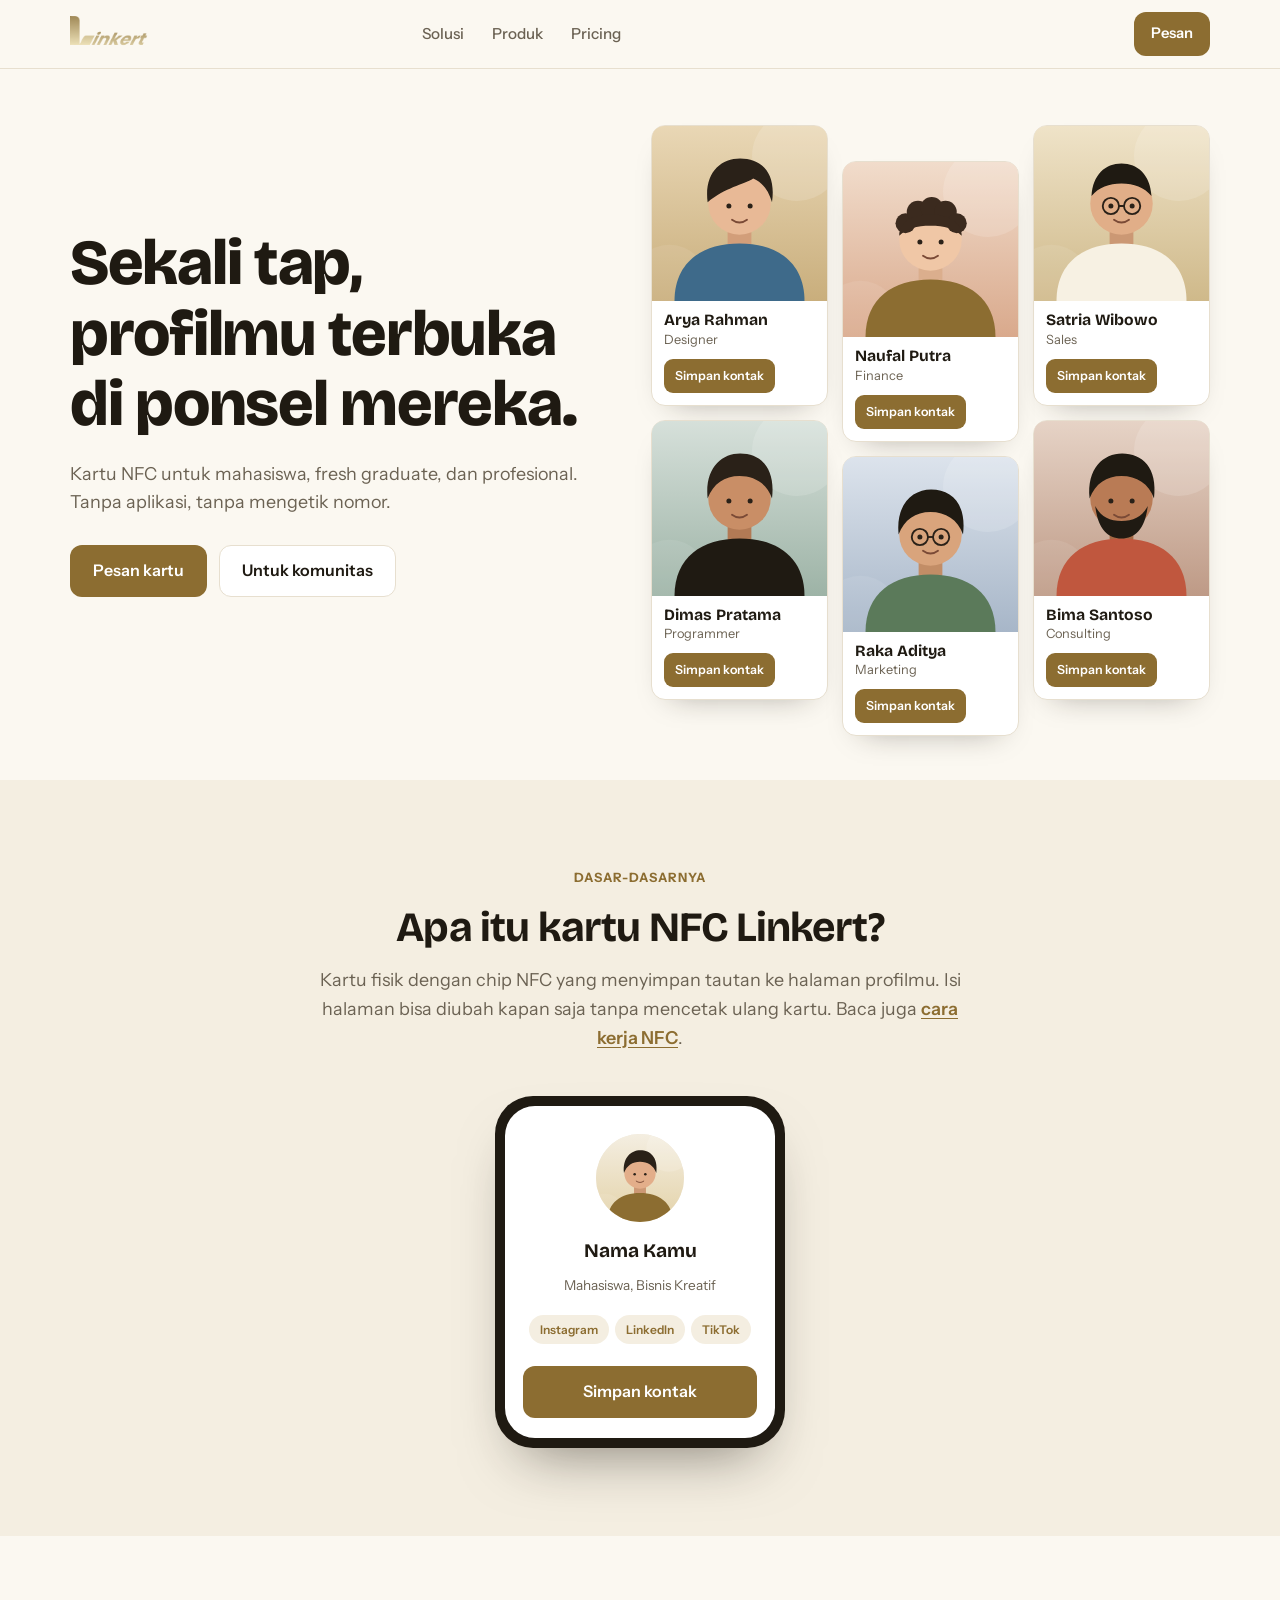
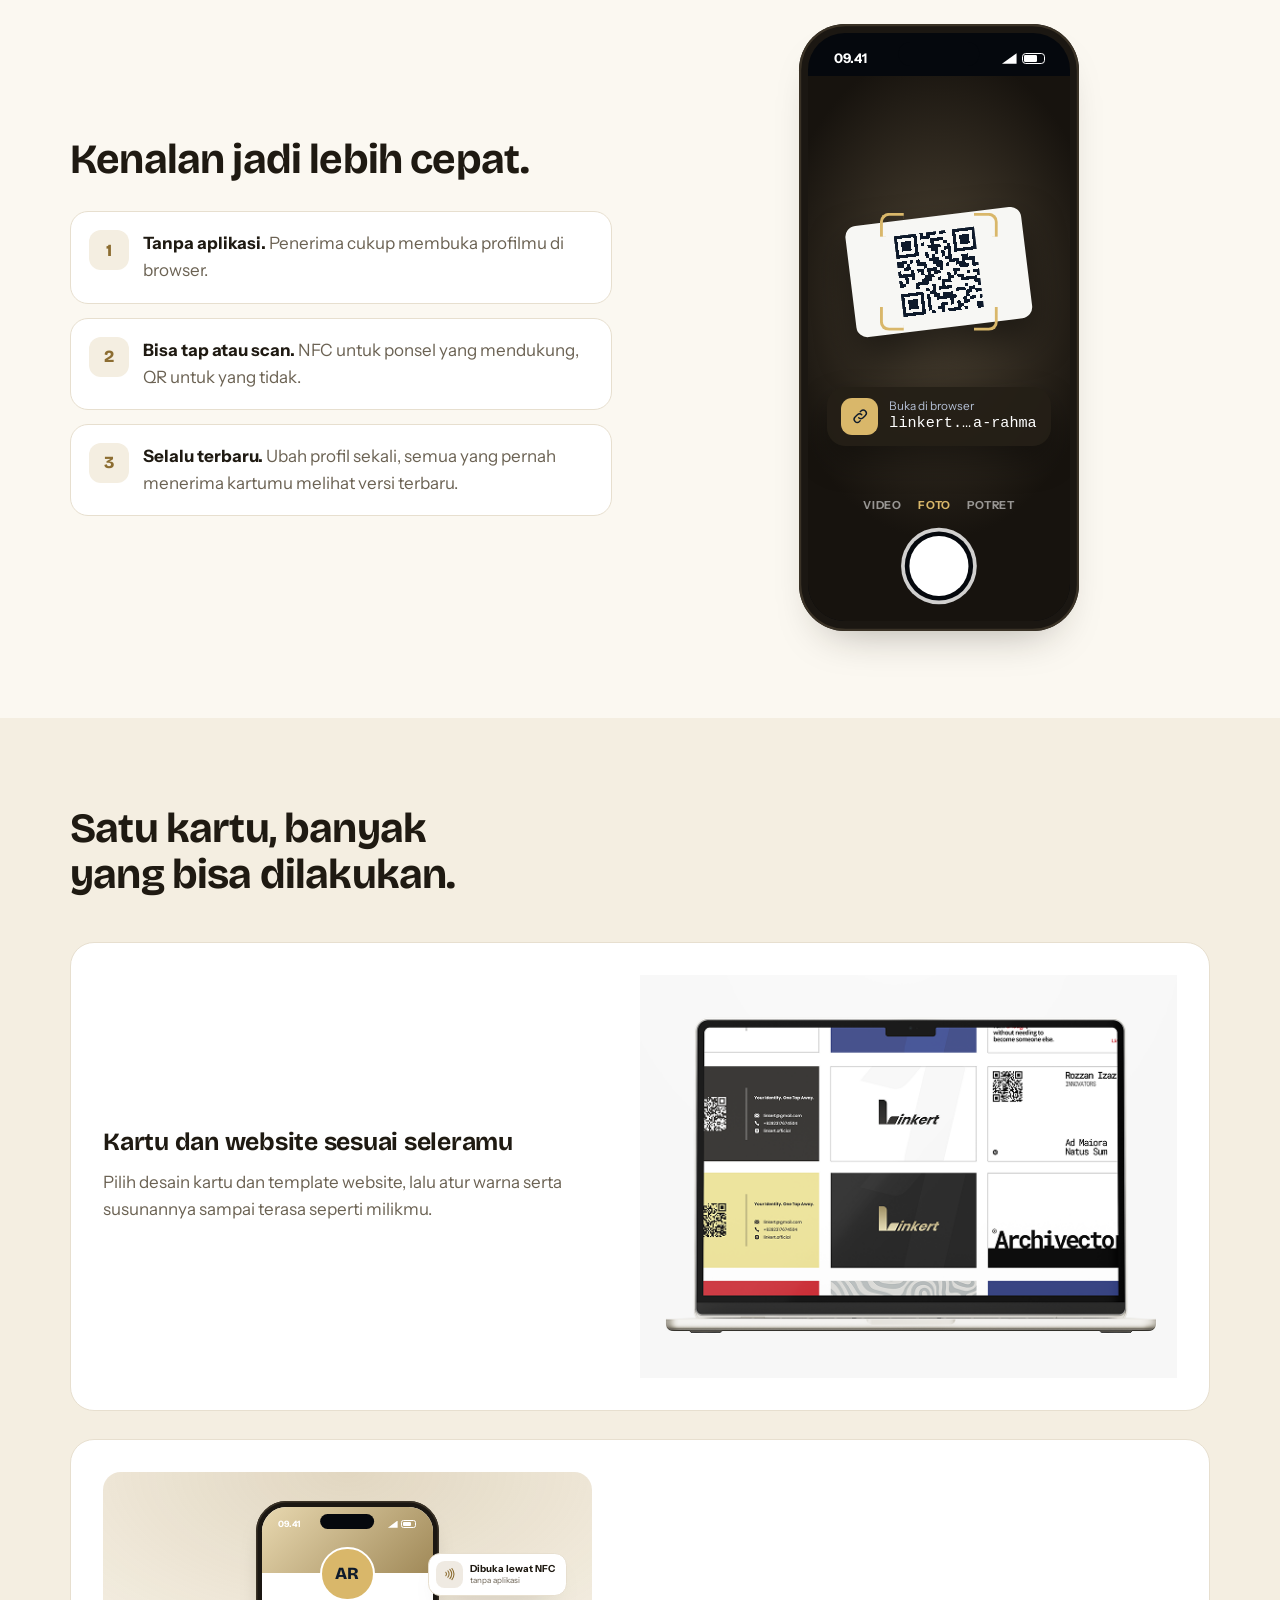
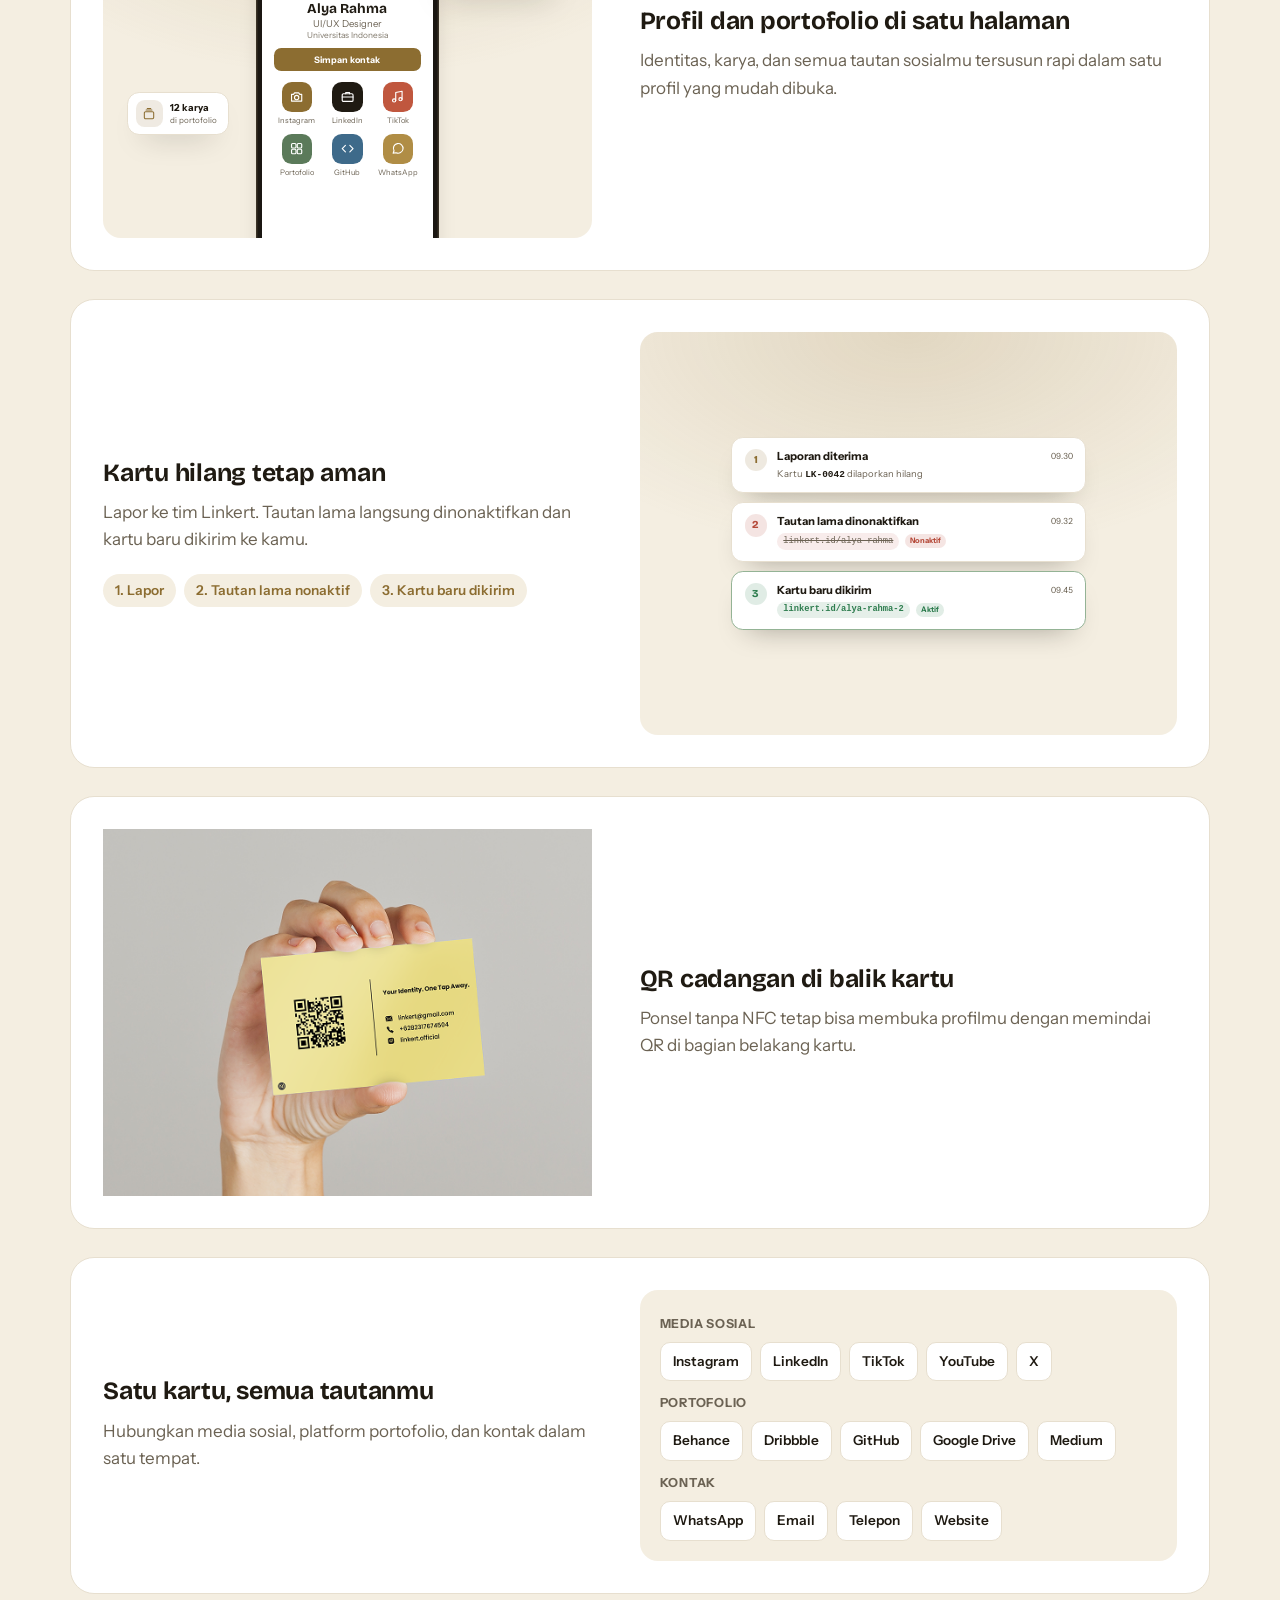
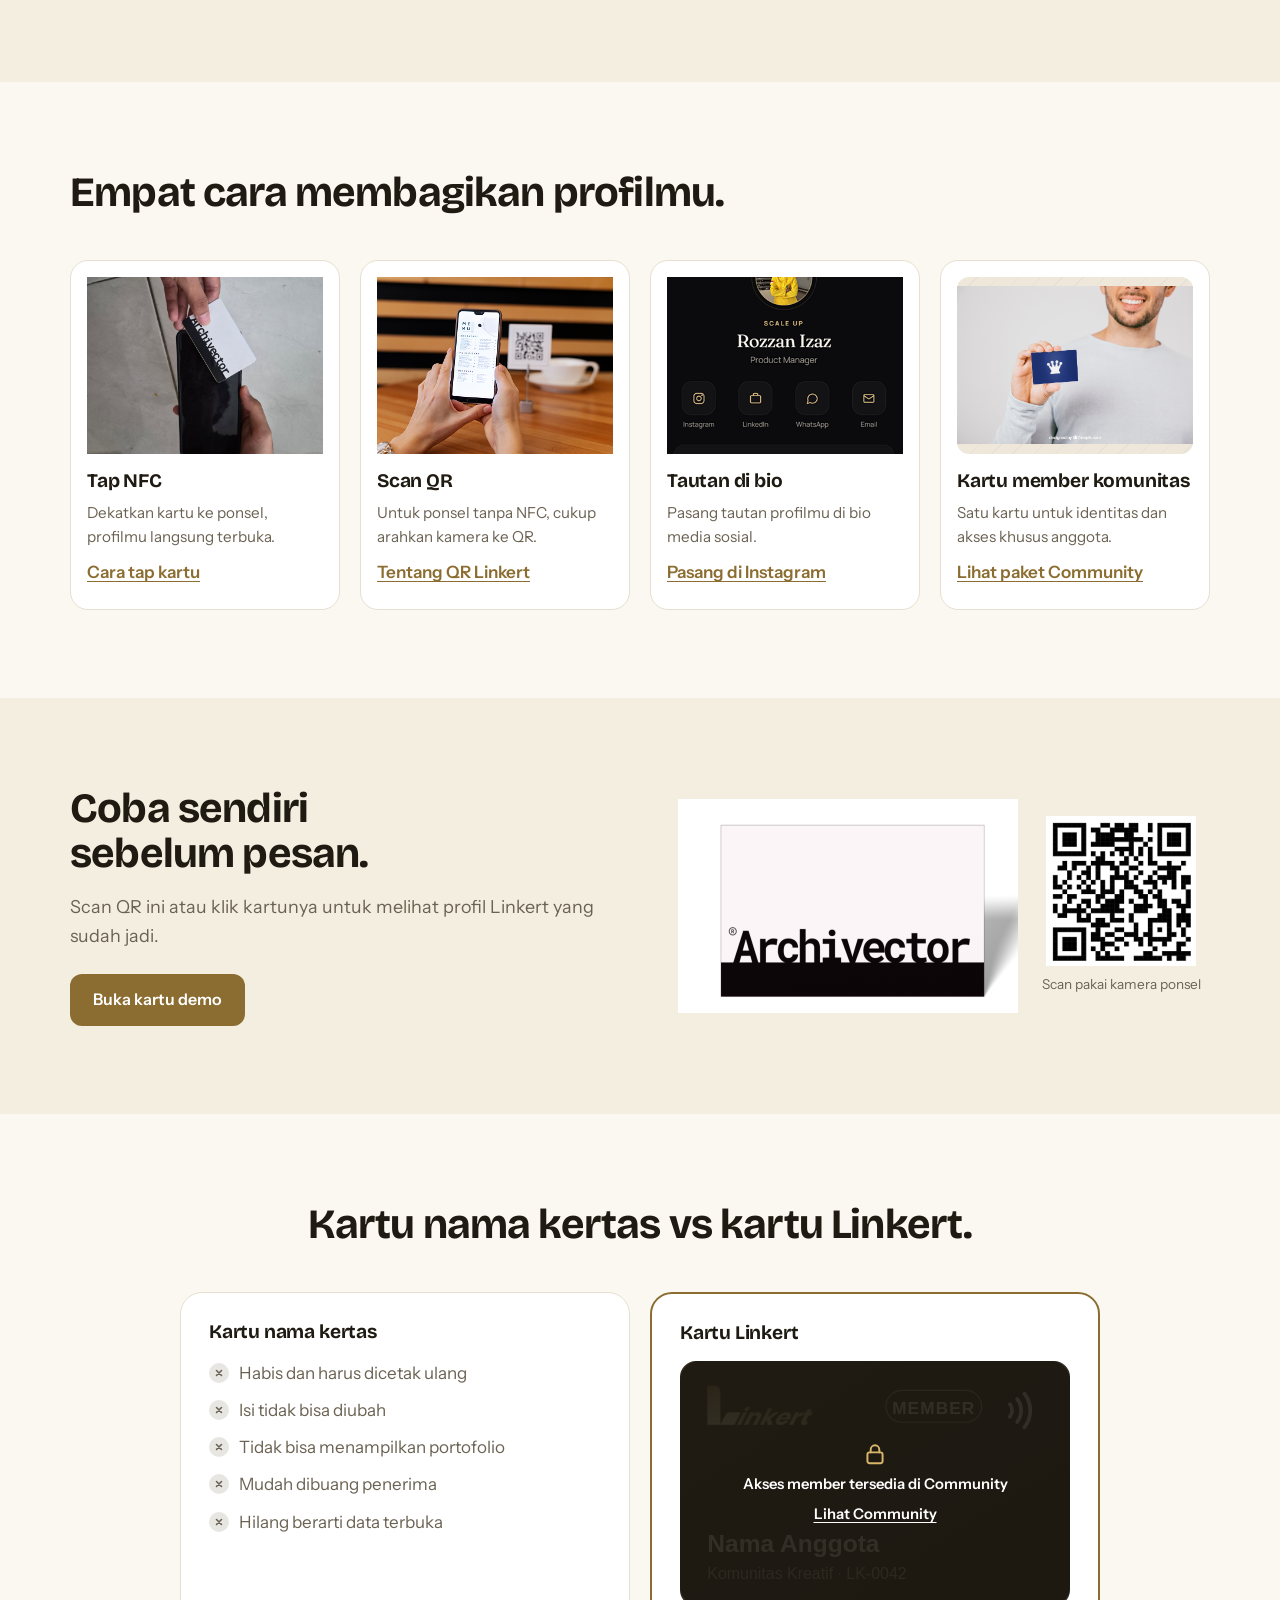
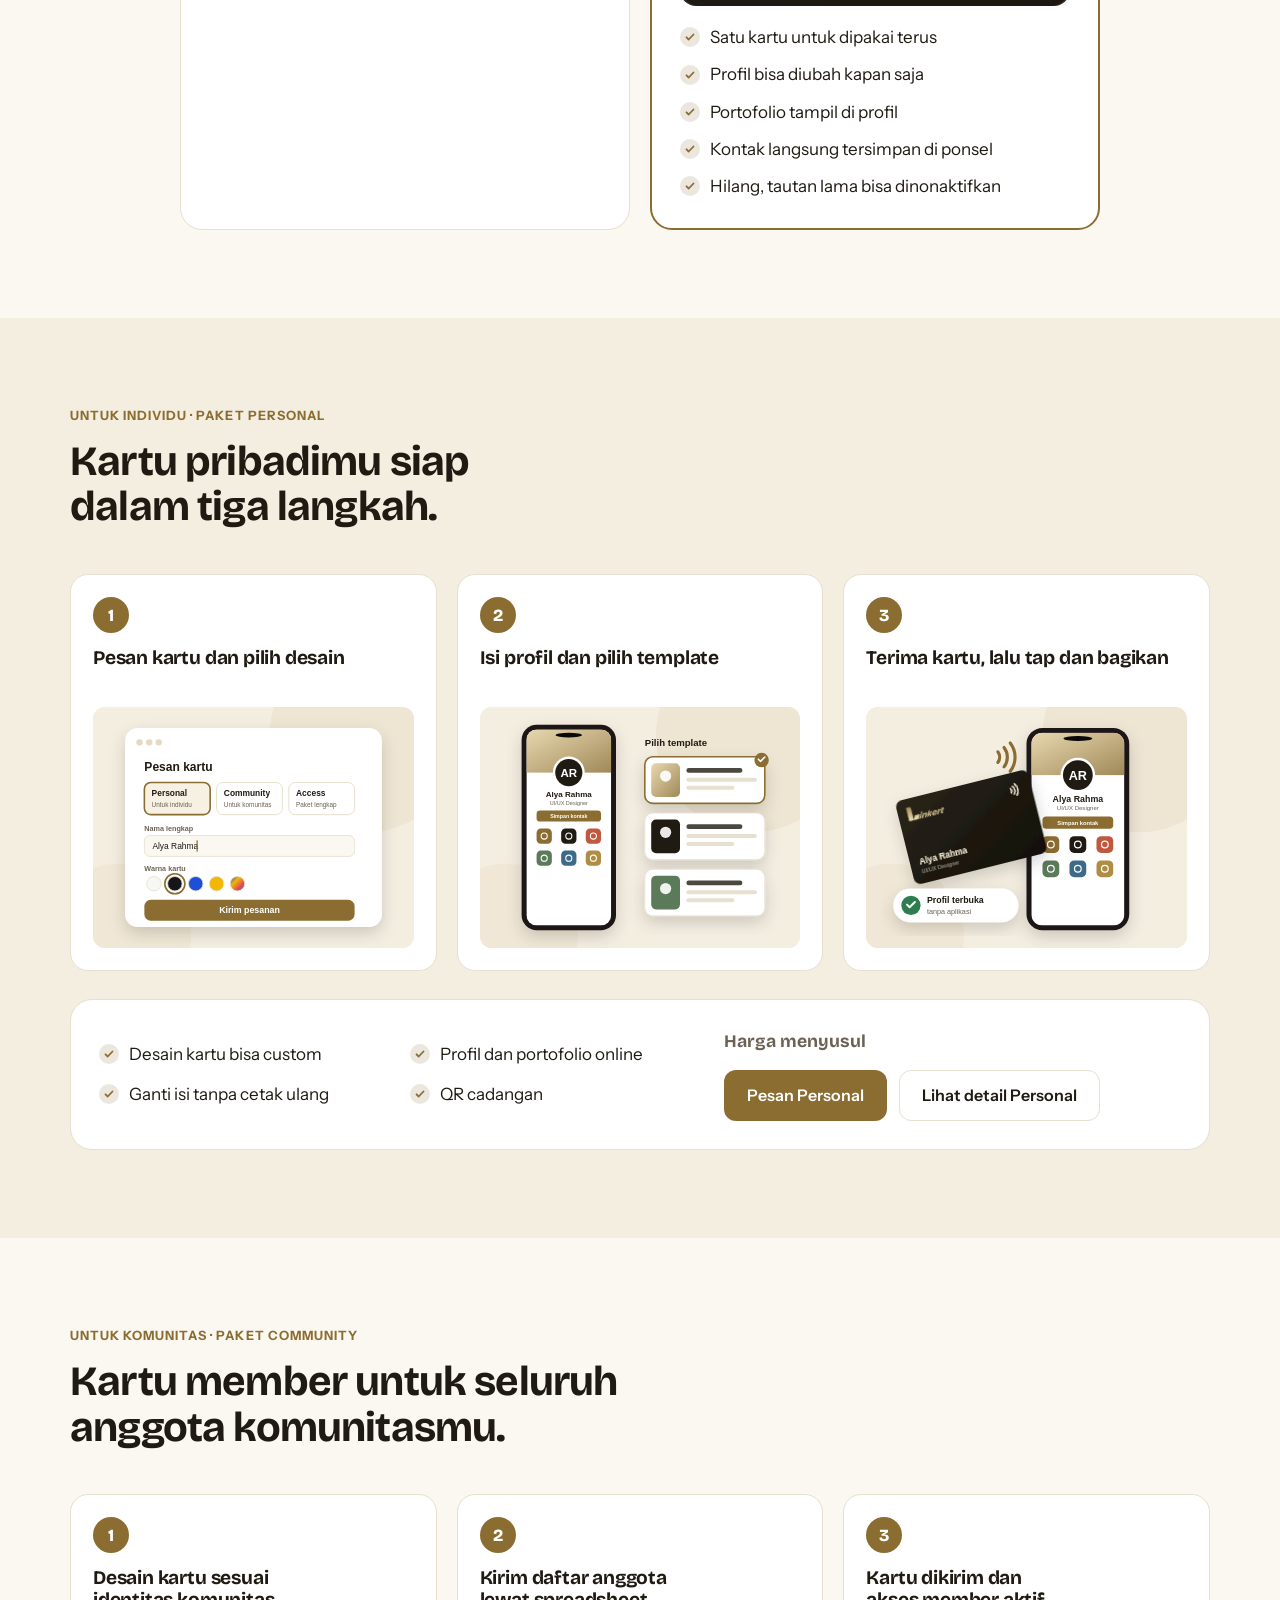
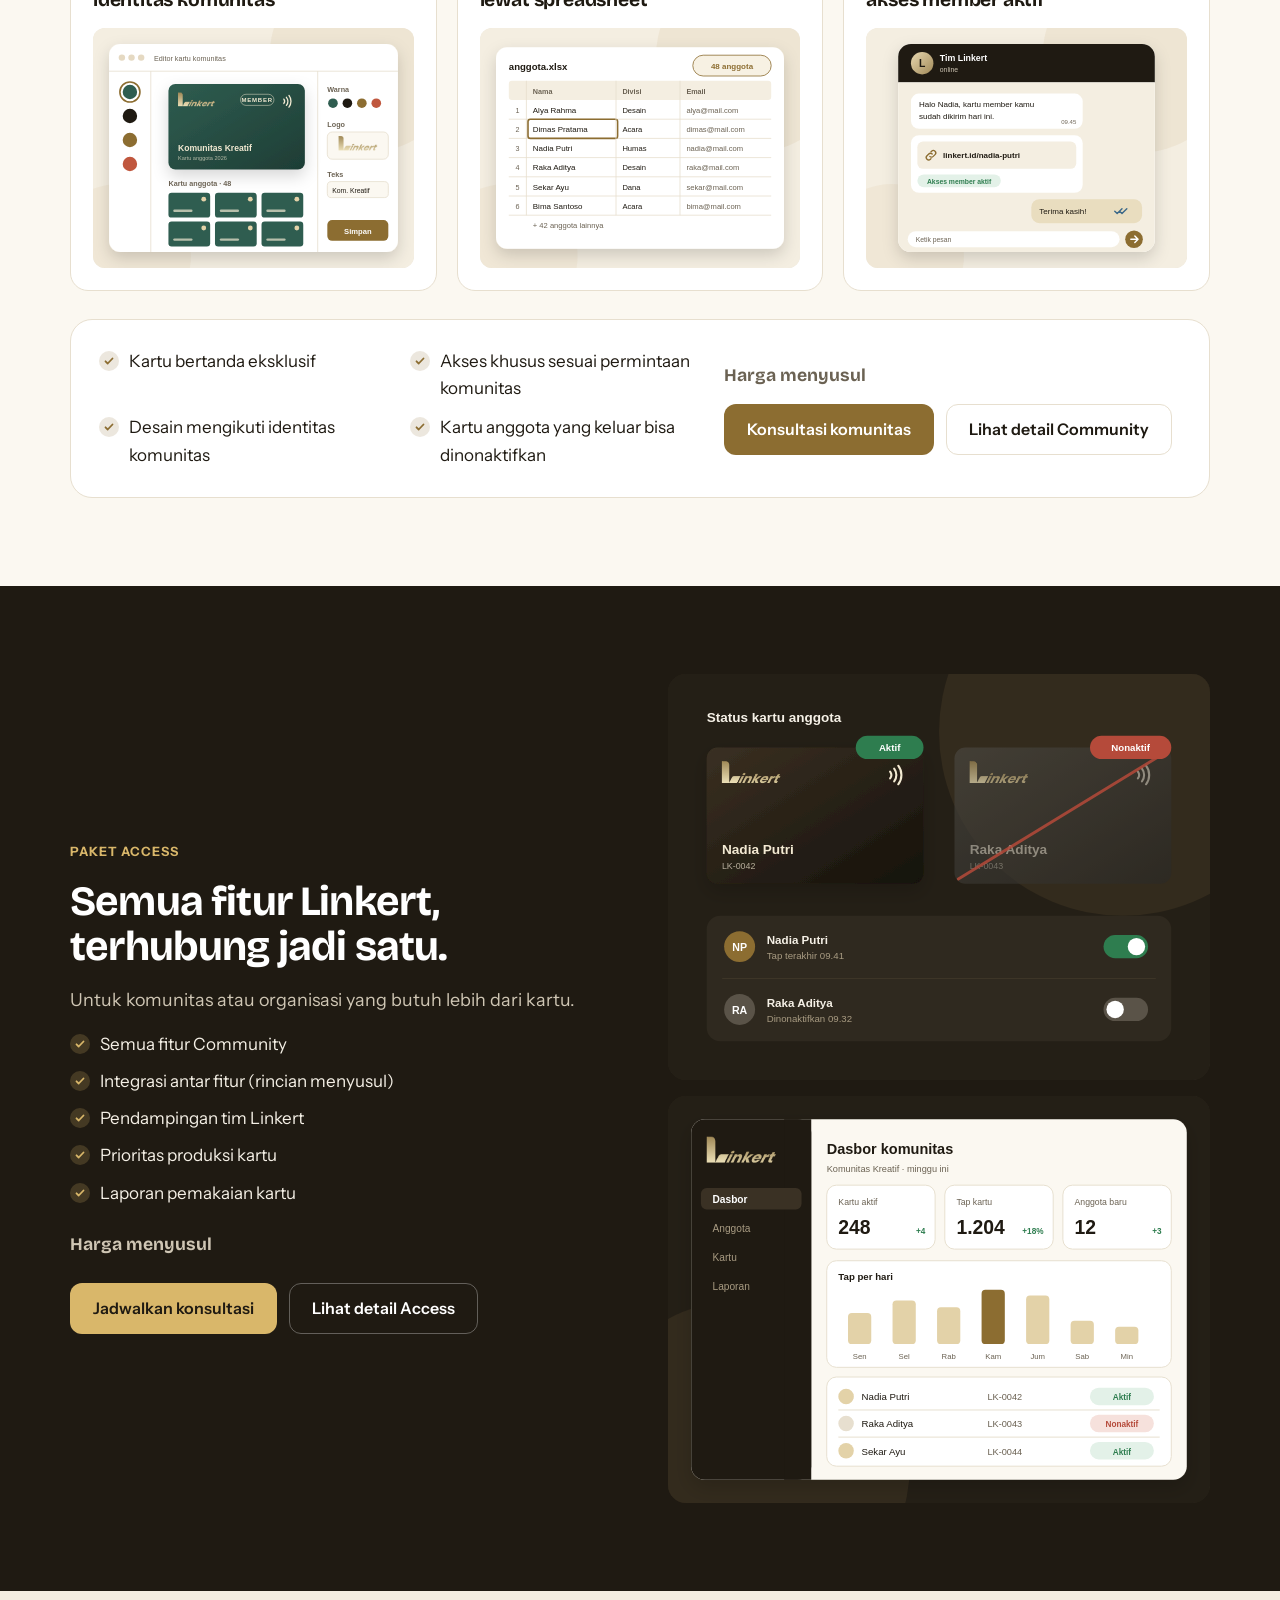
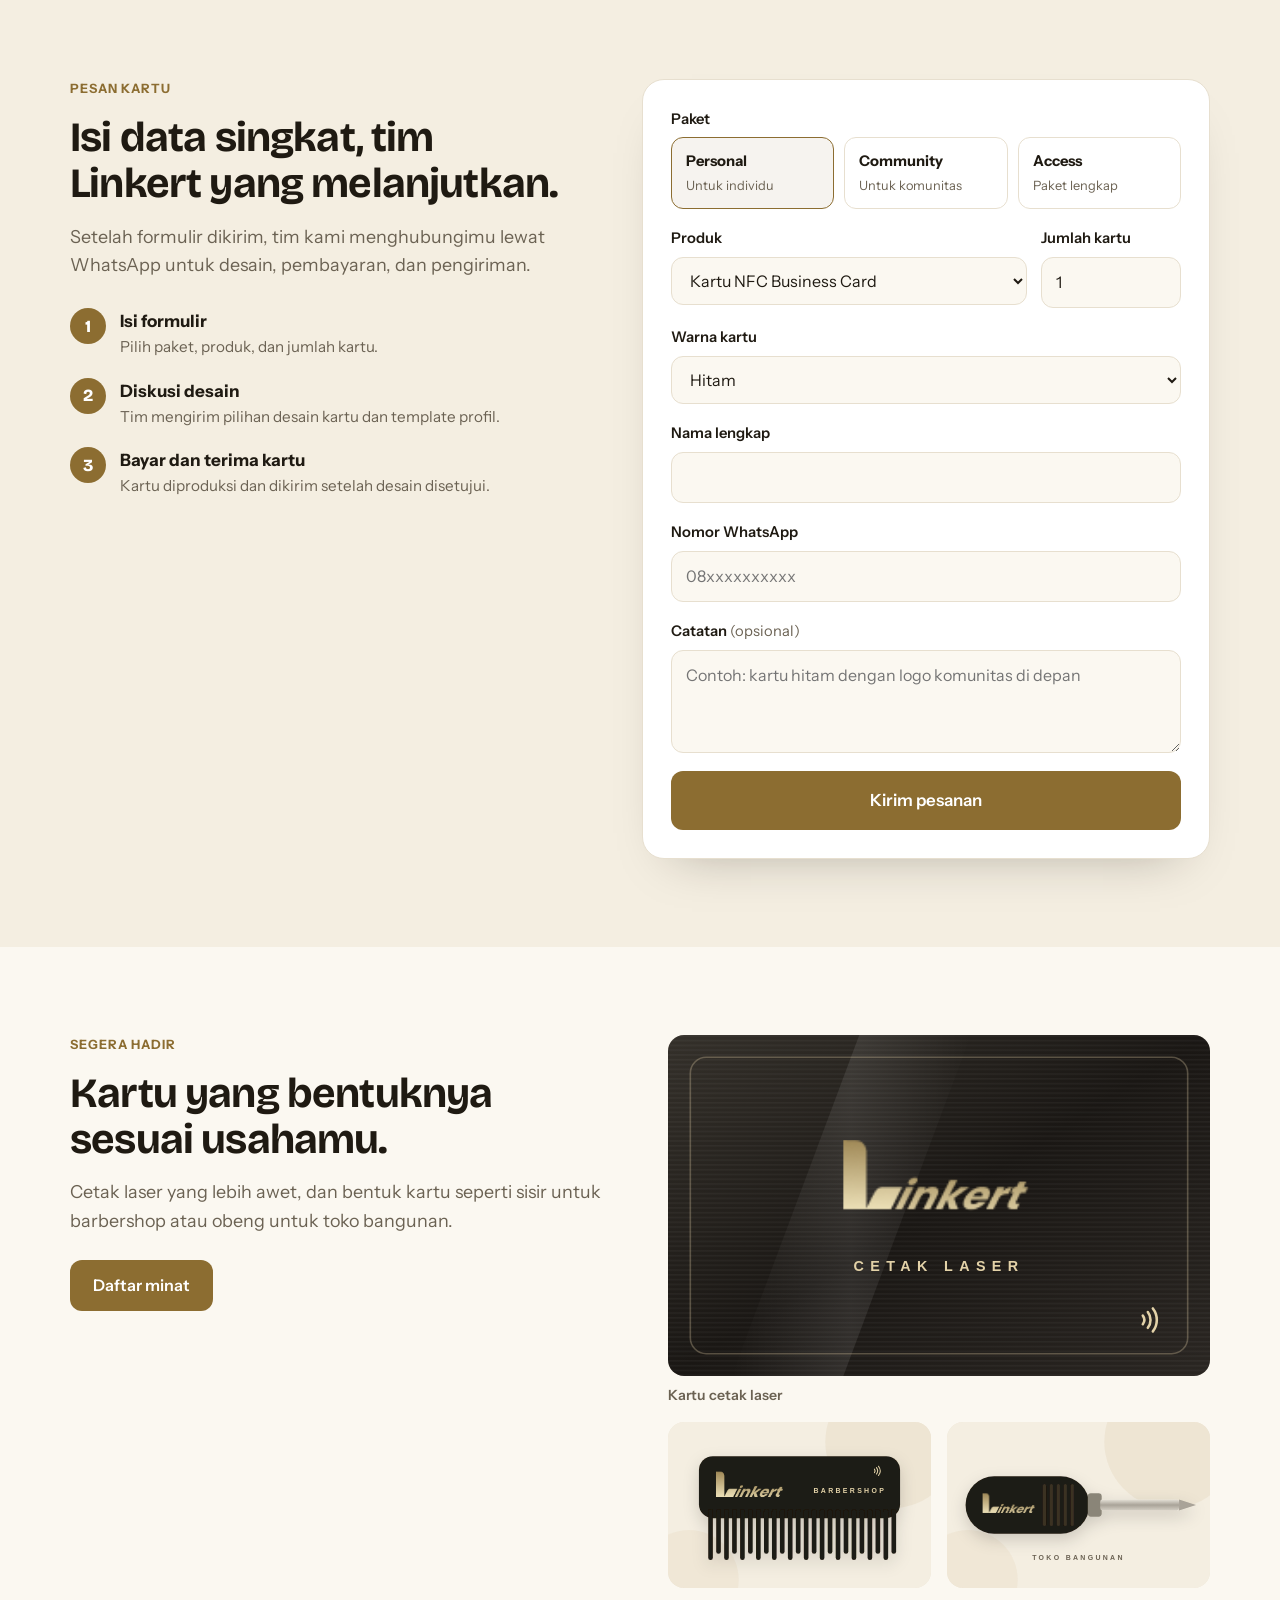
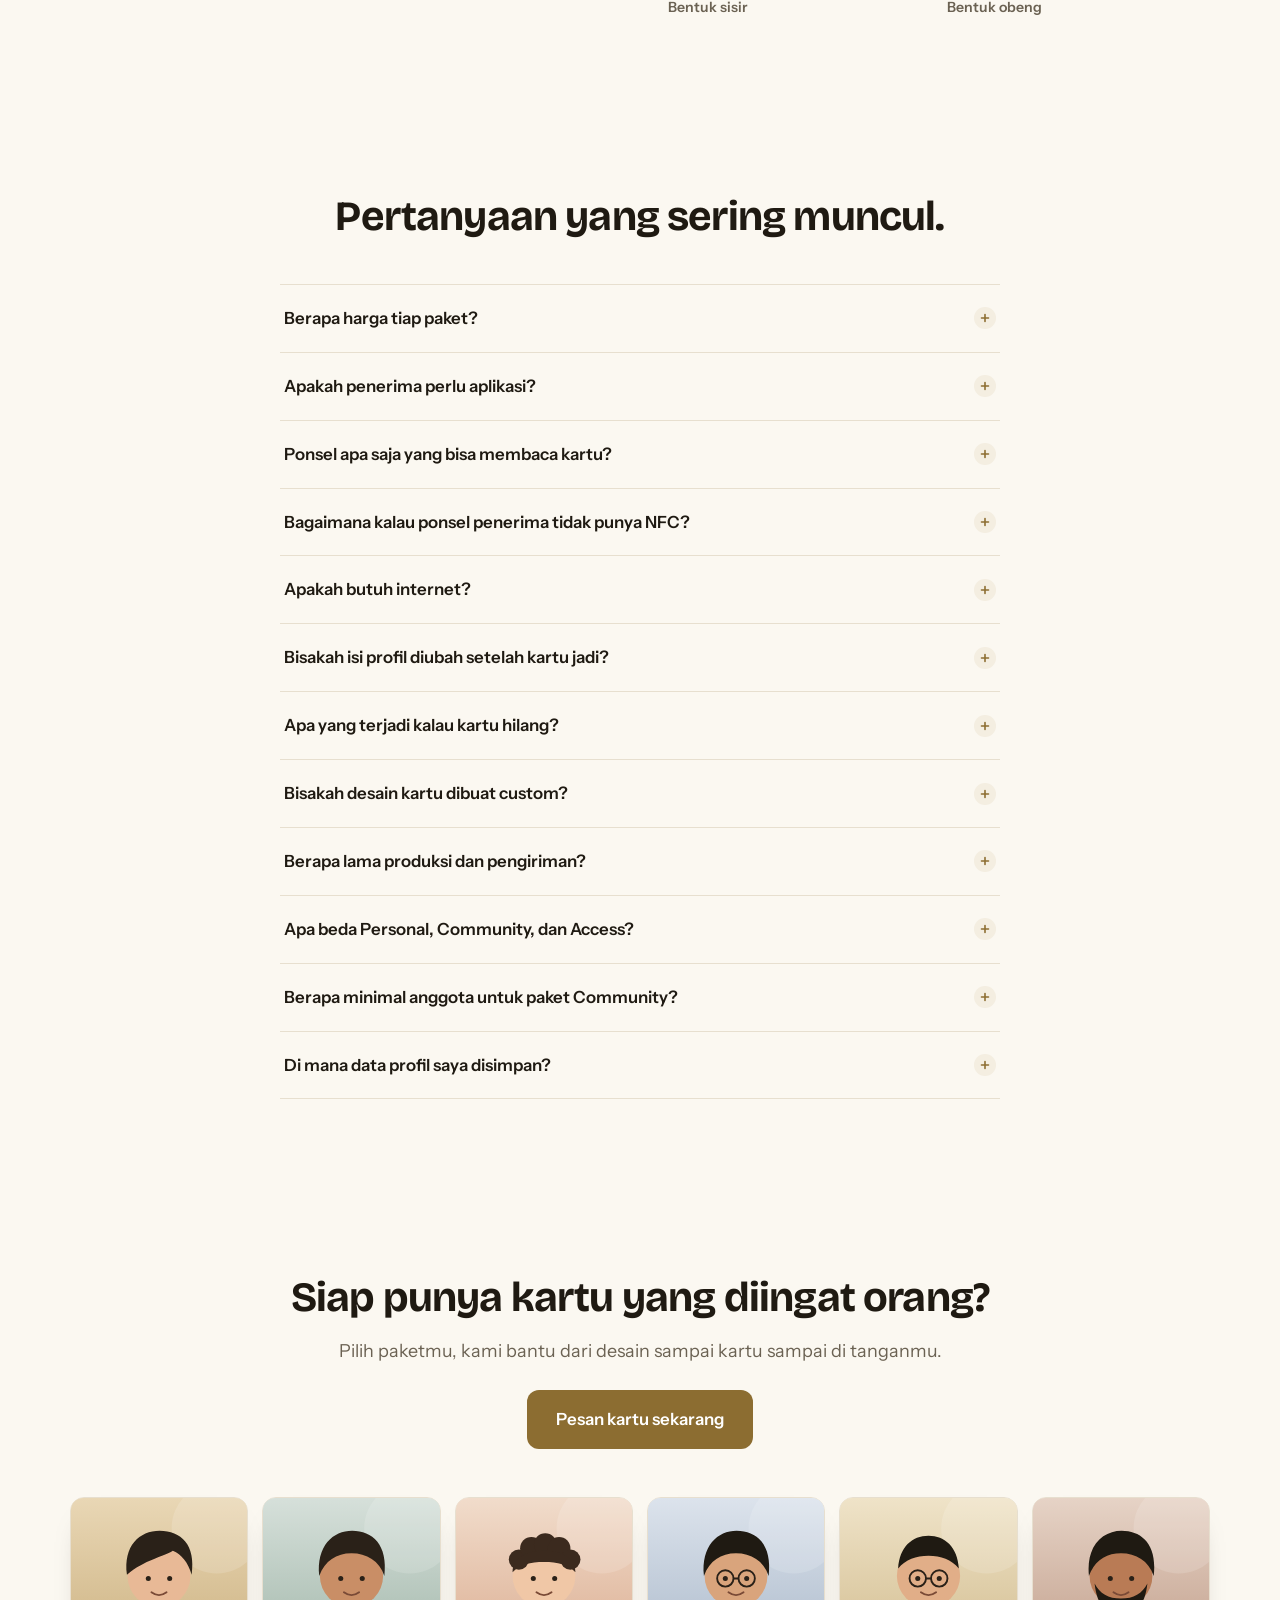
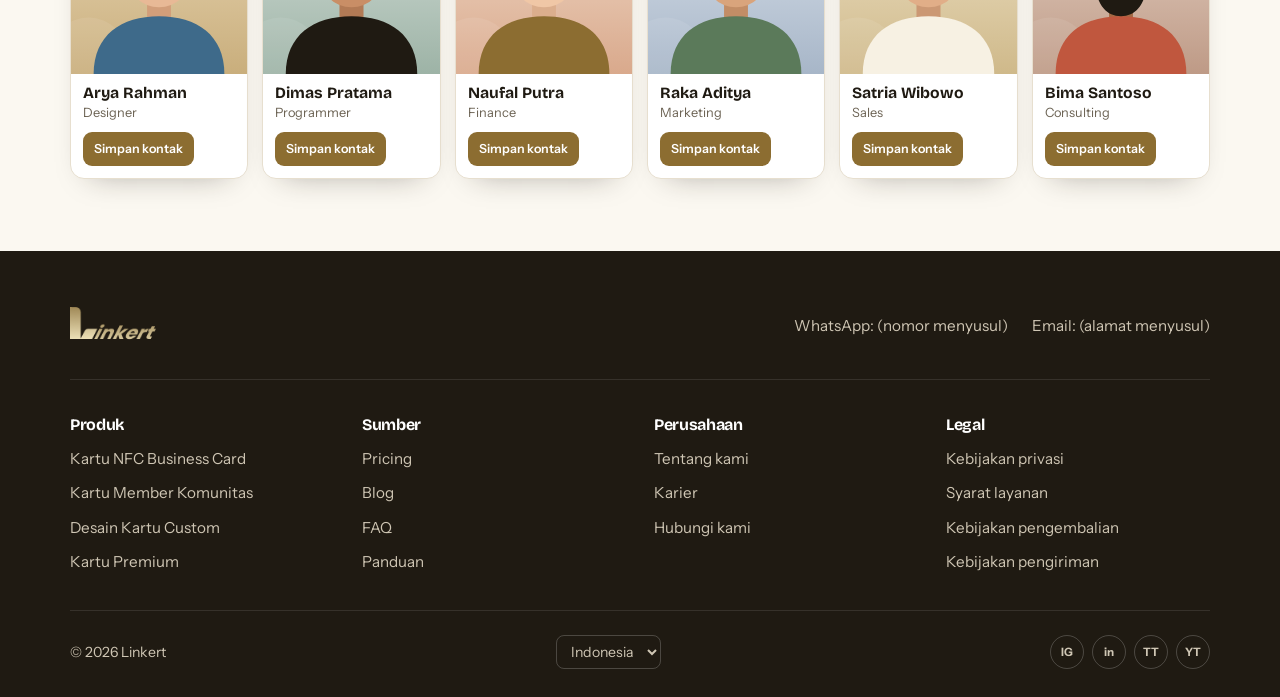
<file: index.html>
<!doctype html>
<html lang="id">
  <head>
    <meta charset="utf-8" />
    <meta name="viewport" content="width=device-width, initial-scale=1" />
    <title>Linkert | Kartu NFC untuk Profil dan Komunitas</title>
    <meta
      name="description"
      content="Kartu NFC untuk mahasiswa, fresh graduate, profesional, dan komunitas. Sekali tap, profil dan portofoliomu terbuka di ponsel lawan bicara."
    />
    <link rel="preconnect" href="https://fonts.googleapis.com" />
    <link rel="preconnect" href="https://fonts.gstatic.com" crossorigin />
    <link
      href="https://fonts.googleapis.com/css2?family=Bricolage+Grotesque:opsz,wght@12..96,600;12..96,700;12..96,800&family=Instrument+Sans:wght@400;500;600;700&display=swap"
      rel="stylesheet"
    />
    <link rel="stylesheet" href="style.css" />
    <link rel="stylesheet" href="mockups.css" />
  </head>
  <body>
    <!-- =========================================================
     1. NAVBAR
     ========================================================= -->
    <header class="nav" id="top">
      <div class="container nav__inner">
        <a href="#top" class="nav__logo" aria-label="Linkert, kembali ke atas">
          <img
            class="logo"
            src="img/logo 140x40.png"
            alt="Logo Linkert"
            width="111"
            height="50"
          />
        </a>

        <nav class="nav__menu" id="navMenu" aria-label="Menu utama">
          <a href="#paket" class="nav__link">Solusi</a>
          <a href="nfc-business-card.html" class="nav__link">Produk</a>
          <a href="pricing.html" class="nav__link">Pricing</a>
        </nav>

        <div class="nav__actions">
          <a href="#pesan" class="btn btn--primary btn--sm">Pesan</a>
          <button
            class="burger"
            id="burger"
            aria-label="Buka menu"
            aria-expanded="false"
            aria-controls="navMenu"
          >
            <span></span><span></span><span></span>
          </button>
        </div>
      </div>
    </header>

    <main>
      <!-- =========================================================
     2. HERO
     ========================================================= -->
      <section class="hero">
        <div class="container hero__grid">
          <div class="hero__copy">
            <h1>Sekali tap, profilmu terbuka di ponsel mereka.</h1>
            <p class="lead">
              Kartu NFC untuk mahasiswa, fresh graduate, dan profesional. Tanpa
              aplikasi, tanpa mengetik nomor.
            </p>
            <div class="btn-row">
              <a href="#pesan" class="btn btn--primary">Pesan kartu</a>
              <a href="#community" class="btn btn--ghost">Untuk komunitas</a>
            </div>
          </div>

          <div class="mosaic" aria-label="Contoh kartu profil">
            <div class="mosaic__col">
              <article class="pcard">
                <div class="ph ph--photo">
                  <img
                    class="fill"
                    src="img/gen/avatar-alya.svg"
                    alt=""
                    loading="lazy"
                    decoding="async"
                  />
                </div>
                <div class="pcard__body">
                  <strong>Arya Rahman</strong><span>Designer</span
                  ><button class="btn btn--primary btn--xs js-save">
                    Simpan kontak
                  </button>
                </div>
              </article>
              <article class="pcard">
                <div class="ph ph--photo">
                  <img
                    class="fill"
                    src="img/gen/avatar-dimas.svg"
                    alt=""
                    loading="lazy"
                    decoding="async"
                  />
                </div>
                <div class="pcard__body">
                  <strong>Dimas Pratama</strong
                  ><span>Programmer</span
                  ><button class="btn btn--primary btn--xs js-save">
                    Simpan kontak
                  </button>
                </div>
              </article>
            </div>
            <div class="mosaic__col mosaic__col--shift">
              <article class="pcard">
                <div class="ph ph--photo">
                  <img
                    class="fill"
                    src="img/gen/avatar-nadia.svg"
                    alt=""
                    loading="lazy"
                    decoding="async"
                  />
                </div>
                <div class="pcard__body">
                  <strong>Naufal Putra</strong><span>Finance</span
                  ><button class="btn btn--primary btn--xs js-save">
                    Simpan kontak
                  </button>
                </div>
              </article>
              <article class="pcard">
                <div class="ph ph--photo">
                  <img
                    class="fill"
                    src="img/gen/avatar-raka.svg"
                    alt=""
                    loading="lazy"
                    decoding="async"
                  />
                </div>
                <div class="pcard__body">
                  <strong>Raka Aditya</strong><span>Marketing</span
                  ><button class="btn btn--primary btn--xs js-save">
                    Simpan kontak
                  </button>
                </div>
              </article>
            </div>
            <div class="mosaic__col">
              <article class="pcard">
                <div class="ph ph--photo">
                  <img
                    class="fill"
                    src="img/gen/avatar-sekar.svg"
                    alt=""
                    loading="lazy"
                    decoding="async"
                  />
                </div>
                <div class="pcard__body">
                  <strong>Satria Wibowo</strong><span>Sales</span
                  ><button class="btn btn--primary btn--xs js-save">
                    Simpan kontak
                  </button>
                </div>
              </article>
              <article class="pcard">
                <div class="ph ph--photo">
                  <img
                    class="fill"
                    src="img/gen/avatar-bima.svg"
                    alt=""
                    loading="lazy"
                    decoding="async"
                  />
                </div>
                <div class="pcard__body">
                  <strong>Bima Santoso</strong><span>Consulting</span
                  ><button class="btn btn--primary btn--xs js-save">
                    Simpan kontak
                  </button>
                </div>
              </article>
            </div>
          </div>
        </div>
      </section>

      <!-- =========================================================
     3. STRIP LOGO (sembunyikan lewat CONFIG.showPartners di script.js
        sampai ada mitra yang memberi izin logonya dipakai)
     ========================================================= -->
      <section class="logos" id="partners" aria-label="Mitra komunitas">
        <p class="logos__caption">
          Dipakai oleh komunitas dan organisasi mahasiswa
        </p>
        <div class="marquee">
          <div class="marquee__track" id="marqueeTrack">
            <div class="ph ph--logo-sm">
              <span>IMG-08</span><small>Logo 1</small>
            </div>
            <div class="ph ph--logo-sm">
              <span>IMG-08</span><small>Logo 2</small>
            </div>
            <div class="ph ph--logo-sm">
              <span>IMG-08</span><small>Logo 3</small>
            </div>
            <div class="ph ph--logo-sm">
              <span>IMG-08</span><small>Logo 4</small>
            </div>
            <div class="ph ph--logo-sm">
              <span>IMG-08</span><small>Logo 5</small>
            </div>
            <div class="ph ph--logo-sm">
              <span>IMG-08</span><small>Logo 6</small>
            </div>
            <div class="ph ph--logo-sm">
              <span>IMG-08</span><small>Logo 7</small>
            </div>
            <div class="ph ph--logo-sm">
              <span>IMG-08</span><small>Logo 8</small>
            </div>
          </div>
        </div>
      </section>

      <!-- =========================================================
     5. APA ITU KARTU LINKERT
     ========================================================= -->
      <section class="section section--tint" id="basics">
        <div class="container center narrow">
          <p class="eyebrow">Dasar-dasarnya</p>
          <h2>Apa itu kartu NFC Linkert?</h2>
          <p class="lead">
            Kartu fisik dengan chip NFC yang menyimpan tautan ke halaman
            profilmu. Isi halaman bisa diubah kapan saja tanpa mencetak ulang
            kartu. Baca juga <a href="#" class="link">cara kerja NFC</a>.
          </p>

          <div class="phone phone--center">
            <div class="phone__screen">
              <div class="ph ph--avatar">
                <img
                  class="fill"
                  src="img/gen/avatar-you.svg"
                  alt=""
                  loading="lazy"
                  decoding="async"
                />
              </div>
              <strong class="phone__name">Nama Kamu</strong>
              <span class="phone__role">Mahasiswa, Bisnis Kreatif</span>
              <div class="chips">
                <span class="chip">Instagram</span>
                <span class="chip">LinkedIn</span>
                <span class="chip">TikTok</span>
              </div>
              <button class="btn btn--primary btn--block js-save">
                Simpan kontak
              </button>
            </div>
          </div>
        </div>
      </section>

      <!-- =========================================================
     6. TIGA KEUNGGULAN
     ========================================================= -->
      <section class="section">
        <div class="container split">
          <div>
            <h2>Kenalan jadi lebih cepat.</h2>
            <ol class="benefits">
              <li>
                <span
                  ><strong>Tanpa aplikasi.</strong> Penerima cukup membuka
                  profilmu di browser.</span
                >
              </li>
              <li>
                <span
                  ><strong>Bisa tap atau scan.</strong> NFC untuk ponsel yang
                  mendukung, QR untuk yang tidak.</span
                >
              </li>
              <li>
                <span
                  ><strong>Selalu terbaru.</strong> Ubah profil sekali, semua
                  yang pernah menerima kartumu melihat versi terbaru.</span
                >
              </li>
            </ol>
          </div>
          <div class="tap-stage">
            <span class="ripple" aria-hidden="true"></span>
            <span class="ripple ripple--2" aria-hidden="true"></span>
            <!-- IMG-11: dibuat oleh mockups.js -->
            <div class="mk-solo" data-mockup="qr-phone"></div>
          </div>
        </div>
      </section>

      <!-- =========================================================
     7. GRID FITUR (5 blok, teks-visual bergantian)
     ========================================================= -->
      <section class="section section--tint" id="fitur">
        <div class="container">
          <div class="section-head">
            <h2>Satu kartu, banyak yang bisa dilakukan.</h2>
          </div>

          <div class="features">
            <article class="feature">
              <div class="feature__text">
                <h3>Kartu dan website sesuai seleramu</h3>
                <p>
                  Pilih desain kartu dan template website, lalu atur warna serta
                  susunannya sampai terasa seperti milikmu.
                </p>
              </div>
              <div class="ph ph--feature">
                <img
                  src="img/mockup_screen.png"
                  alt="IMG-12"
                  loading="lazy"
                  decoding="async"
                />
              </div>
            </article>

            <article class="feature">
              <div class="feature__text">
                <h3>Profil dan portofolio di satu halaman</h3>
                <p>
                  Identitas, karya, dan semua tautan sosialmu tersusun rapi
                  dalam satu profil yang mudah dibuka.
                </p>
              </div>
              <!-- IMG-13: dibuat oleh mockups.js -->
              <div class="mk" data-mockup="profile"></div>
            </article>

            <article class="feature">
              <div class="feature__text">
                <h3>Kartu hilang tetap aman</h3>
                <p>
                  Lapor ke tim Linkert. Tautan lama langsung dinonaktifkan dan
                  kartu baru dikirim ke kamu.
                </p>
                <ol class="flow">
                  <li>Lapor</li>
                  <li>Tautan lama nonaktif</li>
                  <li>Kartu baru dikirim</li>
                </ol>
              </div>
              <!-- IMG-14: dibuat oleh mockups.js -->
              <div class="mk" data-mockup="lost-flow"></div>
            </article>

            <article class="feature">
              <div class="feature__text">
                <h3>QR cadangan di balik kartu</h3>
                <p>
                  Ponsel tanpa NFC tetap bisa membuka profilmu dengan memindai
                  QR di bagian belakang kartu.
                </p>
              </div>
              <div class="ph ph--feature">
                <img
                  src="img/mockup_blkgn _linkert 1.png"
                  alt="IMG-15"
                  loading="lazy"
                  decoding="async"
                />
              </div>
            </article>

            <article class="feature">
              <div class="feature__text">
                <h3>Satu kartu, semua tautanmu</h3>
                <p>
                  Hubungkan media sosial, platform portofolio, dan kontak dalam
                  satu tempat.
                </p>
              </div>
              <div class="tiles">
                <p class="tiles__label">Media sosial</p>
                <div class="tiles__row">
                  <span>Instagram</span><span>LinkedIn</span><span>TikTok</span
                  ><span>YouTube</span><span>X</span>
                </div>
                <p class="tiles__label">Portofolio</p>
                <div class="tiles__row">
                  <span>Behance</span><span>Dribbble</span><span>GitHub</span
                  ><span>Google Drive</span><span>Medium</span>
                </div>
                <p class="tiles__label">Kontak</p>
                <div class="tiles__row">
                  <span>WhatsApp</span><span>Email</span><span>Telepon</span
                  ><span>Website</span>
                </div>
              </div>
            </article>
          </div>
        </div>
      </section>

      <!-- =========================================================
     8. EMPAT CARA PAKAI KARTU
     ========================================================= -->
      <section class="section">
        <div class="container">
          <div class="section-head">
            <h2>Empat cara membagikan profilmu.</h2>
          </div>
          <div class="grid-4">
            <article class="way">
              <div class="ph ph--way">
                <img
                  src="img/tap_nfc.jpg"
                  loading="lazy"
                  decoding="async"
                  alt="IMG-17"
                />
              </div>
              <h3>Tap NFC</h3>
              <p>Dekatkan kartu ke ponsel, profilmu langsung terbuka.</p>
              <a href="#" class="link">Cara tap kartu</a>
            </article>
            <article class="way">
              <div class="ph ph--way">
                <img
                  src="img/person-scanning-qr-code 1.png"
                  alt="IMG-18"
                  loading="lazy"
                  decoding="async"
                />
              </div>
              <h3>Scan QR</h3>
              <p>Untuk ponsel tanpa NFC, cukup arahkan kamera ke QR.</p>
              <a href="#" class="link">Tentang QR Linkert</a>
            </article>
            <article class="way">
              <div class="ph ph--way">
                <img
                  src="img/image 55.png"
                  alt="IMG-19"
                  loading="lazy"
                  decoding="async"
                />
              </div>
              <h3>Tautan di bio</h3>
              <p>Pasang tautan profilmu di bio media sosial.</p>
              <a href="#" class="link">Pasang di Instagram</a>
            </article>
            <article class="way">
              <div class="ph ph--way">
                <img
                  src="img/mockup_community.png"
                  alt="IMG-20"
                  loading="lazy"
                  decoding="async"
                />
              </div>
              <h3>Kartu member komunitas</h3>
              <p>Satu kartu untuk identitas dan akses khusus anggota.</p>
              <a href="#community" class="link">Lihat paket Community</a>
            </article>
          </div>
        </div>
      </section>

      <!-- =========================================================
     9. KARTU DEMO
     ========================================================= -->
      <section class="section section--tint">
        <div class="container split">
          <div>
            <h2>Coba sendiri sebelum pesan.</h2>
            <p class="lead">
              Scan QR ini atau klik kartunya untuk melihat profil Linkert yang
              sudah jadi.
            </p>
            <div class="btn-row">
              <a href="#" class="btn btn--primary">Buka kartu demo</a>
            </div>
          </div>
          <div class="demo">
            <!-- <a
              href="#"
              class="ph ph--card demo__card"
              aria-label="Buka kartu demo"
              ><span>IMG-21</span
              ><small>Pratinjau kartu demo 340 × 214</small></a
            > -->
            <img
              src="img/demo_card.png"
              width="340"
              height="214"
              loading="lazy"
              decoding="async"
              alt="IMG-21"
            />
            <figure class="demo__qr">
              <div class="ph ph--qr">
                <img
                  src="img/linkert_qr_code.png"
                  alt="IMG-22"
                  loading="lazy"
                  decoding="async"
                />
              </div>
              <figcaption>Scan pakai kamera ponsel</figcaption>
            </figure>
          </div>
        </div>
      </section>

      <!-- =========================================================
     10. LINKERT VS KARTU NAMA KERTAS
     ========================================================= -->
      <section class="section">
        <div class="container">
          <div class="section-head center">
            <h2>Kartu nama kertas vs kartu Linkert.</h2>
          </div>
          <div class="compare">
            <div class="compare__col">
              <h3>Kartu nama kertas</h3>
              <ul class="checklist checklist--no">
                <li>Habis dan harus dicetak ulang</li>
                <li>Isi tidak bisa diubah</li>
                <li>Tidak bisa menampilkan portofolio</li>
                <li>Mudah dibuang penerima</li>
                <li>Hilang berarti data terbuka</li>
              </ul>
            </div>
            <div class="compare__col compare__col--win">
              <h3>Kartu Linkert</h3>
              <div class="locked">
                <div class="ph ph--card">
                  <img
                    class="fill"
                    src="img/gen/card-member.svg"
                    alt="Kartu member Linkert"
                    loading="lazy"
                    decoding="async"
                  />
                </div>
                <div class="locked__overlay">
                  <svg viewBox="0 0 24 24" aria-hidden="true">
                    <rect x="5" y="10.5" width="14" height="10" rx="2" />
                    <path d="M8 10.5V8a4 4 0 0 1 8 0v2.5" />
                  </svg>
                  <span>Akses member tersedia di Community</span>
                  <a href="#community" class="link link--light"
                    >Lihat Community</a
                  >
                </div>
              </div>
              <ul class="checklist checklist--yes">
                <li>Satu kartu untuk dipakai terus</li>
                <li>Profil bisa diubah kapan saja</li>
                <li>Portofolio tampil di profil</li>
                <li>Kontak langsung tersimpan di ponsel</li>
                <li>Hilang, tautan lama bisa dinonaktifkan</li>
              </ul>
            </div>
          </div>
        </div>
      </section>

      <!-- =========================================================
     11. PERSONAL: UNTUK INDIVIDU
     ========================================================= -->
      <section class="section section--tint" id="paket">
        <div class="container" id="personal">
          <div class="section-head">
            <p class="eyebrow">Untuk individu · Paket Personal</p>
            <h2>Kartu pribadimu siap dalam tiga langkah.</h2>
          </div>
          <ol class="steps">
            <li class="step">
              <span class="step__num">1</span>
              <h3>Pesan kartu dan pilih desain</h3>
              <div class="ph ph--way">
                <img
                  class="fill"
                  src="img/gen/step-order-form.svg"
                  alt="Formulir pesan kartu"
                  loading="lazy"
                  decoding="async"
                />
              </div>
            </li>
            <li class="step">
              <span class="step__num">2</span>
              <h3>Isi profil dan pilih template</h3>
              <div class="ph ph--way">
                <img
                  class="fill"
                  src="img/gen/step-profile.svg"
                  alt="Profil di ponsel dan pilihan template"
                  loading="lazy"
                  decoding="async"
                />
              </div>
            </li>
            <li class="step">
              <span class="step__num">3</span>
              <h3>Terima kartu, lalu tap dan bagikan</h3>
              <div class="ph ph--way">
                <img
                  class="fill"
                  src="img/gen/step-tap.svg"
                  alt="Kartu di-tap ke ponsel dan profil terbuka"
                  loading="lazy"
                  decoding="async"
                />
              </div>
            </li>
          </ol>
          <div class="plan-foot">
            <ul class="checklist checklist--yes checklist--2col">
              <li>Desain kartu bisa custom</li>
              <li>Profil dan portofolio online</li>
              <li>Ganti isi tanpa cetak ulang</li>
              <li>QR cadangan</li>
            </ul>
            <div class="plan-foot__cta">
              <p class="price">Harga menyusul</p>
              <div class="btn-row">
                <a href="#pesan" class="btn btn--primary" data-plan="personal"
                  >Pesan Personal</a
                >
                <a href="pricing.html" class="btn btn--ghost"
                  >Lihat detail Personal</a
                >
              </div>
            </div>
          </div>
        </div>
      </section>

      <!-- =========================================================
     12. COMMUNITY: UNTUK KOMUNITAS
     ========================================================= -->
      <section class="section" id="community">
        <div class="container">
          <div class="section-head">
            <p class="eyebrow">Untuk komunitas · Paket Community</p>
            <h2>Kartu member untuk seluruh anggota komunitasmu.</h2>
          </div>
          <ol class="steps">
            <li class="step">
              <span class="step__num">1</span>
              <h3>Desain kartu sesuai identitas komunitas</h3>
              <div class="ph ph--way">
                <img
                  class="fill"
                  src="img/gen/step-community-design.svg"
                  alt="Editor desain kartu komunitas"
                  loading="lazy"
                  decoding="async"
                />
              </div>
            </li>
            <li class="step">
              <span class="step__num">2</span>
              <h3>Kirim daftar anggota lewat spreadsheet</h3>
              <div class="ph ph--way">
                <img
                  class="fill"
                  src="img/gen/step-member-list.svg"
                  alt="Daftar anggota di spreadsheet"
                  loading="lazy"
                  decoding="async"
                />
              </div>
            </li>
            <li class="step">
              <span class="step__num">3</span>
              <h3>Kartu dikirim dan akses member aktif</h3>
              <div class="ph ph--way">
                <img
                  class="fill"
                  src="img/gen/step-message.svg"
                  alt="Pesan bahwa kartu sudah dikirim dan akses member aktif"
                  loading="lazy"
                  decoding="async"
                />
              </div>
            </li>
          </ol>
          <div class="plan-foot">
            <ul class="checklist checklist--yes checklist--2col">
              <li>Kartu bertanda eksklusif</li>
              <li>Akses khusus sesuai permintaan komunitas</li>
              <li>Desain mengikuti identitas komunitas</li>
              <li>Kartu anggota yang keluar bisa dinonaktifkan</li>
            </ul>
            <div class="plan-foot__cta">
              <p class="price">Harga menyusul</p>
              <div class="btn-row">
                <a href="#pesan" class="btn btn--primary" data-plan="community"
                  >Konsultasi komunitas</a
                >
                <a href="pricing.html" class="btn btn--ghost"
                  >Lihat detail Community</a
                >
              </div>
            </div>
          </div>
        </div>
      </section>

      <!-- =========================================================
     13. ACCESS: PAKET LENGKAP
     ========================================================= -->
      <section class="section section--dark" id="access">
        <div class="container split">
          <div>
            <p class="eyebrow eyebrow--light">Paket Access</p>
            <h2>Semua fitur Linkert, terhubung jadi satu.</h2>
            <p class="lead">
              Untuk komunitas atau organisasi yang butuh lebih dari kartu.
            </p>
            <ul class="checklist checklist--yes checklist--light">
              <li>Semua fitur Community</li>
              <li>Integrasi antar fitur (rincian menyusul)</li>
              <li>Pendampingan tim Linkert</li>
              <li>Prioritas produksi kartu</li>
              <li>Laporan pemakaian kartu</li>
            </ul>
            <p class="price price--light">Harga menyusul</p>
            <div class="btn-row">
              <a href="#pesan" class="btn btn--signal" data-plan="access"
                >Jadwalkan konsultasi</a
              >
              <a href="pricing.html" class="btn btn--ghost-light"
                >Lihat detail Access</a
              >
            </div>
          </div>
          <div class="stack">
            <div class="ph ph--feature ph--dark">
              <img
                class="fill"
                src="img/gen/access-cards.svg"
                alt="Kartu anggota aktif dan nonaktif"
                loading="lazy"
                decoding="async"
              />
            </div>
            <div class="ph ph--feature ph--dark">
              <img
                class="fill"
                src="img/gen/access-admin.svg"
                alt="Dasbor admin komunitas"
                loading="lazy"
                decoding="async"
              />
            </div>
          </div>
        </div>
      </section>

      <!-- =========================================================
     PESAN — tujuan semua tombol "Pesan"
     ========================================================= -->
      <section class="section section--tint" id="pesan">
        <div class="container order">
          <div class="order__intro">
            <p class="eyebrow">Pesan kartu</p>
            <h2>Isi data singkat, tim Linkert yang melanjutkan.</h2>
            <p class="lead">
              Setelah formulir dikirim, tim kami menghubungimu lewat WhatsApp
              untuk desain, pembayaran, dan pengiriman.
            </p>
            <ol class="order__steps">
              <li>
                <strong>Isi formulir</strong
                ><span>Pilih paket, produk, dan jumlah kartu.</span>
              </li>
              <li>
                <strong>Diskusi desain</strong
                ><span
                  >Tim mengirim pilihan desain kartu dan template profil.</span
                >
              </li>
              <li>
                <strong>Bayar dan terima kartu</strong
                ><span
                  >Kartu diproduksi dan dikirim setelah desain disetujui.</span
                >
              </li>
            </ol>
          </div>

          <form class="order__form" id="orderForm" novalidate>
            <fieldset class="field">
              <legend>Paket</legend>
              <div class="plan-pick">
                <label
                  ><input
                    type="radio"
                    name="paket"
                    value="personal"
                    checked
                  /><span
                    ><strong>Personal</strong
                    ><small>Untuk individu</small></span
                  ></label
                >
                <label
                  ><input type="radio" name="paket" value="community" /><span
                    ><strong>Community</strong
                    ><small>Untuk komunitas</small></span
                  ></label
                >
                <label
                  ><input type="radio" name="paket" value="access" /><span
                    ><strong>Access</strong><small>Paket lengkap</small></span
                  ></label
                >
              </div>
            </fieldset>

            <div class="field-row">
              <div class="field">
                <label for="produk">Produk</label>
                <select id="produk" name="produk">
                  <option value="nfc-business-card">
                    Kartu NFC Business Card
                  </option>
                  <option value="kartu-member">Kartu Member Komunitas</option>
                  <option value="desain-custom">Desain Kartu Custom</option>
                </select>
              </div>
              <div class="field">
                <label for="jumlah">Jumlah kartu</label>
                <input
                  id="jumlah"
                  name="jumlah"
                  type="number"
                  min="1"
                  max="999"
                  value="1"
                  inputmode="numeric"
                />
              </div>
            </div>

            <div class="field">
              <label for="warna">Warna kartu</label>
              <select id="warna" name="warna">
                <option>Putih</option>
                <option selected>Hitam</option>
                <option>Biru</option>
                <option>Kuning</option>
                <option>Desain custom</option>
              </select>
            </div>

            <div class="field">
              <label for="nama">Nama lengkap</label>
              <input
                id="nama"
                name="nama"
                type="text"
                autocomplete="name"
                required
              />
            </div>

            <div class="field">
              <label for="wa">Nomor WhatsApp</label>
              <input
                id="wa"
                name="wa"
                type="tel"
                inputmode="tel"
                autocomplete="tel"
                placeholder="08xxxxxxxxxx"
                required
              />
            </div>

            <div class="field" id="komunitasField" hidden>
              <label for="komunitas">Nama komunitas atau organisasi</label>
              <input id="komunitas" name="komunitas" type="text" />
            </div>

            <div class="field">
              <label for="catatan"
                >Catatan <span class="opt">(opsional)</span></label
              >
              <textarea
                id="catatan"
                name="catatan"
                rows="3"
                placeholder="Contoh: kartu hitam dengan logo komunitas di depan"
              ></textarea>
            </div>

            <p class="form-error" id="orderError" role="alert"></p>
            <button type="submit" class="btn btn--primary btn--block btn--lg">
              Kirim pesanan
            </button>

            <div class="order__done" id="orderDone" hidden>
              <strong>Pesananmu siap dikirim.</strong>
              <p id="orderDoneText">
                Lanjutkan ke WhatsApp untuk mengirim pesan ini ke tim Linkert.
              </p>
              <pre id="orderMessage"></pre>
              <div class="btn-row">
                <a
                  class="btn btn--primary"
                  id="orderWa"
                  href="https://wa.me/"
                  target="_blank"
                  rel="noopener"
                  >Buka WhatsApp</a
                >
                <button type="button" class="btn btn--ghost" id="orderCopy">
                  Salin pesan
                </button>
              </div>
            </div>
          </form>
        </div>
      </section>

      <!-- =========================================================
     14. PROMO KARTU BENTUK CUSTOM
     ========================================================= -->
      <section class="section" id="promo">
        <div class="container split split--top">
          <div>
            <p class="eyebrow">Segera hadir</p>
            <h2>Kartu yang bentuknya sesuai usahamu.</h2>
            <p class="lead">
              Cetak laser yang lebih awet, dan bentuk kartu seperti sisir untuk
              barbershop atau obeng untuk toko bangunan.
            </p>
            <div class="btn-row">
              <a href="#" class="btn btn--primary">Daftar minat</a>
            </div>
          </div>
          <div class="promo-cards">
            <figure>
              <div class="ph ph--card">
                <img
                  class="fill"
                  src="img/gen/promo-laser.svg"
                  alt="Kartu cetak laser"
                  loading="lazy"
                  decoding="async"
                />
              </div>
              <figcaption>Kartu cetak laser</figcaption>
            </figure>
            <figure>
              <div class="ph ph--card">
                <img
                  class="fill"
                  src="img/gen/promo-comb.svg"
                  alt="Kartu berbentuk sisir"
                  loading="lazy"
                  decoding="async"
                />
              </div>
              <figcaption>Bentuk sisir</figcaption>
            </figure>
            <figure>
              <div class="ph ph--card">
                <img
                  class="fill"
                  src="img/gen/promo-screwdriver.svg"
                  alt="Kartu berbentuk obeng"
                  loading="lazy"
                  decoding="async"
                />
              </div>
              <figcaption>Bentuk obeng</figcaption>
            </figure>
          </div>
        </div>
      </section>

      <!-- =========================================================
     16. FAQ
     ========================================================= -->
      <section class="section" id="faq">
        <div class="container narrow">
          <div class="section-head center">
            <h2>Pertanyaan yang sering muncul.</h2>
          </div>
          <div class="faq" id="faqList">
            <div class="faq__item">
              <button class="faq__q" aria-expanded="false">
                Berapa harga tiap paket?
              </button>
              <div class="faq__a">
                <p>
                  [Jawaban menyusul: harga Personal, Community, dan Access belum
                  ditetapkan.]
                </p>
              </div>
            </div>
            <div class="faq__item">
              <button class="faq__q" aria-expanded="false">
                Apakah penerima perlu aplikasi?
              </button>
              <div class="faq__a">
                <p>
                  Tidak. Profilmu terbuka langsung di browser ponsel penerima.
                </p>
              </div>
            </div>
            <div class="faq__item">
              <button class="faq__q" aria-expanded="false">
                Ponsel apa saja yang bisa membaca kartu?
              </button>
              <div class="faq__a">
                <p>
                  Ponsel yang punya fitur NFC, termasuk banyak ponsel Android
                  dan iPhone keluaran baru. [Tim perlu menguji dan mencantumkan
                  daftar pastinya.]
                </p>
              </div>
            </div>
            <div class="faq__item">
              <button class="faq__q" aria-expanded="false">
                Bagaimana kalau ponsel penerima tidak punya NFC?
              </button>
              <div class="faq__a">
                <p>
                  Penerima bisa memindai QR di bagian belakang kartu memakai
                  kamera ponsel.
                </p>
              </div>
            </div>
            <div class="faq__item">
              <button class="faq__q" aria-expanded="false">
                Apakah butuh internet?
              </button>
              <div class="faq__a">
                <p>
                  Ya. Ponsel penerima perlu internet untuk membuka halaman
                  profilmu.
                </p>
              </div>
            </div>
            <div class="faq__item">
              <button class="faq__q" aria-expanded="false">
                Bisakah isi profil diubah setelah kartu jadi?
              </button>
              <div class="faq__a">
                <p>
                  Bisa. Kartu menyimpan tautan, jadi isi profil bisa diubah
                  kapan saja tanpa mencetak ulang kartu.
                </p>
              </div>
            </div>
            <div class="faq__item">
              <button class="faq__q" aria-expanded="false">
                Apa yang terjadi kalau kartu hilang?
              </button>
              <div class="faq__a">
                <p>
                  Lapor ke tim Linkert. Tautan lama kami nonaktifkan, lalu kamu
                  mendapat kartu baru dengan tautan baru.
                </p>
              </div>
            </div>
            <div class="faq__item">
              <button class="faq__q" aria-expanded="false">
                Bisakah desain kartu dibuat custom?
              </button>
              <div class="faq__a">
                <p>
                  Bisa. Desain kartu bisa disesuaikan dengan gayamu atau
                  identitas komunitasmu.
                </p>
              </div>
            </div>
            <div class="faq__item">
              <button class="faq__q" aria-expanded="false">
                Berapa lama produksi dan pengiriman?
              </button>
              <div class="faq__a">
                <p>
                  [Jawaban menyusul: waktu produksi dan pengiriman belum
                  ditetapkan.]
                </p>
              </div>
            </div>
            <div class="faq__item">
              <button class="faq__q" aria-expanded="false">
                Apa beda Personal, Community, dan Access?
              </button>
              <div class="faq__a">
                <p>
                  Personal untuk kartu pribadi. Community untuk kartu member
                  komunitas dengan akses khusus. Access mencakup semua fitur
                  Community ditambah integrasi dan pendampingan. [Rincian Access
                  menyusul.]
                </p>
              </div>
            </div>
            <div class="faq__item">
              <button class="faq__q" aria-expanded="false">
                Berapa minimal anggota untuk paket Community?
              </button>
              <div class="faq__a">
                <p>[Jawaban menyusul: jumlah minimal belum ditetapkan.]</p>
              </div>
            </div>
            <div class="faq__item">
              <button class="faq__q" aria-expanded="false">
                Di mana data profil saya disimpan?
              </button>
              <div class="faq__a">
                <p>
                  [Jawaban menyusul: tempat penyimpanan data belum diputuskan.]
                </p>
              </div>
            </div>
          </div>
        </div>
      </section>

      <!-- =========================================================
     17. CTA AKHIR
     ========================================================= -->
      <section class="section final">
        <div class="container center">
          <h2>Siap punya kartu yang diingat orang?</h2>
          <p class="lead">
            Pilih paketmu, kami bantu dari desain sampai kartu sampai di
            tanganmu.
          </p>
          <div class="btn-row btn-row--center">
            <a href="#pesan" class="btn btn--primary btn--lg"
              >Pesan kartu sekarang</a
            >
          </div>
        </div>
        <div class="final__row" aria-label="Contoh kartu profil">
          <article class="pcard">
            <div class="ph ph--photo">
              <img
                class="fill"
                src="img/gen/avatar-alya.svg"
                alt=""
                loading="lazy"
                decoding="async"
              />
            </div>
            <div class="pcard__body">
              <strong>Arya Rahman</strong><span>Designer</span
              ><button class="btn btn--primary btn--xs js-save">
                Simpan kontak
              </button>
            </div>
          </article>
          <article class="pcard">
            <div class="ph ph--photo">
              <img
                class="fill"
                src="img/gen/avatar-dimas.svg"
                alt=""
                loading="lazy"
                decoding="async"
              />
            </div>
            <div class="pcard__body">
              <strong>Dimas Pratama</strong><span>Programmer</span
              ><button class="btn btn--primary btn--xs js-save">
                Simpan kontak
              </button>
            </div>
          </article>
          <article class="pcard">
            <div class="ph ph--photo">
              <img
                class="fill"
                src="img/gen/avatar-nadia.svg"
                alt=""
                loading="lazy"
                decoding="async"
              />
            </div>
            <div class="pcard__body">
              <strong>Naufal Putra</strong><span>Finance</span
              ><button class="btn btn--primary btn--xs js-save">
                Simpan kontak
              </button>
            </div>
          </article>
          <article class="pcard">
            <div class="ph ph--photo">
              <img
                class="fill"
                src="img/gen/avatar-raka.svg"
                alt=""
                loading="lazy"
                decoding="async"
              />
            </div>
            <div class="pcard__body">
              <strong>Raka Aditya</strong><span>Marketing</span
              ><button class="btn btn--primary btn--xs js-save">
                Simpan kontak
              </button>
            </div>
          </article>
          <article class="pcard">
            <div class="ph ph--photo">
              <img
                class="fill"
                src="img/gen/avatar-sekar.svg"
                alt=""
                loading="lazy"
                decoding="async"
              />
            </div>
            <div class="pcard__body">
              <strong>Satria Wibowo</strong><span>Sales</span
              ><button class="btn btn--primary btn--xs js-save">
                Simpan kontak
              </button>
            </div>
          </article>
          <article class="pcard">
            <div class="ph ph--photo">
              <img
                class="fill"
                src="img/gen/avatar-bima.svg"
                alt=""
                loading="lazy"
                decoding="async"
              />
            </div>
            <div class="pcard__body">
              <strong>Bima Santoso</strong><span>Consulting</span
              ><button class="btn btn--primary btn--xs js-save">
                Simpan kontak
              </button>
            </div>
          </article>
        </div>
      </section>
    </main>

    <!-- =========================================================
     18. FOOTER
     ========================================================= -->
    <footer class="footer" id="footer">
      <div class="container">
        <div class="footer__top">
          <img
            class="logo"
            src="img/logo 140x40.png"
            alt="Logo Linkert"
            width="111"
            height="50"
          />
          <div class="footer__contact">
            <span>WhatsApp: (nomor menyusul)</span>
            <span>Email: (alamat menyusul)</span>
          </div>
        </div>

        <div class="footer__cols">
          <div>
            <h4>Produk</h4>
            <a href="nfc-business-card.html">Kartu NFC Business Card</a>
            <a href="#community">Kartu Member Komunitas</a>
            <a href="#promo">Desain Kartu Custom</a>
            <a href="#promo">Kartu Premium</a>
          </div>
          <div>
            <h4>Sumber</h4>
            <a href="pricing.html">Pricing</a>
            <a href="#">Blog</a>
            <a href="#faq">FAQ</a>
            <a href="#">Panduan</a>
          </div>
          <div>
            <h4>Perusahaan</h4>
            <a href="#">Tentang kami</a>
            <a href="#">Karier</a>
            <a href="#footer">Hubungi kami</a>
          </div>
          <div>
            <h4>Legal</h4>
            <a href="#">Kebijakan privasi</a>
            <a href="#">Syarat layanan</a>
            <a href="#">Kebijakan pengembalian</a>
            <a href="#">Kebijakan pengiriman</a>
          </div>
        </div>

        <div class="footer__bottom">
          <span>© <span id="year">2026</span> Linkert</span>
          <label class="lang">
            <span class="sr-only">Pilih bahasa</span>
            <select id="langSelect">
              <option value="id" selected>Indonesia</option>
              <option value="en">English</option>
            </select>
          </label>
          <div class="socials">
            <a href="#" aria-label="Instagram Linkert">IG</a>
            <a href="#" aria-label="LinkedIn Linkert">in</a>
            <a href="#" aria-label="TikTok Linkert">TT</a>
            <a href="#" aria-label="YouTube Linkert">YT</a>
          </div>
        </div>
      </div>
    </footer>

    <div class="toast" id="toast" role="status" aria-live="polite"></div>

    <script src="mockups.js"></script>
    <script src="script.js"></script>
  </body>
</html>
</file>
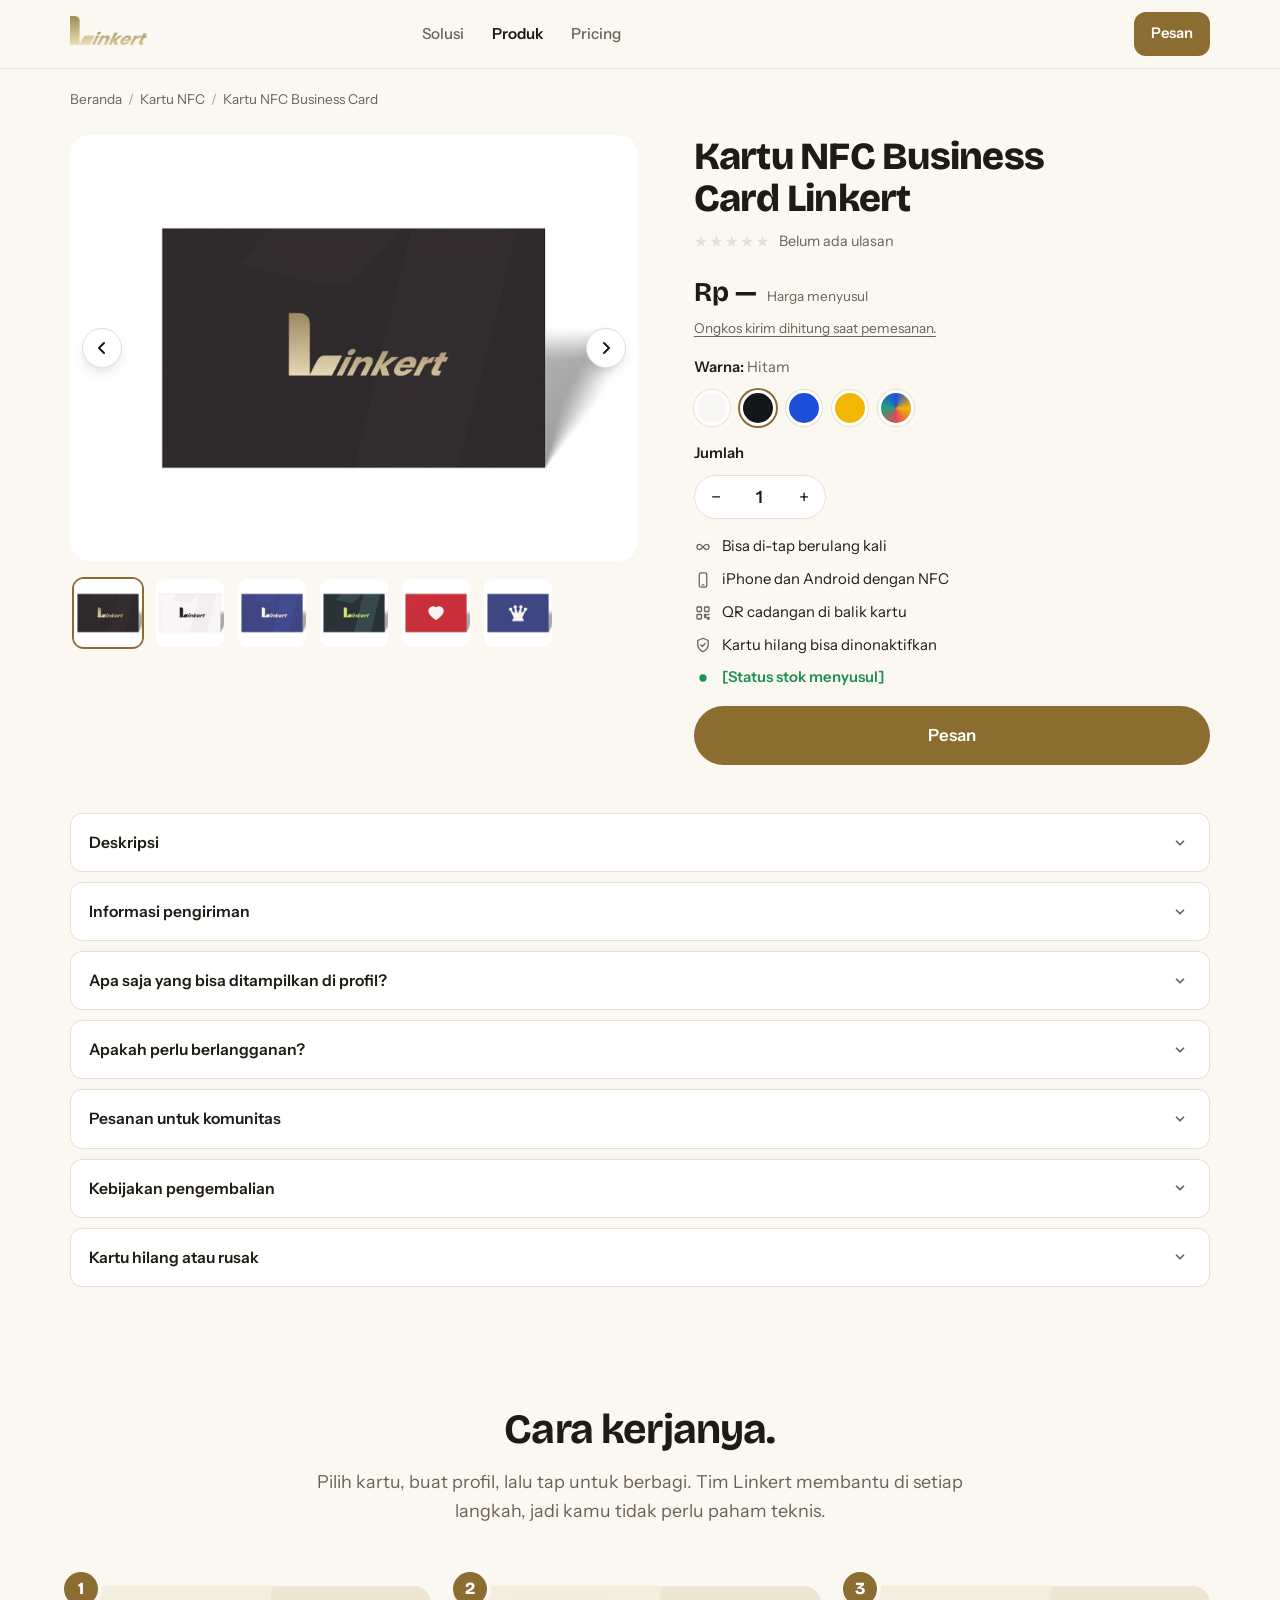
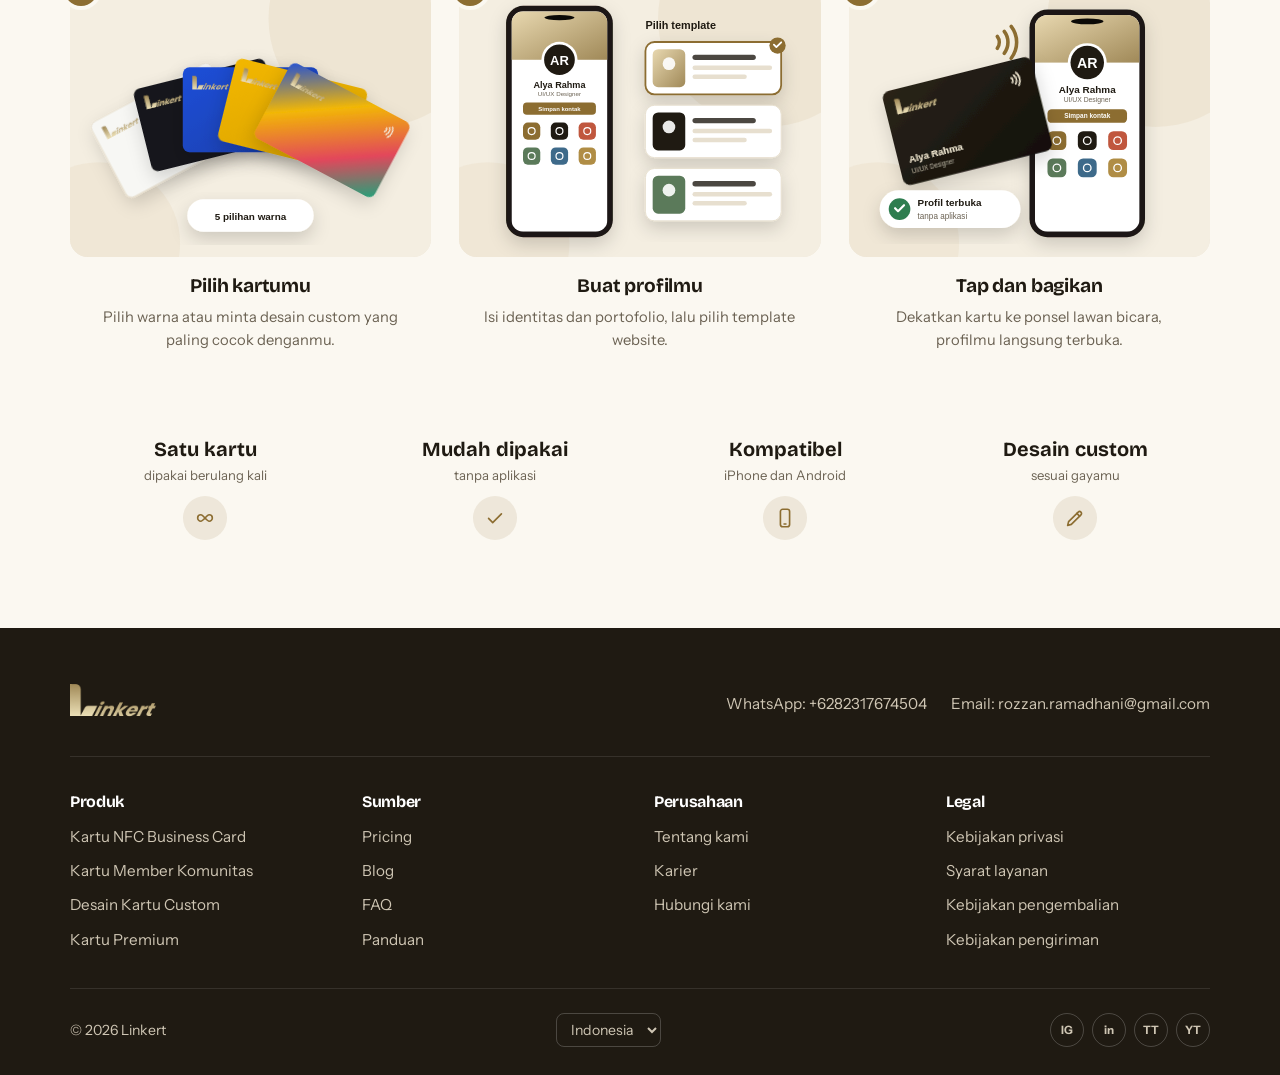
<file: nfc-business-card.html>
<!doctype html>
<html lang="id">
  <head>
    <meta charset="utf-8" />
    <meta name="viewport" content="width=device-width, initial-scale=1" />
    <title>Kartu NFC Business Card | Linkert</title>
    <meta
      name="description"
      content="Kartu NFC Business Card Linkert. Sekali tap, profil dan portofoliomu terbuka di ponsel lawan bicara."
    />
    <link rel="preconnect" href="https://fonts.googleapis.com" />
    <link rel="preconnect" href="https://fonts.gstatic.com" crossorigin />
    <link
      href="https://fonts.googleapis.com/css2?family=Bricolage+Grotesque:opsz,wght@12..96,600;12..96,700;12..96,800&family=Instrument+Sans:wght@400;500;600;700&display=swap"
      rel="stylesheet"
    />
    <link rel="stylesheet" href="style.css" />
  </head>
  <body>
    <!-- NAVBAR (sama di semua halaman) -->
    <header class="nav" id="top">
      <div class="container nav__inner">
        <a href="index.html" class="nav__logo" aria-label="Linkert, ke beranda">
          <img class="logo" src="img/logo 140x40.png" alt="Logo Linkert" width="111" height="50" />
        </a>
        <nav class="nav__menu" id="navMenu" aria-label="Menu utama">
          <a href="index.html" class="nav__link">Solusi</a>
          <a href="nfc-business-card.html" class="nav__link" aria-current="page"
            >Produk</a
          >
          <a href="pricing.html" class="nav__link">Pricing</a>
        </nav>
        <div class="nav__actions">
          <a href="index.html#pesan" class="btn btn--primary btn--sm">Pesan</a>
          <button
            class="burger"
            id="burger"
            aria-label="Buka menu"
            aria-expanded="false"
            aria-controls="navMenu"
          >
            <span></span><span></span><span></span>
          </button>
        </div>
      </div>
    </header>

    <main>
      <div class="container">
        <nav class="crumbs" aria-label="Breadcrumb">
          <ol>
            <li><a href="index.html">Beranda</a></li>
            <li><a href="index.html#basics">Kartu NFC</a></li>
            <li aria-current="page">Kartu NFC Business Card</li>
          </ol>
        </nav>

        <!-- PRODUK: galeri + info -->
        <section class="product">
          <div class="gallery">
            <div
              class="gallery__main"
              tabindex="0"
              aria-label="Galeri foto produk, gunakan panah kiri dan kanan"
            >
              <div class="ph" id="galleryMain">
                <img
                  src="img/card_formal_1.jpg"
                  alt="Foto produk 1"
                  width="1600"
                  height="1066"
                  fetchpriority="high"
                />
              </div>
              <button
                class="gallery__nav gallery__nav--prev"
                id="galleryPrev"
                aria-label="Foto sebelumnya"
              >
                <svg viewBox="0 0 16 16"><path d="M10 3L5 8l5 5" /></svg>
              </button>
              <button
                class="gallery__nav gallery__nav--next"
                id="galleryNext"
                aria-label="Foto berikutnya"
              >
                <svg viewBox="0 0 16 16"><path d="M6 3l5 5-5 5" /></svg>
              </button>
            </div>
            <div class="thumbs" id="thumbs">
              <button
                aria-current="true"
                data-id="IMG-36"
                data-label="Foto produk 1"
                data-src="img/card_formal_1.jpg"
                aria-label="Foto 1"
              >
                <div class="ph">
                  <img src="img/card_formal_1-thumb.jpg" alt="" />
                </div>
              </button>
              <button
                aria-current="false"
                data-id="IMG-37"
                data-label="Foto produk 2"
                data-src="img/card_formal_2.jpg"
                aria-label="Foto 2"
              >
                <div class="ph">
                  <img src="img/card_formal_2-thumb.jpg" alt="" />
                </div>
              </button>
              <button
                aria-current="false"
                data-id="IMG-38"
                data-label="Foto produk 3"
                data-src="img/card_formal_4.jpg"
                aria-label="Foto 3"
              >
                <div class="ph">
                  <img src="img/card_formal_4-thumb.jpg" alt="" />
                </div>
              </button>
              <button
                aria-current="false"
                data-id="IMG-39"
                data-label="Foto produk 4"
                data-src="img/carad_formal_3.jpg"
                aria-label="Foto 4"
              >
                <div class="ph">
                  <img src="img/carad_formal_3-thumb.jpg" alt="" />
                </div>
              </button>
              <button
                aria-current="false"
                data-id="IMG-40"
                data-label="Foto produk 5"
                data-src="img/card2.jpg"
                aria-label="Foto 5"
              >
                <div class="ph">
                  <img src="img/card2-thumb.jpg" alt="" />
                </div>
              </button>
              <button
                aria-current="false"
                data-id="IMG-41"
                data-label="Foto produk 6"
                data-src="img/card3.jpg"
                aria-label="Foto 6"
              >
                <div class="ph">
                  <img src="img/card3-thumb.jpg" alt="" />
                </div>
              </button>
            </div>
          </div>

          <div class="pinfo">
            <h1>Kartu NFC Business Card Linkert</h1>
            <a href="#ulasan" class="rating"
              ><span class="stars" aria-hidden="true">★★★★★</span
              ><span>Belum ada ulasan</span></a
            >
            <p class="pprice" data-price="nfc-business-card">
              <strong>Rp —</strong><span>Harga menyusul</span>
            </p>
            <p class="pnote">Ongkos kirim dihitung saat pemesanan.</p>

            <div class="opt-group">
              <p class="opt-label">Warna: <span id="colorName">Hitam</span></p>
              <div
                class="swatches"
                role="radiogroup"
                aria-label="Pilih warna kartu"
              >
                <button
                  type="button"
                  class="swatch"
                  role="radio"
                  aria-checked="false"
                  data-name="Putih"
                  aria-label="Putih"
                  style="--c: #f7f7f4"
                ></button>
                <button
                  type="button"
                  class="swatch"
                  role="radio"
                  aria-checked="true"
                  data-name="Hitam"
                  aria-label="Hitam"
                  style="--c: #14161a"
                ></button>
                <button
                  type="button"
                  class="swatch"
                  role="radio"
                  aria-checked="false"
                  data-name="Biru"
                  aria-label="Biru"
                  style="--c: #1f4fd8"
                ></button>
                <button
                  type="button"
                  class="swatch"
                  role="radio"
                  aria-checked="false"
                  data-name="Kuning"
                  aria-label="Kuning"
                  style="--c: #f2b705"
                ></button>
                <button
                  type="button"
                  class="swatch swatch--custom"
                  role="radio"
                  aria-checked="false"
                  data-name="Desain custom"
                  aria-label="Desain custom"
                ></button>
              </div>
            </div>

            <div class="opt-group">
              <p class="opt-label" id="qtyLabel">Jumlah</p>
              <div class="stepper">
                <button
                  type="button"
                  data-step="-1"
                  aria-label="Kurangi jumlah"
                >
                  −
                </button>
                <input
                  id="qty"
                  type="number"
                  min="1"
                  max="999"
                  value="1"
                  inputmode="numeric"
                  aria-labelledby="qtyLabel"
                />
                <button type="button" data-step="1" aria-label="Tambah jumlah">
                  +
                </button>
              </div>
            </div>

            <ul class="pfeats">
              <li>
                <svg viewBox="0 0 24 24" aria-hidden="true">
                  <path
                    d="M7.5 15.5a3.5 3.5 0 1 1 0-7c2.5 0 6.5 7 9 7a3.5 3.5 0 1 0 0-7c-2.5 0-6.5 7-9 7z"
                  /></svg
                >Bisa di-tap berulang kali
              </li>
              <li>
                <svg viewBox="0 0 24 24" aria-hidden="true">
                  <rect x="7" y="2.5" width="10" height="19" rx="2.5" />
                  <path d="M11 18.5h2" /></svg
                >iPhone dan Android dengan NFC
              </li>
              <li>
                <svg viewBox="0 0 24 24" aria-hidden="true">
                  <rect x="4" y="4" width="6" height="6" rx="1" />
                  <rect x="14" y="4" width="6" height="6" rx="1" />
                  <rect x="4" y="14" width="6" height="6" rx="1" />
                  <path d="M14 14h2v2h-2zM18 18h2v2h-2zM14 18h2M18 14h2" /></svg
                >QR cadangan di balik kartu
              </li>
              <li>
                <svg viewBox="0 0 24 24" aria-hidden="true">
                  <path d="M12 3l7 3v5c0 4.5-3 8-7 10-4-2-7-5.5-7-10V6z" />
                  <path d="M9 12l2 2 4-4" /></svg
                >Kartu hilang bisa dinonaktifkan
              </li>
              <li class="stock">
                <svg viewBox="0 0 24 24" aria-hidden="true">
                  <circle cx="12" cy="12" r="4" /></svg
                >[Status stok menyusul]
              </li>
            </ul>

            <a
              href="index.html#pesan"
              class="btn btn--primary btn--block btn--lg btn--pill"
              id="orderNow"
              data-product="nfc-business-card"
              >Pesan</a
            >
          </div>
        </section>

        <!-- DETAIL PRODUK (akordeon) -->
        <section class="pacc faq--chev" aria-label="Detail produk">
          <div class="faq__item">
            <button class="faq__q" aria-expanded="false">Deskripsi</button>
            <div class="faq__a">
              <div>
                <p>
                  Kartu fisik dengan chip NFC yang menyimpan tautan ke profil
                  online-mu. Tap kartu ke ponsel lawan bicara, dan profilmu yang
                  berisi identitas, portofolio, serta tautan sosial langsung
                  terbuka di browser.
                </p>
                <p>
                  Di bagian belakang kartu ada QR untuk ponsel yang tidak punya
                  NFC.
                </p>
              </div>
            </div>
          </div>
          <div class="faq__item">
            <button class="faq__q" aria-expanded="false">
              Informasi pengiriman
            </button>
            <div class="faq__a">
              <div>
                <p>
                  [Menyusul: area pengiriman, kurir, dan perkiraan waktu
                  sampai.]
                </p>
              </div>
            </div>
          </div>
          <div class="faq__item">
            <button class="faq__q" aria-expanded="false">
              Apa saja yang bisa ditampilkan di profil?
            </button>
            <div class="faq__a">
              <div>
                <ol>
                  <li>Nama, foto, dan jabatan.</li>
                  <li>Portofolio dan karya.</li>
                  <li>Tautan media sosial.</li>
                  <li>Kontak WhatsApp, email, dan telepon.</li>
                  <li>Tampilan dari template website pilihanmu.</li>
                </ol>
              </div>
            </div>
          </div>
          <div class="faq__item">
            <button class="faq__q" aria-expanded="false">
              Apakah perlu berlangganan?
            </button>
            <div class="faq__a">
              <div>
                <p>
                  [Menyusul: belum diputuskan apakah profil online dikenai biaya
                  berkala.]
                </p>
              </div>
            </div>
          </div>
          <div class="faq__item">
            <button class="faq__q" aria-expanded="false">
              Pesanan untuk komunitas
            </button>
            <div class="faq__a">
              <div>
                <p>
                  Untuk kartu member seluruh anggota komunitas, pilih paket
                  Community.
                  <a href="pricing.html" class="link">Lihat Pricing</a>
                </p>
              </div>
            </div>
          </div>
          <div class="faq__item">
            <button class="faq__q" aria-expanded="false">
              Kebijakan pengembalian
            </button>
            <div class="faq__a">
              <div><p>[Menyusul: syarat dan batas waktu pengembalian.]</p></div>
            </div>
          </div>
          <div class="faq__item">
            <button class="faq__q" aria-expanded="false">
              Kartu hilang atau rusak
            </button>
            <div class="faq__a">
              <div>
                <p>
                  Lapor ke tim Linkert. Tautan lama dinonaktifkan, lalu kartu
                  pengganti dibuat dengan tautan baru. [Biaya penggantian
                  menyusul.]
                </p>
              </div>
            </div>
          </div>
        </section>
      </div>

      <!-- VIDEO -->
      <!-- <section class="section">
        <div class="container center">
          <h2>Lihat kartu Linkert dipakai.</h2>
          <p class="lead">
            Tonton cara membagikan kontak dan portofolio dengan sekali tap.
          </p>
          <button
            class="video js-video"
            aria-label="Putar video, belum tersedia"
          >
            <div class="ph ph--video">
              <span>IMG-42</span><small>Poster video 1280 × 720</small>
            </div>
            <span class="video__play" aria-hidden="true"
              ><svg viewBox="0 0 24 24"><path d="M8 5.5v13l10.5-6.5z" /></svg
            ></span>
          </button>
        </div>
      </section> -->

      <!-- ULASAN (CONFIG.showReviews di script.js; isi hanya dengan ulasan asli) -->
      <!-- <section class="section section--tint" id="ulasan">
        <div class="container">
          <div class="reviews-head">
            <span class="rating"
              ><span class="stars" aria-hidden="true">★★★★★</span
              ><span>0 ulasan</span></span
            >
            <a href="#" class="link">Urutkan</a>
          </div>
          <div class="masonry">
            <article class="rcard">
              <div class="ph" style="aspect-ratio: 4/5">
                <span>IMG-43</span><small>Foto ulasan</small>
              </div>
              <div class="rcard__body">
                <strong>[Nama]</strong><small>[Tanggal]</small
                ><span class="stars" aria-hidden="true">★★★★★</span>
                <p>[Ulasan asli dari pembeli]</p>
                <div class="rcard__prod">
                  <div class="ph"><span>.</span></div>
                  Kartu NFC Business Card
                </div>
              </div>
            </article>
            <article class="rcard">
              <div class="rcard__body">
                <strong>[Nama]</strong><small>[Tanggal]</small
                ><span class="stars" aria-hidden="true">★★★★★</span>
                <p>
                  [Ulasan asli dari pembeli, versi yang lebih panjang untuk
                  menguji tinggi kartu ulasan di grid]
                </p>
                <div class="rcard__prod">
                  <div class="ph"><span>.</span></div>
                  Kartu NFC Business Card
                </div>
              </div>
            </article>
            <article class="rcard">
              <div class="ph" style="aspect-ratio: 1">
                <span>IMG-43</span><small>Foto ulasan</small>
              </div>
              <div class="rcard__body">
                <strong>[Nama]</strong><small>[Tanggal]</small
                ><span class="stars" aria-hidden="true">★★★★★</span>
                <p>[Ulasan asli dari pembeli]</p>
                <div class="rcard__prod">
                  <div class="ph"><span>.</span></div>
                  Kartu NFC Business Card
                </div>
              </div>
            </article>
            <article class="rcard">
              <div class="ph" style="aspect-ratio: 3/4">
                <span>IMG-43</span><small>Foto ulasan</small>
              </div>
              <div class="rcard__body">
                <strong>[Nama]</strong><small>[Tanggal]</small
                ><span class="stars" aria-hidden="true">★★★★★</span>
                <p>[Ulasan asli dari pembeli]</p>
                <div class="rcard__prod">
                  <div class="ph"><span>.</span></div>
                  Kartu Member Komunitas
                </div>
              </div>
            </article>
            <article class="rcard">
              <div class="ph" style="aspect-ratio: 4/5">
                <span>IMG-43</span><small>Foto ulasan</small>
              </div>
              <div class="rcard__body">
                <strong>[Nama]</strong><small>[Tanggal]</small
                ><span class="stars" aria-hidden="true">★★★★★</span>
                <p>[Ulasan asli dari pembeli]</p>
                <div class="rcard__prod">
                  <div class="ph"><span>.</span></div>
                  Kartu NFC Business Card
                </div>
              </div>
            </article>
            <article class="rcard">
              <div class="ph" style="aspect-ratio: 1">
                <span>IMG-43</span><small>Foto ulasan</small>
              </div>
              <div class="rcard__body">
                <strong>[Nama]</strong><small>[Tanggal]</small
                ><span class="stars" aria-hidden="true">★★★★★</span>
                <p>[Ulasan asli dari pembeli]</p>
                <div class="rcard__prod">
                  <div class="ph"><span>.</span></div>
                  Kartu NFC Business Card
                </div>
              </div>
            </article>
            <article class="rcard">
              <div class="rcard__body">
                <strong>[Nama]</strong><small>[Tanggal]</small
                ><span class="stars" aria-hidden="true">★★★★★</span>
                <p>[Ulasan asli dari pembeli]</p>
                <div class="rcard__prod">
                  <div class="ph"><span>.</span></div>
                  Desain Kartu Custom
                </div>
              </div>
            </article>
            <article class="rcard">
              <div class="ph" style="aspect-ratio: 3/4">
                <span>IMG-43</span><small>Foto ulasan</small>
              </div>
              <div class="rcard__body">
                <strong>[Nama]</strong><small>[Tanggal]</small
                ><span class="stars" aria-hidden="true">★★★★★</span>
                <p>[Ulasan asli dari pembeli]</p>
                <div class="rcard__prod">
                  <div class="ph"><span>.</span></div>
                  Kartu NFC Business Card
                </div>
              </div>
            </article>
            <article class="rcard">
              <div class="ph" style="aspect-ratio: 4/5">
                <span>IMG-43</span><small>Foto ulasan</small>
              </div>
              <div class="rcard__body">
                <strong>[Nama]</strong><small>[Tanggal]</small
                ><span class="stars" aria-hidden="true">★★★★★</span>
                <p>[Ulasan asli dari pembeli]</p>
                <div class="rcard__prod">
                  <div class="ph"><span>.</span></div>
                  Kartu NFC Business Card
                </div>
              </div>
            </article>
            <article class="rcard">
              <div class="ph" style="aspect-ratio: 1">
                <span>IMG-43</span><small>Foto ulasan</small>
              </div>
              <div class="rcard__body">
                <strong>[Nama]</strong><small>[Tanggal]</small
                ><span class="stars" aria-hidden="true">★★★★★</span>
                <p>[Ulasan asli dari pembeli]</p>
                <div class="rcard__prod">
                  <div class="ph"><span>.</span></div>
                  Kartu Member Komunitas
                </div>
              </div>
            </article>
          </div>
          <div class="more">
            <a href="#" class="btn btn--ghost btn--sm"
              >Tampilkan lebih banyak ulasan</a
            >
          </div>
        </div>
      </section> -->

      <!-- CARA KERJA + STATISTIK -->
      <section class="section">
        <div class="container center">
          <h2>Cara kerjanya.</h2>
          <p class="lead">
            Pilih kartu, buat profil, lalu tap untuk berbagi. Tim Linkert
            membantu di setiap langkah, jadi kamu tidak perlu paham teknis.
          </p>

          <div class="how">
            <div class="how__item">
              <span class="how__num">1</span>
              <div class="ph"><img class="fill" src="img/gen/how-pick.svg" alt="Pilihan warna kartu" loading="lazy" decoding="async" /></div>
              <h3>Pilih kartumu</h3>
              <p>
                Pilih warna atau minta desain custom yang paling cocok denganmu.
              </p>
            </div>
            <div class="how__item">
              <span class="how__num">2</span>
              <div class="ph"><img class="fill" src="img/gen/step-profile.svg" alt="Profil di ponsel dan pilihan template" loading="lazy" decoding="async" /></div>
              <h3>Buat profilmu</h3>
              <p>Isi identitas dan portofolio, lalu pilih template website.</p>
            </div>
            <div class="how__item">
              <span class="how__num">3</span>
              <div class="ph"><img class="fill" src="img/gen/step-tap.svg" alt="Kartu di-tap ke ponsel dan profil terbuka" loading="lazy" decoding="async" /></div>
              <h3>Tap dan bagikan</h3>
              <p>
                Dekatkan kartu ke ponsel lawan bicara, profilmu langsung
                terbuka.
              </p>
            </div>
          </div>

          <div class="pstats">
            <div class="pstat">
              <strong>Satu kartu</strong><small>dipakai berulang kali</small>
              <div class="pstat__icon">
                <svg viewBox="0 0 24 24" aria-hidden="true">
                  <path
                    d="M7.5 15.5a3.5 3.5 0 1 1 0-7c2.5 0 6.5 7 9 7a3.5 3.5 0 1 0 0-7c-2.5 0-6.5 7-9 7z"
                  />
                </svg>
              </div>
            </div>
            <div class="pstat">
              <strong>Mudah dipakai</strong><small>tanpa aplikasi</small>
              <div class="pstat__icon">
                <svg viewBox="0 0 24 24" aria-hidden="true">
                  <path d="M5 12.5l4.5 4.5L19 7.5" />
                </svg>
              </div>
            </div>
            <div class="pstat">
              <strong>Kompatibel</strong><small>iPhone dan Android</small>
              <div class="pstat__icon">
                <svg viewBox="0 0 24 24" aria-hidden="true">
                  <rect x="7" y="2.5" width="10" height="19" rx="2.5" />
                  <path d="M11 18.5h2" />
                </svg>
              </div>
            </div>
            <div class="pstat">
              <strong>Desain custom</strong><small>sesuai gayamu</small>
              <div class="pstat__icon">
                <svg viewBox="0 0 24 24" aria-hidden="true">
                  <path d="M4 20l4-1 10.5-10.5a2.1 2.1 0 0 0-3-3L5 16z" />
                  <path d="M14 7l3 3" />
                </svg>
              </div>
            </div>
          </div>
        </div>
      </section>

      <!-- FITUR 3x3 -->
      <!-- <section class="section section--tint">
        <div class="container">
          <div class="section-head center">
            <h2>Fitur Kartu NFC Business Card Linkert</h2>
            <p class="lead">
              Setiap kartu terhubung ke profil online yang bisa kamu ubah kapan
              saja.
            </p>
          </div>
          <div class="fgrid">
            <article class="fcard">
              <div class="ph"><span>IMG-47</span><small>480 × 360</small></div>
              <h3>Tap untuk berbagi</h3>
              <p>
                Dekatkan kartu ke ponsel, kontak dan profilmu langsung terbuka
                tanpa aplikasi.
              </p>
            </article>
            <article class="fcard">
              <div class="ph"><span>IMG-48</span><small>480 × 360</small></div>
              <h3>Pengaturan dibantu tim</h3>
              <p>
                Tim Linkert menyiapkan kartu dan profilmu. Kamu tinggal mengisi
                data.
              </p>
            </article>
            <article class="fcard">
              <div class="ph"><span>IMG-49</span><small>480 × 360</small></div>
              <h3>Berbagi tanpa batas</h3>
              <p>
                Satu kartu bisa di-tap ke sebanyak mungkin orang, tanpa habis
                seperti kartu kertas.
              </p>
            </article>
            <article class="fcard">
              <div class="ph"><span>IMG-50</span><small>480 × 360</small></div>
              <h3>Selalu terbaru</h3>
              <p>
                Ganti pekerjaan atau portofolio? Ubah profil sekali, semua
                penerima melihat versi terbaru.
              </p>
            </article>
            <article class="fcard">
              <div class="ph"><span>IMG-51</span><small>480 × 360</small></div>
              <h3>QR cadangan</h3>
              <p>
                Ponsel tanpa NFC tetap bisa membuka profilmu lewat QR di balik
                kartu.
              </p>
            </article>
            <article class="fcard">
              <div class="ph"><span>IMG-52</span><small>480 × 360</small></div>
              <h3>Desain kartu custom</h3>
              <p>Pilih warna yang tersedia atau minta desain sesuai gayamu.</p>
            </article>
            <article class="fcard">
              <div class="ph"><span>IMG-53</span><small>480 × 360</small></div>
              <h3>iPhone dan Android</h3>
              <p>
                Bisa dibaca ponsel yang punya fitur NFC, baik iPhone maupun
                Android.
              </p>
            </article>
            <article class="fcard">
              <div class="ph"><span>IMG-54</span><small>480 × 360</small></div>
              <h3>Portofolio di profil</h3>
              <p>
                Tampilkan karya terbaikmu, bukan hanya nama dan nomor telepon.
              </p>
            </article>
            <article class="fcard">
              <div class="ph"><span>IMG-55</span><small>480 × 360</small></div>
              <h3>Kartu hilang tetap aman</h3>
              <p>
                Lapor ke tim, tautan lama dinonaktifkan dan kartu baru dibuat.
              </p>
            </article>
          </div>
        </div>
      </section> -->

      <!-- PRODUK TERKAIT -->
      <!-- <section class="section">
        <div class="container">
          <div class="section-head"><h2>Produk lainnya</h2></div>
          <div class="related">
            <a href="index.html#community" class="rel"
              ><div class="ph"><span>IMG-56</span><small>600 × 600</small></div>
              <strong>Kartu Member Komunitas</strong>
              <p data-price="kartu-member">
                <strong>Rp —</strong><span>Harga menyusul</span>
              </p></a
            >
            <a href="index.html#promo" class="rel"
              ><div class="ph"><span>IMG-57</span><small>600 × 600</small></div>
              <strong>Desain Kartu Custom</strong>
              <p data-price="desain-custom">
                <strong>Rp —</strong><span>Harga menyusul</span>
              </p></a
            >
            <a href="index.html#promo" class="rel"
              ><div class="ph"><span>IMG-58</span><small>600 × 600</small></div>
              <strong>Kartu Premium Cetak Laser</strong>
              <p><span>Segera hadir</span></p></a
            >
            <a href="index.html#promo" class="rel"
              ><div class="ph"><span>IMG-59</span><small>600 × 600</small></div>
              <strong>Kartu Bentuk Custom</strong>
              <p><span>Segera hadir</span></p></a
            >
          </div>
        </div>
      </section> -->
    </main>

    <!-- FOOTER (sama di semua halaman) -->
    <footer class="footer" id="footer">
      <div class="container">
        <div class="footer__top">
          <img class="logo" src="img/logo 140x40.png" alt="Logo Linkert" width="111" height="50" />
          <div class="footer__contact">
            <span>WhatsApp: +6282317674504</span>
            <span>Email: rozzan.ramadhani@gmail.com</span>
          </div>
        </div>
        <div class="footer__cols">
          <div>
            <h4>Produk</h4>
            <a href="nfc-business-card.html">Kartu NFC Business Card</a>
            <a href="index.html#community">Kartu Member Komunitas</a>
            <a href="index.html#promo">Desain Kartu Custom</a>
            <a href="index.html#promo">Kartu Premium</a>
          </div>
          <div>
            <h4>Sumber</h4>
            <a href="pricing.html">Pricing</a>
            <a href="#">Blog</a>
            <a href="index.html#faq">FAQ</a>
            <a href="#">Panduan</a>
          </div>
          <div>
            <h4>Perusahaan</h4>
            <a href="#">Tentang kami</a>
            <a href="#">Karier</a>
            <a href="#footer">Hubungi kami</a>
          </div>
          <div>
            <h4>Legal</h4>
            <a href="#">Kebijakan privasi</a>
            <a href="#">Syarat layanan</a>
            <a href="#">Kebijakan pengembalian</a>
            <a href="#">Kebijakan pengiriman</a>
          </div>
        </div>
        <div class="footer__bottom">
          <span>© <span id="year">2026</span> Linkert</span>
          <label class="lang"
            ><span class="sr-only">Pilih bahasa</span>
            <select id="langSelect">
              <option value="id" selected>Indonesia</option>
              <option value="en">English</option>
            </select>
          </label>
          <div class="socials">
            <a href="#" aria-label="Instagram Linkert">IG</a>
            <a href="#" aria-label="LinkedIn Linkert">in</a>
            <a href="#" aria-label="TikTok Linkert">TT</a>
            <a href="#" aria-label="YouTube Linkert">YT</a>
          </div>
        </div>
      </div>
    </footer>

    <div class="toast" id="toast" role="status" aria-live="polite"></div>
    <script src="script.js"></script>
  </body>
</html>
</file>
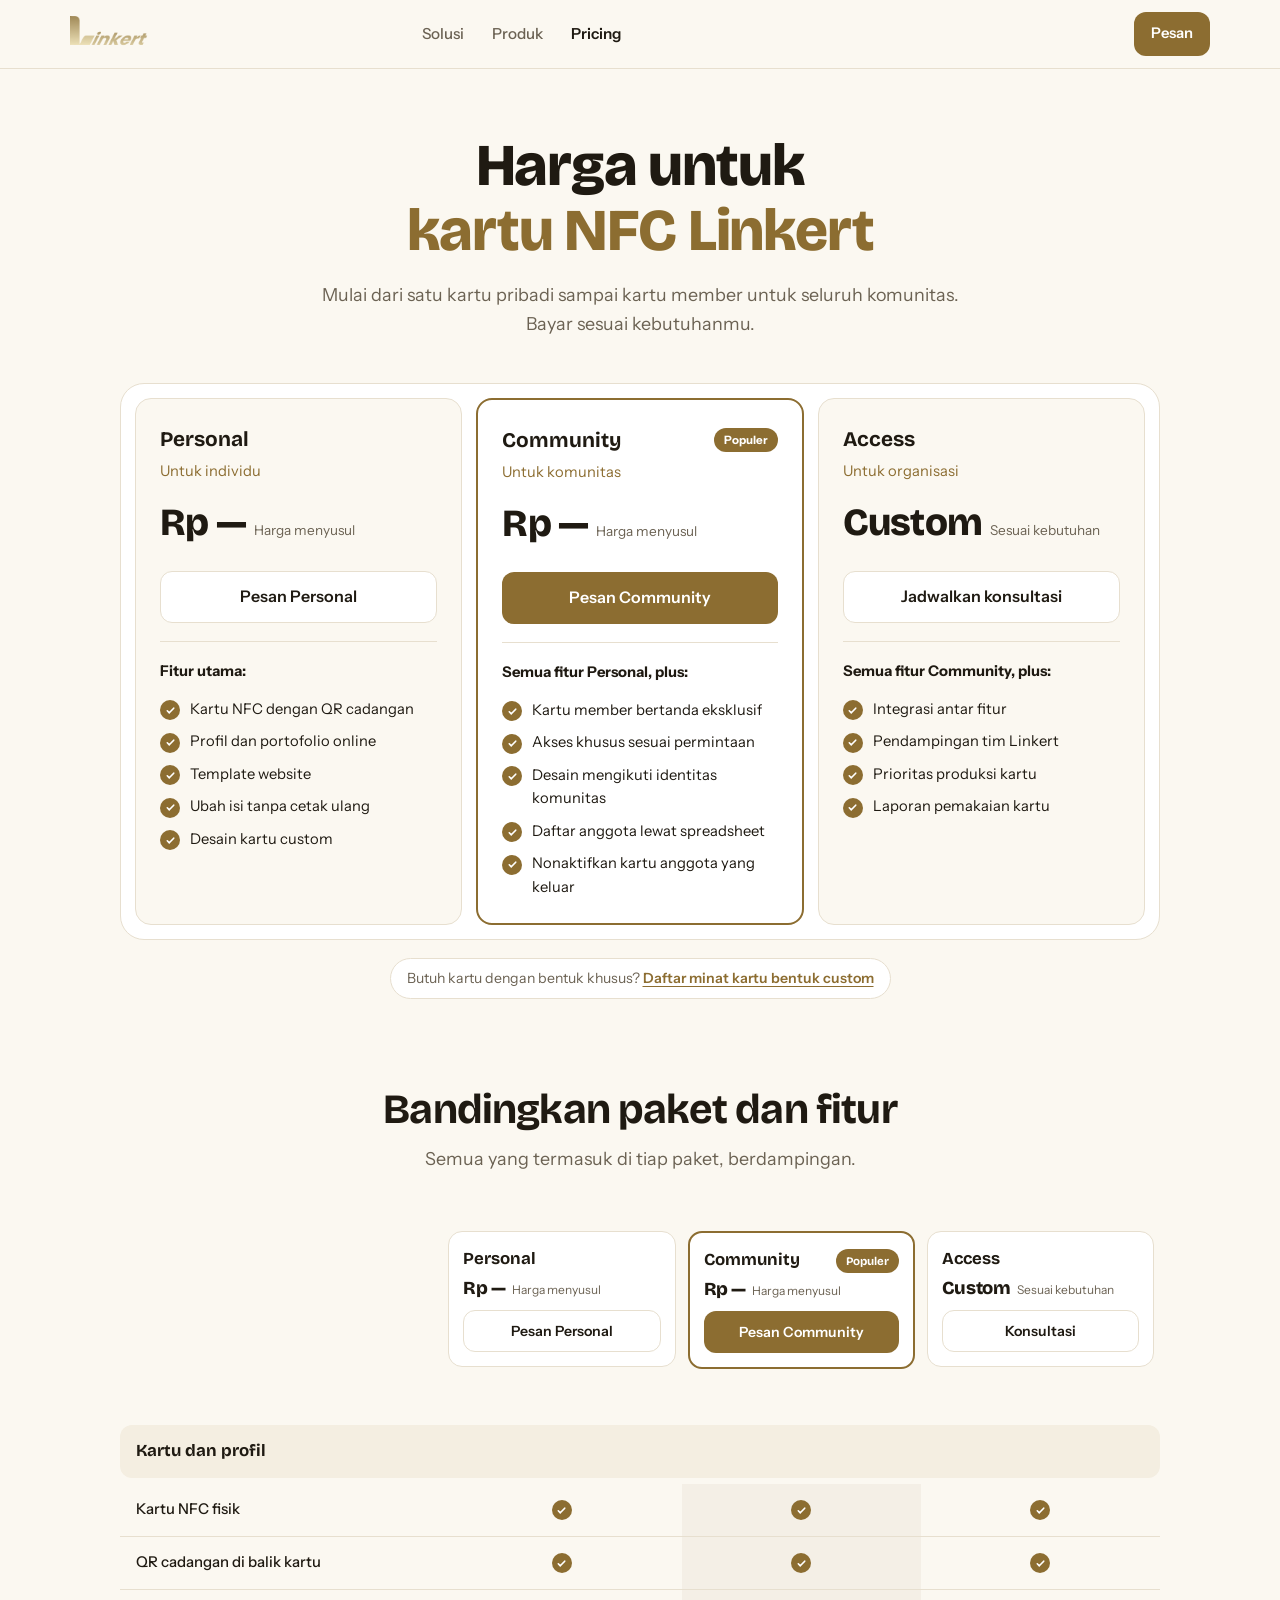
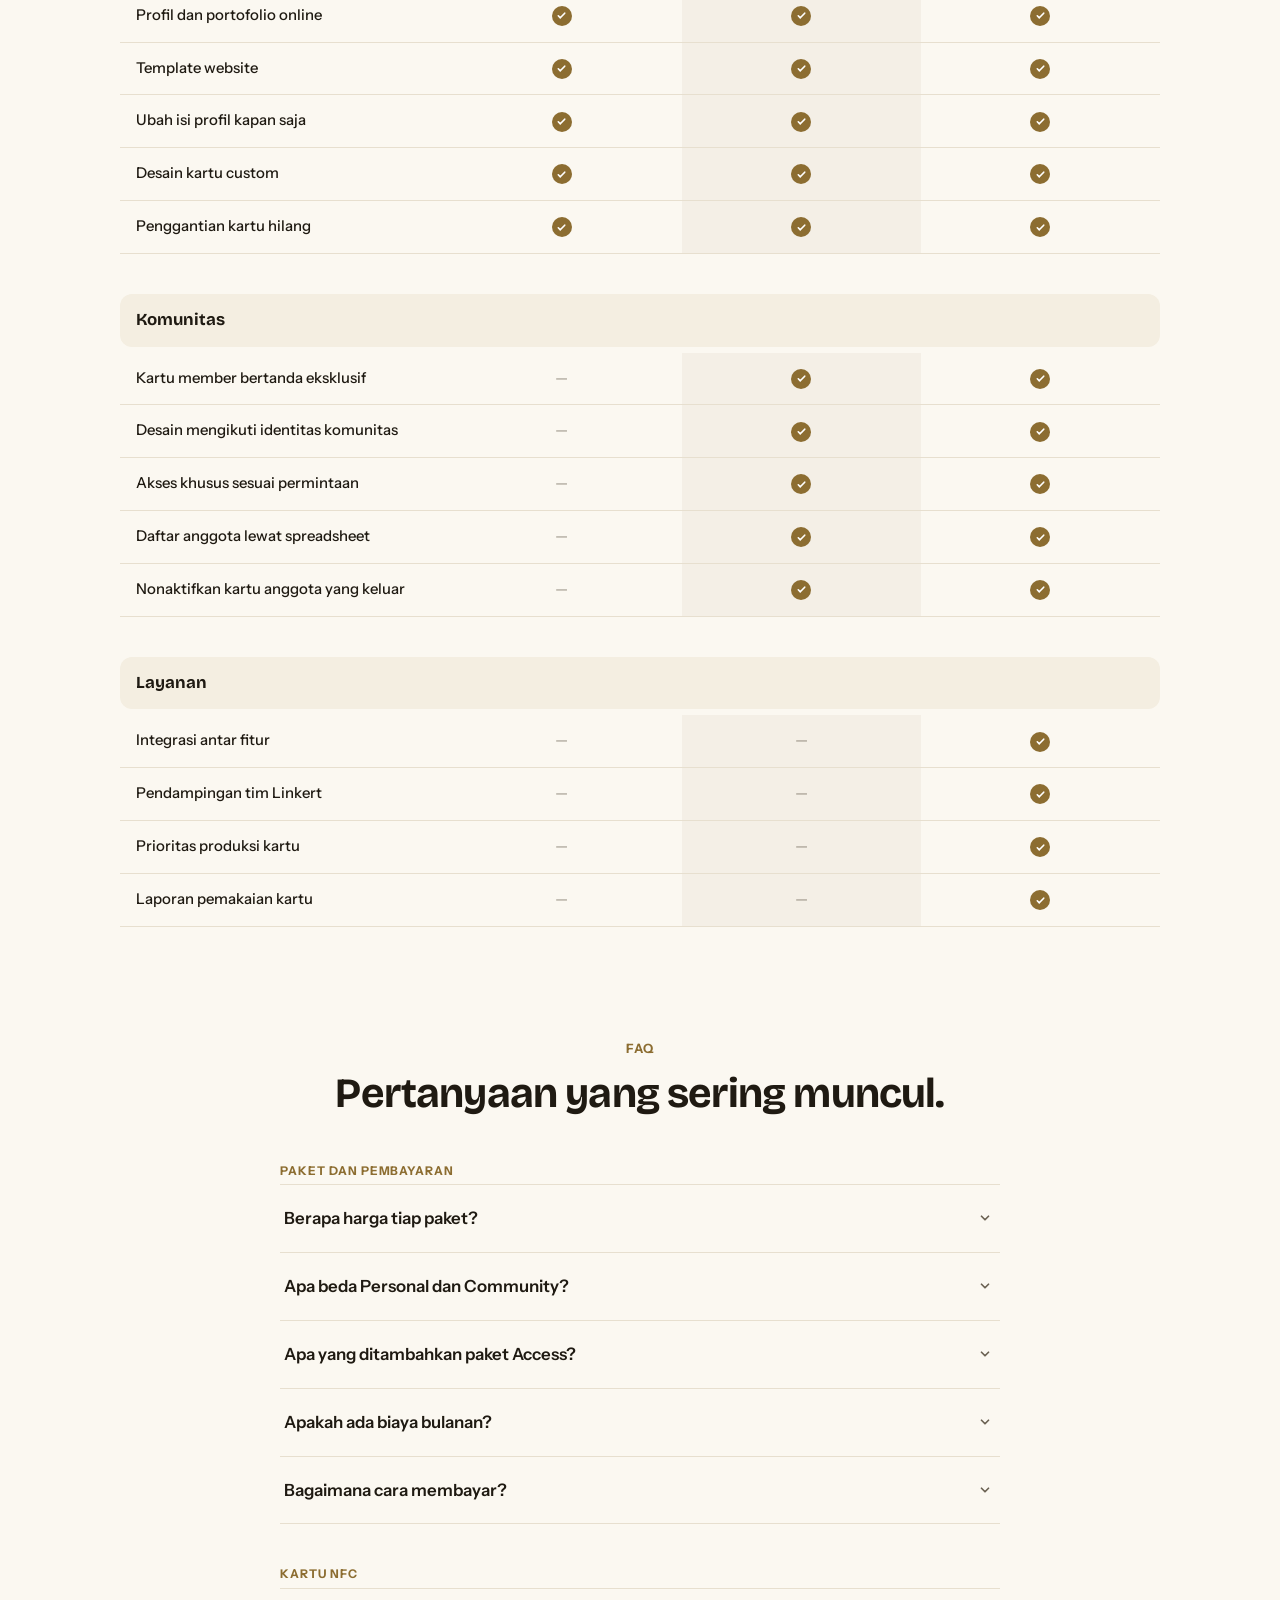
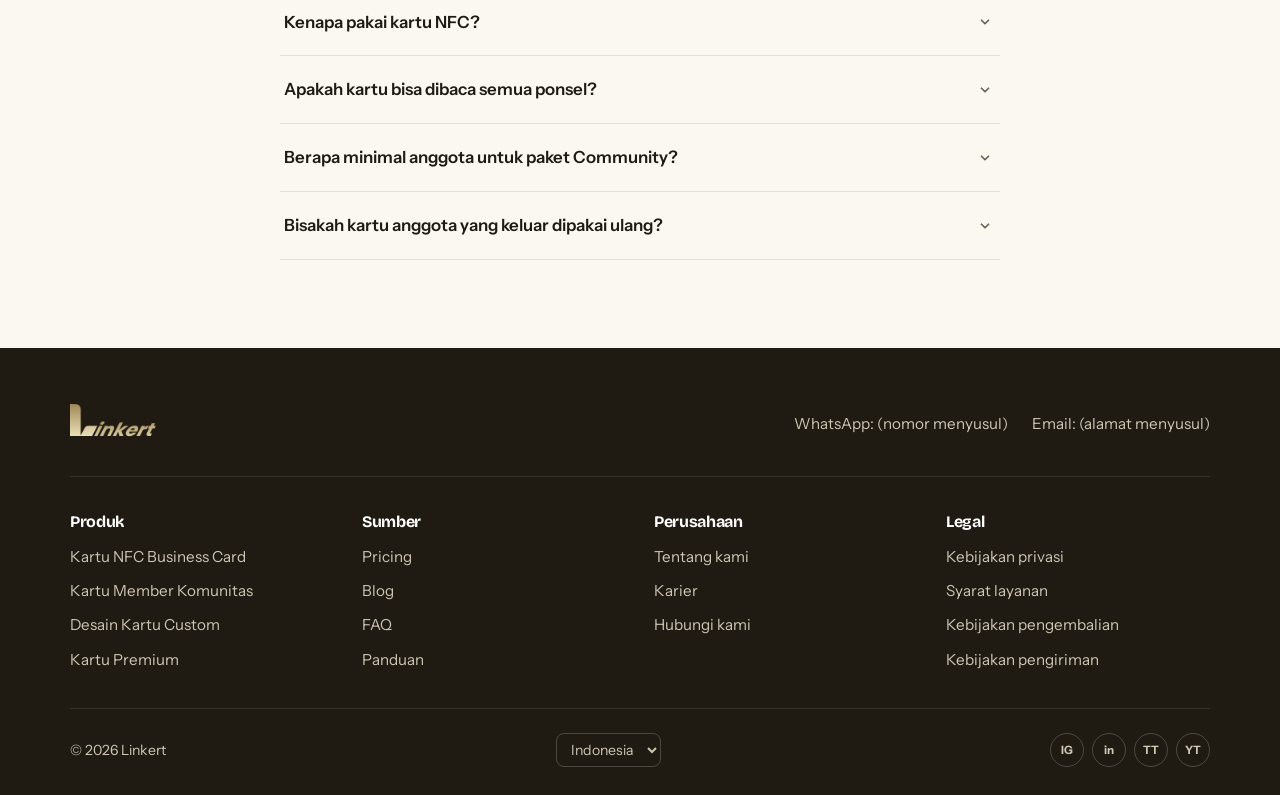
<file: pricing.html>
<!DOCTYPE html>
<html lang="id">
<head>
  <meta charset="utf-8">
  <meta name="viewport" content="width=device-width, initial-scale=1">
  <title>Pricing | Linkert</title>
  <meta name="description" content="Harga paket Linkert: Personal untuk individu, Community untuk komunitas, dan Access untuk paket lengkap.">
  <link rel="preconnect" href="https://fonts.googleapis.com">
  <link rel="preconnect" href="https://fonts.gstatic.com" crossorigin>
  <link href="https://fonts.googleapis.com/css2?family=Bricolage+Grotesque:opsz,wght@12..96,600;12..96,700;12..96,800&family=Instrument+Sans:wght@400;500;600;700&display=swap" rel="stylesheet">
  <link rel="stylesheet" href="style.css">
</head>
<body>

<!-- NAVBAR (sama di semua halaman) -->
<header class="nav" id="top">
  <div class="container nav__inner">
    <a href="index.html" class="nav__logo" aria-label="Linkert, ke beranda">
      <img class="logo" src="img/logo 140x40.png" alt="Logo Linkert" width="111" height="50" />
    </a>
    <nav class="nav__menu" id="navMenu" aria-label="Menu utama">
      <a href="index.html" class="nav__link">Solusi</a>
      <a href="nfc-business-card.html" class="nav__link">Produk</a>
      <a href="pricing.html" class="nav__link" aria-current="page">Pricing</a>
    </nav>
    <div class="nav__actions">
      <a href="index.html#pesan" class="btn btn--primary btn--sm">Pesan</a>
      <button class="burger" id="burger" aria-label="Buka menu" aria-expanded="false" aria-controls="navMenu"><span></span><span></span><span></span></button>
    </div>
  </div>
</header>

<main>

<!-- HERO + KARTU PAKET -->
<section class="p-hero">
  <div class="container">
    <h1>Harga untuk <span>kartu NFC Linkert</span></h1>
    <p class="lead">Mulai dari satu kartu pribadi sampai kartu member untuk seluruh komunitas. Bayar sesuai kebutuhanmu.</p>

    <div class="plans">
      <article class="plan">
        <div class="plan__head"><span class="plan__name">Personal</span></div>
        <p class="plan__tag">Untuk individu</p>
        <p class="price-tag" data-price="personal"><strong>Rp —</strong><span>Harga menyusul</span></p>
        <a href="index.html?paket=personal&amp;produk=nfc-business-card#pesan" class="btn btn--ghost">Pesan Personal</a>
        <div class="plan__divider"></div>
        <p class="plan__list-title">Fitur utama:</p>
        <ul class="checklist checklist--fill">
          <li>Kartu NFC dengan QR cadangan</li>
          <li>Profil dan portofolio online</li>
          <li>Template website</li>
          <li>Ubah isi tanpa cetak ulang</li>
          <li>Desain kartu custom</li>
        </ul>
      </article>

      <article class="plan plan--pop">
        <div class="plan__head"><span class="plan__name">Community</span><span class="pill">Populer</span></div>
        <p class="plan__tag">Untuk komunitas</p>
        <p class="price-tag" data-price="community"><strong>Rp —</strong><span>Harga menyusul</span></p>
        <a href="index.html?paket=community&amp;produk=kartu-member#pesan" class="btn btn--primary">Pesan Community</a>
        <div class="plan__divider"></div>
        <p class="plan__list-title">Semua fitur Personal, plus:</p>
        <ul class="checklist checklist--fill">
          <li>Kartu member bertanda eksklusif</li>
          <li>Akses khusus sesuai permintaan</li>
          <li>Desain mengikuti identitas komunitas</li>
          <li>Daftar anggota lewat spreadsheet</li>
          <li>Nonaktifkan kartu anggota yang keluar</li>
        </ul>
      </article>

      <article class="plan">
        <div class="plan__head"><span class="plan__name">Access</span></div>
        <p class="plan__tag">Untuk organisasi</p>
        <p class="price-tag" data-price="access"><strong>Custom</strong><span>Sesuai kebutuhan</span></p>
        <a href="index.html?paket=access&amp;produk=kartu-member#pesan" class="btn btn--ghost">Jadwalkan konsultasi</a>
        <div class="plan__divider"></div>
        <p class="plan__list-title">Semua fitur Community, plus:</p>
        <ul class="checklist checklist--fill">
          <li>Integrasi antar fitur</li>
          <li>Pendampingan tim Linkert</li>
          <li>Prioritas produksi kartu</li>
          <li>Laporan pemakaian kartu</li>
        </ul>
      </article>
    </div>

    <p class="p-note"><span>Butuh kartu dengan bentuk khusus? <a href="index.html#promo" class="link">Daftar minat kartu bentuk custom</a></span></p>
  </div>
</section>

<!-- STRIP LOGO (CONFIG.showPartners di script.js) -->
<section class="p-logos" id="partners" aria-label="Mitra komunitas">
  <div class="container">
    <p class="p-logos__stat">Dipakai oleh komunitas dan organisasi mahasiswa</p>
    <div class="logo-row">
      <div class="ph ph--logo-sm"><span>IMG-08</span><small>Logo 1</small></div>
      <div class="ph ph--logo-sm"><span>IMG-08</span><small>Logo 2</small></div>
      <div class="ph ph--logo-sm"><span>IMG-08</span><small>Logo 3</small></div>
      <div class="ph ph--logo-sm"><span>IMG-08</span><small>Logo 4</small></div>
      <div class="ph ph--logo-sm"><span>IMG-08</span><small>Logo 5</small></div>
      <div class="ph ph--logo-sm"><span>IMG-08</span><small>Logo 6</small></div>
      <div class="ph ph--logo-sm"><span>IMG-08</span><small>Logo 7</small></div>
      <div class="ph ph--logo-sm"><span>IMG-08</span><small>Logo 8</small></div>
    </div>
  </div>
</section>

<!-- TABEL PERBANDINGAN -->
<section class="section">
  <div class="container">
    <div class="section-head center">
      <h2>Bandingkan paket dan fitur</h2>
      <p class="lead">Semua yang termasuk di tiap paket, berdampingan.</p>
    </div>

    <div class="ctable-wrap">
      <table class="ctable">
        <colgroup><col class="c-label"><col><col><col></colgroup>
        <thead>
          <tr>
            <th scope="col"><span class="sr-only">Fitur</span></th>
            <th scope="col">
              <div class="th-plan">
                <span class="th-plan__name">Personal</span>
                <p class="price-tag" data-price="personal"><strong>Rp —</strong><span>Harga menyusul</span></p>
                <a href="index.html?paket=personal&amp;produk=nfc-business-card#pesan" class="btn btn--ghost">Pesan Personal</a>
              </div>
            </th>
            <th scope="col" class="is-pop">
              <div class="th-plan">
                <span class="th-plan__name">Community <span class="pill">Populer</span></span>
                <p class="price-tag" data-price="community"><strong>Rp —</strong><span>Harga menyusul</span></p>
                <a href="index.html?paket=community&amp;produk=kartu-member#pesan" class="btn btn--primary">Pesan Community</a>
              </div>
            </th>
            <th scope="col">
              <div class="th-plan">
                <span class="th-plan__name">Access</span>
                <p class="price-tag" data-price="access"><strong>Custom</strong><span>Sesuai kebutuhan</span></p>
                <a href="index.html?paket=access&amp;produk=kartu-member#pesan" class="btn btn--ghost">Konsultasi</a>
              </div>
            </th>
          </tr>
        </thead>

        <tbody>
          <tr class="cat"><th colspan="4" scope="colgroup"><span>Kartu dan profil</span></th></tr>
          <tr><th scope="row">Kartu NFC fisik</th><td><span class="yes" aria-label="Ya"></span></td><td class="is-pop"><span class="yes" aria-label="Ya"></span></td><td><span class="yes" aria-label="Ya"></span></td></tr>
          <tr><th scope="row">QR cadangan di balik kartu</th><td><span class="yes" aria-label="Ya"></span></td><td class="is-pop"><span class="yes" aria-label="Ya"></span></td><td><span class="yes" aria-label="Ya"></span></td></tr>
          <tr><th scope="row">Profil dan portofolio online</th><td><span class="yes" aria-label="Ya"></span></td><td class="is-pop"><span class="yes" aria-label="Ya"></span></td><td><span class="yes" aria-label="Ya"></span></td></tr>
          <tr><th scope="row">Template website</th><td><span class="yes" aria-label="Ya"></span></td><td class="is-pop"><span class="yes" aria-label="Ya"></span></td><td><span class="yes" aria-label="Ya"></span></td></tr>
          <tr><th scope="row">Ubah isi profil kapan saja</th><td><span class="yes" aria-label="Ya"></span></td><td class="is-pop"><span class="yes" aria-label="Ya"></span></td><td><span class="yes" aria-label="Ya"></span></td></tr>
          <tr><th scope="row">Desain kartu custom</th><td><span class="yes" aria-label="Ya"></span></td><td class="is-pop"><span class="yes" aria-label="Ya"></span></td><td><span class="yes" aria-label="Ya"></span></td></tr>
          <tr><th scope="row">Penggantian kartu hilang</th><td><span class="yes" aria-label="Ya"></span></td><td class="is-pop"><span class="yes" aria-label="Ya"></span></td><td><span class="yes" aria-label="Ya"></span></td></tr>

          <tr class="cat"><th colspan="4" scope="colgroup"><span>Komunitas</span></th></tr>
          <tr><th scope="row">Kartu member bertanda eksklusif</th><td><span class="no" aria-label="Tidak">—</span></td><td class="is-pop"><span class="yes" aria-label="Ya"></span></td><td><span class="yes" aria-label="Ya"></span></td></tr>
          <tr><th scope="row">Desain mengikuti identitas komunitas</th><td><span class="no" aria-label="Tidak">—</span></td><td class="is-pop"><span class="yes" aria-label="Ya"></span></td><td><span class="yes" aria-label="Ya"></span></td></tr>
          <tr><th scope="row">Akses khusus sesuai permintaan</th><td><span class="no" aria-label="Tidak">—</span></td><td class="is-pop"><span class="yes" aria-label="Ya"></span></td><td><span class="yes" aria-label="Ya"></span></td></tr>
          <tr><th scope="row">Daftar anggota lewat spreadsheet</th><td><span class="no" aria-label="Tidak">—</span></td><td class="is-pop"><span class="yes" aria-label="Ya"></span></td><td><span class="yes" aria-label="Ya"></span></td></tr>
          <tr><th scope="row">Nonaktifkan kartu anggota yang keluar</th><td><span class="no" aria-label="Tidak">—</span></td><td class="is-pop"><span class="yes" aria-label="Ya"></span></td><td><span class="yes" aria-label="Ya"></span></td></tr>

          <tr class="cat"><th colspan="4" scope="colgroup"><span>Layanan</span></th></tr>
          <tr><th scope="row">Integrasi antar fitur</th><td><span class="no" aria-label="Tidak">—</span></td><td class="is-pop"><span class="no" aria-label="Tidak">—</span></td><td><span class="yes" aria-label="Ya"></span></td></tr>
          <tr><th scope="row">Pendampingan tim Linkert</th><td><span class="no" aria-label="Tidak">—</span></td><td class="is-pop"><span class="no" aria-label="Tidak">—</span></td><td><span class="yes" aria-label="Ya"></span></td></tr>
          <tr><th scope="row">Prioritas produksi kartu</th><td><span class="no" aria-label="Tidak">—</span></td><td class="is-pop"><span class="no" aria-label="Tidak">—</span></td><td><span class="yes" aria-label="Ya"></span></td></tr>
          <tr><th scope="row">Laporan pemakaian kartu</th><td><span class="no" aria-label="Tidak">—</span></td><td class="is-pop"><span class="no" aria-label="Tidak">—</span></td><td><span class="yes" aria-label="Ya"></span></td></tr>
        </tbody>
      </table>
    </div>
  </div>
</section>

<!-- FAQ -->
<section class="section" id="faq" style="padding-top: 24px;">
  <div class="container narrow">
    <div class="section-head center">
      <p class="eyebrow">FAQ</p>
      <h2>Pertanyaan yang sering muncul.</h2>
    </div>

    <div class="faq-group">
      <p class="faq-group__label">Paket dan pembayaran</p>
      <div class="faq faq--chev">
        <div class="faq__item"><button class="faq__q" aria-expanded="false">Berapa harga tiap paket?</button><div class="faq__a"><p>[Jawaban menyusul: harga Personal dan Community belum ditetapkan. Harga Access disesuaikan dengan kebutuhan organisasi.]</p></div></div>
        <div class="faq__item"><button class="faq__q" aria-expanded="false">Apa beda Personal dan Community?</button><div class="faq__a"><p>Personal untuk kartu pribadi. Community menambahkan kartu member bertanda eksklusif, akses khusus sesuai permintaan komunitas, dan pengelolaan kartu anggota.</p></div></div>
        <div class="faq__item"><button class="faq__q" aria-expanded="false">Apa yang ditambahkan paket Access?</button><div class="faq__a"><p>Semua fitur Community, ditambah integrasi antar fitur, pendampingan tim Linkert, prioritas produksi, dan laporan pemakaian kartu. [Rincian integrasi menyusul.]</p></div></div>
        <div class="faq__item"><button class="faq__q" aria-expanded="false">Apakah ada biaya bulanan?</button><div class="faq__a"><p>[Jawaban menyusul: belum diputuskan apakah profil online dikenai biaya berkala.]</p></div></div>
        <div class="faq__item"><button class="faq__q" aria-expanded="false">Bagaimana cara membayar?</button><div class="faq__a"><p>Setelah formulir pesanan dikirim, tim Linkert menghubungimu lewat WhatsApp untuk detail pembayaran. [Metode pembayaran menyusul.]</p></div></div>
      </div>
    </div>

    <div class="faq-group">
      <p class="faq-group__label">Kartu NFC</p>
      <div class="faq faq--chev">
        <div class="faq__item"><button class="faq__q" aria-expanded="false">Kenapa pakai kartu NFC?</button><div class="faq__a"><p>Sekali tap, profil dan portofoliomu terbuka di ponsel lawan bicara. Isinya bisa kamu ubah kapan saja tanpa mencetak ulang kartu.</p></div></div>
        <div class="faq__item"><button class="faq__q" aria-expanded="false">Apakah kartu bisa dibaca semua ponsel?</button><div class="faq__a"><p>Ponsel dengan NFC cukup di-tap. Ponsel tanpa NFC bisa memindai QR di balik kartu.</p></div></div>
        <div class="faq__item"><button class="faq__q" aria-expanded="false">Berapa minimal anggota untuk paket Community?</button><div class="faq__a"><p>[Jawaban menyusul: jumlah minimal belum ditetapkan.]</p></div></div>
        <div class="faq__item"><button class="faq__q" aria-expanded="false">Bisakah kartu anggota yang keluar dipakai ulang?</button><div class="faq__a"><p>Kartu anggota yang keluar bisa dinonaktifkan. [Apakah kartu bisa dipakai ulang untuk anggota baru belum diputuskan.]</p></div></div>
      </div>
    </div>
  </div>
</section>

</main>

<!-- FOOTER (sama di semua halaman) -->
<footer class="footer" id="footer">
  <div class="container">
    <div class="footer__top">
      <img class="logo" src="img/logo 140x40.png" alt="Logo Linkert" width="111" height="50" />
      <div class="footer__contact">
        <span>WhatsApp: (nomor menyusul)</span>
        <span>Email: (alamat menyusul)</span>
      </div>
    </div>
    <div class="footer__cols">
      <div>
        <h4>Produk</h4>
        <a href="nfc-business-card.html">Kartu NFC Business Card</a>
        <a href="index.html#community">Kartu Member Komunitas</a>
        <a href="index.html#promo">Desain Kartu Custom</a>
        <a href="index.html#promo">Kartu Premium</a>
      </div>
      <div>
        <h4>Sumber</h4>
        <a href="pricing.html">Pricing</a>
        <a href="#">Blog</a>
        <a href="index.html#faq">FAQ</a>
        <a href="#">Panduan</a>
      </div>
      <div>
        <h4>Perusahaan</h4>
        <a href="#">Tentang kami</a>
        <a href="#">Karier</a>
        <a href="#footer">Hubungi kami</a>
      </div>
      <div>
        <h4>Legal</h4>
        <a href="#">Kebijakan privasi</a>
        <a href="#">Syarat layanan</a>
        <a href="#">Kebijakan pengembalian</a>
        <a href="#">Kebijakan pengiriman</a>
      </div>
    </div>
    <div class="footer__bottom">
      <span>© <span id="year">2026</span> Linkert</span>
      <label class="lang"><span class="sr-only">Pilih bahasa</span>
        <select id="langSelect"><option value="id" selected>Indonesia</option><option value="en">English</option></select>
      </label>
      <div class="socials">
        <a href="#" aria-label="Instagram Linkert">IG</a>
        <a href="#" aria-label="LinkedIn Linkert">in</a>
        <a href="#" aria-label="TikTok Linkert">TT</a>
        <a href="#" aria-label="YouTube Linkert">YT</a>
      </div>
    </div>
  </div>
</footer>

<div class="toast" id="toast" role="status" aria-live="polite"></div>
<script src="script.js"></script>
</body>
</html>
</file>
<file: style.css>
/* =========================================================
   Linkert — style.css
   Struktur mengikuti brief (18 section). Palet diambil dari
   logo (emas champagne #A08958 → #E8D8B0) di atas latar gading
   yang terang. Ilustrasi di img/gen/ memakai palet yang sama
   (lihat tools/generate-images.js).
   ========================================================= */

:root {
  --bg: #FBF8F1;        /* gading, latar utama */
  --surface: #FFFFFF;
  --tint: #F4EEE1;      /* champagne muda, section selang-seling */
  --ink: #1F1A12;       /* hitam hangat */
  --muted: #6B6253;
  --line: #E7DFCF;
  --primary: #8C6D31;   /* emas tembaga, kontras 4.8:1 dengan putih */
  --primary-ink: #FFFFFF;
  --signal: #D9B76A;    /* emas terang untuk aksen */
  --dark: #1F1A12;
  --ph-bg: #EFE8DA;
  --ph-ink: #8A7F6C;

  --font-display: "Bricolage Grotesque", "Segoe UI", system-ui, sans-serif;
  --font-body: "Instrument Sans", "Segoe UI", system-ui, sans-serif;

  --radius: 18px;
  --radius-sm: 12px;
  --nav-h: 68px;
  color-scheme: light;
}

/* ---------- dasar ---------- */
*, *::before, *::after { box-sizing: border-box; }
html { scroll-behavior: smooth; scroll-padding-top: calc(var(--nav-h) + 12px); }
body {
  margin: 0;
  background: var(--bg);
  color: var(--ink);
  font-family: var(--font-body);
  font-size: 17px;
  line-height: 1.6;
  -webkit-font-smoothing: antialiased;
}
img { max-width: 100%; display: block; }
a { color: inherit; }
h1, h2, h3, h4 {
  font-family: var(--font-display);
  line-height: 1.1;
  letter-spacing: -0.02em;
  margin: 0;
  text-wrap: balance;
}
h1 { font-size: clamp(2.4rem, 5.6vw, 4rem); font-weight: 800; }
h2 { font-size: clamp(1.8rem, 3.6vw, 2.6rem); font-weight: 700; }
h3 { font-size: 1.2rem; font-weight: 700; letter-spacing: -0.01em; }
p { margin: 0; }
button { font: inherit; color: inherit; }
:focus-visible { outline: 3px solid var(--signal); outline-offset: 3px; border-radius: 6px; }
.sr-only { position: absolute; width: 1px; height: 1px; overflow: hidden; clip: rect(0 0 0 0); white-space: nowrap; }

.container { width: 100%; max-width: 1180px; margin: 0 auto; padding: 0 20px; }
.narrow { max-width: 760px; }
.center { text-align: center; display: flex; flex-direction: column; align-items: center; gap: 16px; }
.lead { font-size: 1.12rem; color: var(--muted); max-width: 56ch; }
.eyebrow {
  font-size: 0.8rem; font-weight: 700; letter-spacing: 0.08em; text-transform: uppercase;
  color: var(--primary);
}
.eyebrow--light { color: var(--signal); }
.link { color: var(--primary); font-weight: 600; text-underline-offset: 3px; }
.link--light { color: #fff; }

.section { padding: 88px 0; }
.section--tint { background: var(--tint); }
.section--dark { background: var(--dark); color: #F5F0E6; }
.section--dark .lead { color: #CFC6B4; }
.section-head { display: flex; flex-direction: column; gap: 12px; margin-bottom: 44px; max-width: 680px; }
.section-head.center { margin-left: auto; margin-right: auto; }

/* ---------- tombol ---------- */
.btn {
  display: inline-flex; align-items: center; justify-content: center; gap: 8px;
  padding: 12px 22px; border-radius: var(--radius-sm);
  font-weight: 600; font-size: 1rem; text-decoration: none; white-space: nowrap;
  border: 1.5px solid transparent; cursor: pointer;
  transition: transform .15s ease, background-color .15s ease, border-color .15s ease;
}
.btn:active { transform: scale(0.97); }
.btn--primary { background: var(--primary); color: var(--primary-ink); }
.btn--primary:hover { filter: brightness(1.08); }
.btn--ghost { background: var(--surface); border-color: var(--line); color: var(--ink); }
.btn--ghost:hover { border-color: var(--primary); }
.btn--signal { background: var(--signal); color: #1F1A12; }
.btn--ghost-light { border-color: rgba(255,255,255,.3); color: #fff; background: transparent; }
.btn--ghost-light:hover { border-color: #fff; }
.btn--sm { padding: 9px 16px; font-size: 0.92rem; }
.btn--xs { padding: 6px 10px; font-size: 0.78rem; border-radius: 9px; }
.btn--lg { padding: 15px 28px; font-size: 1.05rem; }
.btn--block { width: 100%; }
.btn-row { display: flex; flex-wrap: wrap; gap: 12px; margin-top: 8px; }
.btn-row--center { justify-content: center; }

/* ---------- placeholder gambar ---------- */
.ph {
  position: relative;
  display: flex; flex-direction: column; align-items: center; justify-content: center; gap: 2px;
  background: var(--ph-bg);
  color: var(--ph-ink);
  border-radius: var(--radius-sm);
  text-align: center; text-decoration: none;
  background-image: repeating-linear-gradient(135deg, transparent 0 14px, rgba(127,140,165,.08) 14px 15px);
}
.ph span { font-family: var(--font-display); font-weight: 700; font-size: 0.95rem; letter-spacing: .02em; }
.ph small { font-size: 0.75rem; line-height: 1.35; opacity: .85; }
.ph--dark { background-color: #2A2419; color: #A89B82; }
.ph--logo { width: 140px; height: 40px; border-radius: 8px; flex-direction: row; gap: 6px; }
.ph--logo small { font-size: .65rem; }
.ph--logo-sm { width: 120px; height: 48px; flex: none; border-radius: 10px; }
.ph--logo-sm span { font-size: .75rem; }
.ph--logo-sm small { font-size: .65rem; }
.ph--photo { aspect-ratio: 1 / 1; border-radius: 12px 12px 0 0; }
.ph--video { aspect-ratio: 16 / 9; width: 100%; border-radius: var(--radius); justify-content: flex-start; padding-top: 20px; }
.ph--avatar { width: 88px; height: 88px; border-radius: 50%; }
.ph--avatar small { font-size: .55rem; }
.ph--phone { width: 100%; max-width: 300px; aspect-ratio: 360 / 640; border-radius: 34px; border: 10px solid var(--ink); }
.ph--feature { width: 100%; aspect-ratio: 560 / 420; border-radius: var(--radius); }
.ph--way { width: 100%; aspect-ratio: 400 / 300; }
.ph--card { width: 100%; max-width: 340px; aspect-ratio: 340 / 214; border-radius: 16px; }
.ph--qr { width: 150px; aspect-ratio: 1 / 1; }
.ph--face { width: 44px; height: 44px; border-radius: 50%; flex: none; }
.ph--face span { font-size: .5rem; white-space: nowrap; letter-spacing: 0; }
/* ilustrasi dari img/gen/ memenuhi kotak placeholder-nya */
.ph img.fill { width: 100%; height: 100%; object-fit: cover; border-radius: inherit; }

/* logo tanpa kotak latar */
.logo { display: block; height: 36px; width: auto; }
.footer .logo { height: 40px; }

/* =========================================================
   1. NAVBAR
   ========================================================= */
.nav {
  position: sticky; top: 0; z-index: 50;
  background: color-mix(in srgb, var(--bg) 90%, transparent);
  backdrop-filter: saturate(140%) blur(12px);
  -webkit-backdrop-filter: saturate(140%) blur(12px);
  border-bottom: 1px solid var(--line);
}
.nav__inner { display: flex; align-items: center; gap: 20px; height: var(--nav-h); }
.nav__logo { flex: none; text-decoration: none; }
.nav__menu { display: flex; align-items: center; gap: 4px; margin: 0 auto; }
.nav__link {
  display: inline-flex; align-items: center; gap: 4px;
  padding: 8px 12px; border-radius: 10px;
  font-weight: 500; font-size: 0.95rem; color: var(--muted);
  background: none; border: 0; cursor: pointer; text-decoration: none;
}
.nav__link:hover { color: var(--ink); background: var(--tint); }
.nav__actions { display: flex; align-items: center; gap: 10px; flex: none; margin-left: auto; }
.nav__login-mobile { display: none; }
.cart { position: relative; display: grid; place-items: center; width: 40px; height: 40px; border-radius: 10px; color: var(--ink); }
.cart:hover { background: var(--tint); }
.cart svg { width: 22px; height: 22px; fill: none; stroke: currentColor; stroke-width: 1.7; stroke-linecap: round; stroke-linejoin: round; }
.cart__count {
  position: absolute; top: 3px; right: 2px; min-width: 17px; height: 17px; padding: 0 4px;
  display: grid; place-items: center; border-radius: 99px;
  background: var(--primary); color: var(--primary-ink); font-size: .68rem; font-weight: 700;
}
.burger { display: none; width: 42px; height: 42px; border: 1px solid var(--line); border-radius: 10px; background: var(--surface); cursor: pointer; flex-direction: column; align-items: center; justify-content: center; gap: 4px; }
.burger span { width: 18px; height: 2px; background: var(--ink); border-radius: 2px; transition: transform .2s ease, opacity .2s ease; }
.burger[aria-expanded="true"] span:nth-child(1) { transform: translateY(6px) rotate(45deg); }
.burger[aria-expanded="true"] span:nth-child(2) { opacity: 0; }
.burger[aria-expanded="true"] span:nth-child(3) { transform: translateY(-6px) rotate(-45deg); }

@media (max-width: 960px) {
  .burger { display: flex; }
  .nav__login { display: none; }
  .nav__menu {
    position: fixed; inset: var(--nav-h) 0 auto 0; margin: 0;
    flex-direction: column; align-items: stretch; gap: 2px;
    max-height: calc(100dvh - var(--nav-h)); overflow-y: auto;
    padding: 12px 20px 24px; background: var(--surface); border-bottom: 1px solid var(--line);
    display: none;
  }
  .nav__menu.is-open { display: flex; }
  .nav__link { width: 100%; justify-content: space-between; padding: 14px 8px; font-size: 1rem; color: var(--ink); }
  .nav__login-mobile { display: inline-flex; margin-top: 12px; }
}
@media (max-width: 420px) {
  .nav__inner { gap: 10px; }
  .ph--logo { width: 110px; }
  .ph--logo small { display: none; }
  .nav__actions .btn--primary { padding: 9px 12px; }
}

/* =========================================================
   2. HERO
   ========================================================= */
.hero { padding: 56px 0 80px; overflow: hidden; }
.hero__grid { display: grid; grid-template-columns: 1fr 1.05fr; gap: 48px; align-items: center; }
.hero__copy { display: flex; flex-direction: column; gap: 20px; }
.mosaic { display: grid; grid-template-columns: repeat(3, minmax(0, 1fr)); gap: 14px; }
.mosaic__col { display: flex; flex-direction: column; gap: 14px; }
.mosaic__col--shift { transform: translateY(36px); }

.pcard {
  background: var(--surface); border: 1px solid var(--line); border-radius: 14px;
  box-shadow: 0 14px 30px -20px rgba(31, 26, 18, .4);
  display: flex; flex-direction: column; min-width: 0;
}
.pcard__body { display: flex; flex-direction: column; gap: 2px; padding: 10px 12px 12px; }
.pcard__body strong { font-family: var(--font-display); font-size: .98rem; line-height: 1.2; }
.pcard__body span { font-size: .8rem; color: var(--muted); line-height: 1.3; }
.pcard__body .btn { margin-top: 8px; align-self: flex-start; }

@media (max-width: 960px) {
  .hero__grid { grid-template-columns: 1fr; }
  .mosaic { grid-template-columns: repeat(2, minmax(0, 1fr)); }
  .mosaic__col { display: contents; }
  .mosaic__col--shift { transform: none; }
}

/* =========================================================
   3. STRIP LOGO
   ========================================================= */
.logos { padding: 28px 0 32px; border-block: 1px solid var(--line); background: var(--surface); }
.logos__caption { text-align: center; font-size: .9rem; color: var(--muted); margin-bottom: 16px; }
.marquee { overflow: hidden; mask-image: linear-gradient(90deg, transparent, #000 8%, #000 92%, transparent); }
.marquee__track { display: flex; gap: 40px; width: max-content; animation: marquee 36s linear infinite; }
.marquee:hover .marquee__track { animation-play-state: paused; }
@keyframes marquee { to { transform: translateX(-50%); } }

/* =========================================================
   4. VIDEO
   ========================================================= */
.video {
  position: relative; width: 100%; max-width: 960px; margin-top: 24px;
  padding: 0; border: 0; background: none; cursor: pointer; border-radius: var(--radius);
}
.video__play {
  position: absolute; left: 50%; top: 50%; transform: translate(-50%, -50%);
  width: 76px; height: 76px; border-radius: 50%; display: grid; place-items: center;
  background: var(--primary); box-shadow: 0 12px 30px -10px rgba(140, 109, 49, .45);
  transition: transform .2s ease;
}
.video:hover .video__play { transform: translate(-50%, -50%) scale(1.06); }
.video__play svg { width: 30px; height: 30px; fill: var(--primary-ink); margin-left: 4px; }
.video__time {
  position: absolute; right: 16px; bottom: 16px; padding: 4px 10px; border-radius: 8px;
  background: rgba(31, 26, 18, .8); color: #fff; font-size: .82rem; font-weight: 600;
}

/* =========================================================
   5. DEFINISI — mockup ponsel
   ========================================================= */
.phone {
  width: 290px; max-width: 100%; margin-top: 28px; padding: 10px;
  background: var(--ink); border-radius: 38px;
  box-shadow: 0 30px 60px -28px rgba(31, 26, 18, .55);
}
.phone__screen {
  background: var(--surface); border-radius: 30px; padding: 28px 18px 20px;
  display: flex; flex-direction: column; align-items: center; gap: 8px; text-align: center;
}
.phone__name { font-family: var(--font-display); font-size: 1.2rem; margin-top: 6px; }
.phone__role { font-size: .85rem; color: var(--muted); }
.chips { display: flex; flex-wrap: wrap; justify-content: center; gap: 6px; margin: 10px 0 14px; }
.chip { font-size: .75rem; font-weight: 600; padding: 5px 11px; border-radius: 99px; background: var(--tint); color: var(--primary); }

/* =========================================================
   6. TIGA KEUNGGULAN
   ========================================================= */
.split { display: grid; grid-template-columns: 1fr 1fr; gap: 56px; align-items: center; }
.split--top { align-items: start; }
.split > div { display: flex; flex-direction: column; gap: 16px; min-width: 0; }
.benefits { list-style: none; padding: 0; margin: 12px 0 0; display: flex; flex-direction: column; gap: 14px; counter-reset: b; }
.benefits li {
  counter-increment: b; display: grid; grid-template-columns: 40px 1fr; gap: 14px;
  padding: 18px; border-radius: var(--radius); background: var(--surface); border: 1px solid var(--line);
  color: var(--muted);
}
.benefits li::before {
  content: counter(b); width: 40px; height: 40px; border-radius: 12px; display: grid; place-items: center;
  background: var(--tint); color: var(--primary); font-family: var(--font-display); font-weight: 800;
}
.benefits li > span { align-self: center; }
.benefits strong { color: var(--ink); }
.tap-stage { position: relative; align-items: center; justify-content: center; }
.ripple {
  position: absolute; left: 50%; top: 50%; width: 140px; height: 140px; margin: -70px 0 0 -70px;
  border-radius: 50%; border: 2px solid var(--signal); opacity: 0;
  animation: ripple 3s ease-out infinite; pointer-events: none;
}
.ripple--2 { animation-delay: 1.5s; }
@keyframes ripple { 0% { transform: scale(.5); opacity: .9; } 100% { transform: scale(2.6); opacity: 0; } }

@media (max-width: 860px) {
  .split { grid-template-columns: 1fr; gap: 40px; }
}

/* =========================================================
   7. GRID FITUR
   ========================================================= */
.features { display: flex; flex-direction: column; gap: 28px; }
.feature {
  display: grid; grid-template-columns: 1fr 1.1fr; gap: 48px; align-items: center;
  padding: 32px; background: var(--surface); border: 1px solid var(--line); border-radius: 24px;
}
.feature:nth-child(even) .feature__text { order: 2; }
.feature__text { display: flex; flex-direction: column; gap: 12px; }
.feature__text h3 { font-size: 1.55rem; }
.feature__text p { color: var(--muted); }
.flow { list-style: none; padding: 0; margin: 8px 0 0; display: flex; flex-wrap: wrap; gap: 8px; counter-reset: f; }
.flow li {
  counter-increment: f; font-size: .85rem; font-weight: 600;
  padding: 6px 12px; border-radius: 99px; background: var(--tint); color: var(--primary);
}
.flow li::before { content: counter(f) ". "; }
.tiles { display: flex; flex-direction: column; gap: 8px; padding: 20px; border-radius: var(--radius); background: var(--tint); }
.tiles__label { font-size: .78rem; font-weight: 700; text-transform: uppercase; letter-spacing: .06em; color: var(--muted); margin-top: 4px; }
.tiles__row { display: flex; flex-wrap: wrap; gap: 8px; }
.tiles__row span {
  padding: 8px 12px; border-radius: 10px; font-size: .85rem; font-weight: 600;
  background: var(--surface); border: 1px solid var(--line);
}
.tiles__note { font-size: .72rem; color: var(--ph-ink); margin-top: 6px; }

@media (max-width: 860px) {
  .feature { grid-template-columns: 1fr; gap: 24px; padding: 22px; }
  .feature:nth-child(even) .feature__text { order: 0; }
}

/* =========================================================
   8. EMPAT CARA PAKAI
   ========================================================= */
.grid-4 { display: grid; grid-template-columns: repeat(4, minmax(0, 1fr)); gap: 20px; }
.grid-3 { display: grid; grid-template-columns: repeat(3, minmax(0, 1fr)); gap: 20px; }
.way {
  display: flex; flex-direction: column; gap: 10px; padding: 16px 16px 22px;
  background: var(--surface); border: 1px solid var(--line); border-radius: var(--radius);
}
.way h3 { margin-top: 6px; }
.way p { color: var(--muted); font-size: .95rem; flex: 1; }
@media (max-width: 960px) { .grid-4, .grid-3 { grid-template-columns: repeat(2, minmax(0, 1fr)); } }
@media (max-width: 760px) { .grid-4, .grid-3 { grid-template-columns: 1fr; } }

/* =========================================================
   9. KARTU DEMO
   ========================================================= */
.demo { flex-direction: row !important; align-items: center; justify-content: center; gap: 24px !important; flex-wrap: wrap; }
.demo__card { flex: 1 1 260px; transition: transform .2s ease; box-shadow: 0 20px 40px -24px rgba(31, 26, 18, .5); }
.demo__card:hover { transform: translateY(-4px) rotate(-1deg); }
.demo__qr { margin: 0; display: flex; flex-direction: column; align-items: center; gap: 8px; }
.demo__qr figcaption { font-size: .85rem; color: var(--muted); }

/* =========================================================
   10. PERBANDINGAN
   ========================================================= */
.compare { display: grid; grid-template-columns: 1fr 1fr; gap: 20px; max-width: 920px; margin: 0 auto; }
.compare__col {
  display: flex; flex-direction: column; gap: 18px; padding: 28px;
  background: var(--surface); border: 1px solid var(--line); border-radius: 22px;
}
.compare__col--win { border: 2px solid var(--primary); }
.locked { position: relative; }
.locked .ph--card { max-width: none; }
.locked__overlay {
  position: absolute; inset: 0; border-radius: 16px;
  display: flex; flex-direction: column; align-items: center; justify-content: center; gap: 6px; text-align: center; padding: 12px;
  background: rgba(31, 26, 18, .9); color: #fff; font-size: .92rem; font-weight: 600;
}
.locked__overlay svg { width: 26px; height: 26px; fill: none; stroke: var(--signal); stroke-width: 1.8; stroke-linecap: round; }
@media (max-width: 760px) { .compare { grid-template-columns: 1fr; } }

/* checklist dipakai di beberapa section */
.checklist { list-style: none; padding: 0; margin: 0; display: flex; flex-direction: column; gap: 10px; }
.checklist li { display: flex; gap: 10px; align-items: flex-start; }
.checklist li::before {
  content: ""; flex: none; width: 20px; height: 20px; margin-top: .18em; border-radius: 50%;
  background-position: center; background-repeat: no-repeat; background-size: 12px;
}
.checklist--yes li::before {
  background-color: color-mix(in srgb, var(--primary) 16%, transparent);
  background-image: url("data:image/svg+xml,%3Csvg xmlns='http://www.w3.org/2000/svg' viewBox='0 0 12 12'%3E%3Cpath d='M2.5 6.3l2.2 2.2 4.8-5' fill='none' stroke='%238C6D31' stroke-width='1.8' stroke-linecap='round' stroke-linejoin='round'/%3E%3C/svg%3E");
}
.checklist--no li { color: var(--muted); }
.checklist--no li::before {
  background-color: color-mix(in srgb, var(--muted) 16%, transparent);
  background-image: url("data:image/svg+xml,%3Csvg xmlns='http://www.w3.org/2000/svg' viewBox='0 0 12 12'%3E%3Cpath d='M3.5 3.5l5 5M8.5 3.5l-5 5' fill='none' stroke='%236B6253' stroke-width='1.6' stroke-linecap='round'/%3E%3C/svg%3E");
}
.checklist--light li::before {
  background-color: rgba(217, 183, 106, .2);
  background-image: url("data:image/svg+xml,%3Csvg xmlns='http://www.w3.org/2000/svg' viewBox='0 0 12 12'%3E%3Cpath d='M2.5 6.3l2.2 2.2 4.8-5' fill='none' stroke='%23D9B76A' stroke-width='1.8' stroke-linecap='round' stroke-linejoin='round'/%3E%3C/svg%3E");
}
.checklist--2col { display: grid; grid-template-columns: 1fr 1fr; gap: 12px 28px; }
@media (max-width: 760px) { .checklist--2col { grid-template-columns: 1fr; } }

/* =========================================================
   11–12. PERSONAL & COMMUNITY — langkah bernomor
   ========================================================= */
.steps { list-style: none; padding: 0; margin: 0; display: grid; grid-template-columns: repeat(3, minmax(0, 1fr)); gap: 20px; }
.step {
  display: flex; flex-direction: column; gap: 14px; padding: 22px;
  background: var(--surface); border: 1px solid var(--line); border-radius: var(--radius);
}
.step__num {
  width: 36px; height: 36px; border-radius: 50%; display: grid; place-items: center;
  background: var(--primary); color: var(--primary-ink); font-family: var(--font-display); font-weight: 800;
}
.step h3 { min-height: 2.4em; }
.plan-foot {
  display: grid; grid-template-columns: 1.3fr 1fr; gap: 32px; align-items: center;
  margin-top: 28px; padding: 28px; border-radius: 22px; background: var(--surface); border: 1px solid var(--line);
}
.section--tint .plan-foot, .section--tint .step { background: var(--surface); }
.plan-foot__cta { display: flex; flex-direction: column; gap: 6px; }
.price { font-family: var(--font-display); font-weight: 700; font-size: 1.1rem; color: var(--muted); }
.price--light { color: #CFC6B4; margin-top: 8px; }
@media (max-width: 860px) {
  .steps { grid-template-columns: 1fr; }
  .step h3 { min-height: 0; }
  .plan-foot { grid-template-columns: 1fr; }
}

/* =========================================================
   13. ACCESS
   ========================================================= */
.section--dark h2 { color: #fff; }
.stack { gap: 16px !important; }

/* =========================================================
   14. PROMO
   ========================================================= */
.promo-cards { display: grid !important; grid-template-columns: 1fr 1fr; gap: 16px !important; }
.promo-cards figure { margin: 0; display: flex; flex-direction: column; gap: 8px; }
.promo-cards figure:first-child { grid-column: span 2; }
.promo-cards figure:first-child .ph--card { max-width: none; }
.promo-cards figcaption { font-size: .88rem; font-weight: 600; color: var(--muted); }

/* =========================================================
   15. TESTIMONI
   ========================================================= */
/* (section testimoni sudah dihapus) */

/* =========================================================
   16. FAQ
   ========================================================= */
.faq { border-top: 1px solid var(--line); }
.faq__item { border-bottom: 1px solid var(--line); }
.faq__q {
  width: 100%; display: flex; justify-content: space-between; align-items: center; gap: 16px;
  padding: 20px 4px; background: none; border: 0; cursor: pointer; text-align: left;
  font-weight: 600; font-size: 1.05rem;
}
.faq__q::after {
  content: ""; flex: none; width: 22px; height: 22px; border-radius: 50%;
  background: var(--tint) url("data:image/svg+xml,%3Csvg xmlns='http://www.w3.org/2000/svg' viewBox='0 0 12 12'%3E%3Cpath d='M6 2.5v7M2.5 6h7' fill='none' stroke='%238C6D31' stroke-width='1.6' stroke-linecap='round'/%3E%3C/svg%3E") center / 12px no-repeat;
  transition: transform .25s ease;
}
.faq__q[aria-expanded="true"]::after { transform: rotate(45deg); }
.faq__a { display: grid; grid-template-rows: 0fr; transition: grid-template-rows .3s ease; }
.faq__a > p { overflow: hidden; color: var(--muted); padding: 0 4px; }
.faq__item.is-open .faq__a { grid-template-rows: 1fr; }
.faq__item.is-open .faq__a > p { padding-bottom: 20px; }

/* =========================================================
   17. CTA AKHIR
   ========================================================= */
.final { padding-bottom: 72px; overflow: hidden; }
.final__row {
  display: grid; grid-template-columns: repeat(6, minmax(150px, 1fr)); gap: 14px;
  max-width: 1180px; margin: 48px auto 0; padding: 0 20px;
}
@media (max-width: 960px) {
  .final__row {
    display: flex; overflow-x: auto; scroll-snap-type: x mandatory; padding-bottom: 12px;
  }
  .final__row .pcard { flex: 0 0 170px; scroll-snap-align: start; }
}

/* =========================================================
   18. FOOTER
   ========================================================= */
.footer { background: var(--dark); color: #CFC6B4; padding: 56px 0 28px; font-size: .95rem; }
.footer__top { display: flex; flex-wrap: wrap; justify-content: space-between; align-items: center; gap: 16px; padding-bottom: 32px; border-bottom: 1px solid rgba(255,255,255,.1); }
.footer__contact { display: flex; flex-wrap: wrap; gap: 8px 24px; }
.footer__cols { display: grid; grid-template-columns: repeat(4, minmax(0, 1fr)); gap: 28px; padding: 36px 0; }
.footer__cols div { display: flex; flex-direction: column; gap: 10px; }
.footer__cols h4 { color: #fff; font-size: 1rem; margin-bottom: 4px; }
.footer__cols a { text-decoration: none; }
.footer__cols a:hover { color: #fff; }
.footer__bottom {
  display: flex; flex-wrap: wrap; justify-content: space-between; align-items: center; gap: 16px;
  padding-top: 24px; border-top: 1px solid rgba(255,255,255,.1); font-size: .88rem;
}
.lang select {
  background: transparent; color: inherit; border: 1px solid rgba(255,255,255,.2);
  border-radius: 8px; padding: 6px 10px; font: inherit; cursor: pointer;
}
.lang option { color: #1F1A12; }
.socials { display: flex; gap: 8px; }
.socials a {
  width: 34px; height: 34px; border-radius: 50%; display: grid; place-items: center;
  border: 1px solid rgba(255,255,255,.2); text-decoration: none; font-size: .72rem; font-weight: 700;
}
.socials a:hover { background: rgba(255,255,255,.1); color: #fff; }
@media (max-width: 760px) { .footer__cols { grid-template-columns: 1fr 1fr; } }

/* ---------- toast ---------- */
.toast {
  position: fixed; left: 50%; bottom: 24px; z-index: 100;
  transform: translate(-50%, 20px); opacity: 0; pointer-events: none;
  max-width: calc(100% - 32px); padding: 12px 18px; border-radius: 12px;
  background: var(--ink); color: var(--bg); font-size: .92rem; font-weight: 500;
  transition: opacity .25s ease, transform .25s ease;
}
.toast.is-show { opacity: 1; transform: translate(-50%, 0); }

/* ---------- nav: halaman aktif ---------- */
.nav__link[aria-current="page"] { color: var(--ink); font-weight: 600; }

/* =========================================================
   PESAN — form pemesanan (index.html#pesan)
   ========================================================= */
.order { display: grid; grid-template-columns: 1fr 1.1fr; gap: 56px; align-items: start; }
.order__intro { display: flex; flex-direction: column; gap: 16px; position: sticky; top: calc(var(--nav-h) + 24px); }
.order__steps { list-style: none; padding: 0; margin: 12px 0 0; display: flex; flex-direction: column; gap: 18px; counter-reset: o; }
.order__steps li { counter-increment: o; display: grid; grid-template-columns: 36px 1fr; column-gap: 14px; }
.order__steps li::before {
  content: counter(o); grid-row: span 2; width: 36px; height: 36px; border-radius: 50%;
  display: grid; place-items: center; background: var(--primary); color: var(--primary-ink);
  font-family: var(--font-display); font-weight: 800;
}
.order__steps span { color: var(--muted); font-size: .95rem; }
.order__form {
  display: flex; flex-direction: column; gap: 18px; padding: 28px;
  background: var(--surface); border: 1px solid var(--line); border-radius: 22px;
  box-shadow: 0 24px 50px -32px rgba(31, 26, 18, .35);
}
.field { display: flex; flex-direction: column; gap: 6px; border: 0; margin: 0; padding: 0; min-width: 0; }
.field[hidden] { display: none; }
.field label, .field legend { font-weight: 600; font-size: .92rem; padding: 0; }
.opt { color: var(--muted); font-weight: 400; }
.field input, .field select, .field textarea {
  width: 100%; font: inherit; font-size: 1rem; color: var(--ink);
  background: var(--bg); border: 1.5px solid var(--line); border-radius: 12px; padding: 12px 14px;
}
.field textarea { resize: vertical; }
.field input:focus, .field select:focus, .field textarea:focus {
  outline: none; border-color: var(--primary);
  box-shadow: 0 0 0 3px color-mix(in srgb, var(--primary) 20%, transparent);
}
.field [aria-invalid="true"] { border-color: #D93A3A; }
.field-row { display: grid; grid-template-columns: 1fr 140px; gap: 14px; }
.plan-pick { display: grid; grid-template-columns: repeat(3, minmax(0, 1fr)); gap: 10px; margin-top: 6px; }
.plan-pick label { position: relative; cursor: pointer; }
.plan-pick input { position: absolute; inset: 0; opacity: 0; margin: 0; }
.plan-pick span {
  display: flex; flex-direction: column; gap: 2px; height: 100%; padding: 12px 14px;
  border: 1.5px solid var(--line); border-radius: 12px;
  transition: border-color .15s ease, background-color .15s ease;
}
.plan-pick small { color: var(--muted); font-size: .8rem; font-weight: 400; }
.plan-pick input:checked + span { border-color: var(--primary); background: color-mix(in srgb, var(--primary) 8%, var(--surface)); }
.plan-pick input:focus-visible + span { outline: 3px solid var(--signal); outline-offset: 2px; }
.form-error { color: #D93A3A; font-size: .9rem; font-weight: 600; }
.form-error:empty { display: none; }
.order__done { display: flex; flex-direction: column; gap: 12px; padding: 18px; border-radius: 14px; background: var(--tint); }
.order__done[hidden], .order__done [hidden] { display: none; }
.order__done p { color: var(--muted); font-size: .95rem; }
.order__done pre {
  margin: 0; white-space: pre-wrap; font: .88rem/1.55 var(--font-body); color: var(--ink);
  background: var(--surface); border: 1px solid var(--line); border-radius: 10px; padding: 12px 14px;
}
@media (max-width: 860px) {
  .order { grid-template-columns: 1fr; gap: 32px; }
  .order__intro { position: static; }
}
@media (max-width: 520px) {
  .plan-pick { grid-template-columns: 1fr; }
  .field-row { grid-template-columns: 1fr; }
  .order__form { padding: 20px; }
}

/* =========================================================
   HALAMAN PRICING (pricing.html)
   ========================================================= */
.p-hero { padding: 64px 0 0; text-align: center; }
.p-hero h1 { font-size: clamp(2.3rem, 5.2vw, 3.7rem); }
.p-hero h1 span { display: block; color: var(--primary); }
.p-hero .lead { margin: 18px auto 0; }

.plans {
  display: grid; grid-template-columns: repeat(3, minmax(0, 1fr)); gap: 14px;
  max-width: 1040px; margin: 44px auto 0; padding: 14px;
  background: var(--surface); border: 1px solid var(--line); border-radius: 24px;
}
.plan { text-align: left; display: flex; flex-direction: column; gap: 14px; padding: 24px; background: var(--bg); border: 1px solid var(--line); border-radius: 16px; }
.plan--pop { background: var(--surface); border: 2px solid var(--primary); }
.plan__head { display: flex; justify-content: space-between; align-items: center; gap: 8px; }
.plan__name { font-family: var(--font-display); font-weight: 700; font-size: 1.3rem; }
.plan__tag { color: var(--primary); font-size: .92rem; margin-top: -10px; }
.pill { font-size: .72rem; font-weight: 700; padding: 3px 10px; border-radius: 99px; background: var(--primary); color: var(--primary-ink); }
.price-tag { display: flex; align-items: baseline; gap: 8px; min-height: 52px; margin: 6px 0 2px; }
.price-tag strong { font-family: var(--font-display); font-size: 2.4rem; font-weight: 800; letter-spacing: -0.02em; line-height: 1; white-space: nowrap; }
.price-tag span { font-size: .85rem; color: var(--muted); line-height: 1.3; }
.plan > .btn { width: 100%; }
.plan__divider { height: 1px; background: var(--line); margin: 4px 0; }
.plan__list-title { font-weight: 700; font-size: .92rem; }
.plan .checklist { font-size: .92rem; gap: 9px; }
.checklist--fill li::before {
  background-color: var(--primary);
  background-image: url("data:image/svg+xml,%3Csvg xmlns='http://www.w3.org/2000/svg' viewBox='0 0 12 12'%3E%3Cpath d='M2.5 6.3l2.2 2.2 4.8-5' fill='none' stroke='%23fff' stroke-width='1.8' stroke-linecap='round' stroke-linejoin='round'/%3E%3C/svg%3E");
  background-size: 11px;
}
.p-note { display: flex; justify-content: center; margin-top: 18px; }
.p-note span {
  font-size: .88rem; color: var(--muted); padding: 8px 16px;
  border: 1px solid var(--line); border-radius: 99px; background: var(--surface);
}
.p-logos { padding: 88px 0 16px; text-align: center; }
.p-logos__stat { font-family: var(--font-display); font-size: clamp(1.1rem, 2.4vw, 1.4rem); font-weight: 600; color: var(--primary); }
.logo-row {
  display: flex; flex-wrap: wrap; justify-content: center; gap: 16px 18px; margin-top: 24px;
  mask-image: linear-gradient(90deg, transparent, #000 10%, #000 90%, transparent);
}

/* tabel perbandingan */
.ctable-wrap { max-width: 1040px; margin: 0 auto; }
.ctable { width: 100%; border-collapse: separate; border-spacing: 0; table-layout: fixed; }
.ctable .c-label { width: 31%; }
.ctable thead th {
  position: sticky; top: var(--nav-h); z-index: 5;
  padding: 14px 6px 16px; background: var(--bg); text-align: left; vertical-align: top; font-weight: 400;
}
.th-plan {
  display: flex; flex-direction: column; gap: 6px; padding: 14px;
  background: var(--surface); border: 1px solid var(--line); border-radius: 14px;
}
.is-pop .th-plan { border: 2px solid var(--primary); }
.th-plan__name { display: flex; justify-content: space-between; align-items: center; gap: 6px; font-family: var(--font-display); font-weight: 700; font-size: 1.05rem; }
.th-plan .price-tag { min-height: 0; margin: 0 0 6px; gap: 6px; flex-wrap: wrap; }
.th-plan .price-tag strong { font-size: 1.15rem; }
.th-plan .price-tag span { font-size: .75rem; }
.th-plan .btn { width: 100%; padding: 9px 10px; font-size: .88rem; }
.ctable .cat th { padding: 40px 0 6px; text-align: left; }
.ctable .cat span {
  display: block; padding: 13px 16px; border-radius: 12px; background: var(--tint);
  font-family: var(--font-display); font-weight: 700; font-size: 1.05rem;
}
.ctable tbody th[scope="row"], .ctable tbody td { padding: 14px 16px; border-bottom: 1px solid var(--line); font-size: .93rem; }
.ctable tbody th[scope="row"] { text-align: left; font-weight: 500; }
.ctable tbody td { text-align: center; }
.ctable tbody td.is-pop { background: color-mix(in srgb, var(--primary) 6%, transparent); }
.yes {
  display: inline-block; width: 20px; height: 20px; border-radius: 50%; vertical-align: middle;
  background: var(--primary) url("data:image/svg+xml,%3Csvg xmlns='http://www.w3.org/2000/svg' viewBox='0 0 12 12'%3E%3Cpath d='M2.5 6.3l2.2 2.2 4.8-5' fill='none' stroke='%23fff' stroke-width='1.8' stroke-linecap='round' stroke-linejoin='round'/%3E%3C/svg%3E") center / 11px no-repeat;
}
.no { color: var(--muted); opacity: .7; }

/* FAQ berkelompok + chevron */
.faq-group + .faq-group { margin-top: 40px; }
.faq-group__label { font-size: .75rem; font-weight: 700; letter-spacing: .08em; text-transform: uppercase; color: var(--primary); margin-bottom: 4px; }
.faq--chev .faq__q::after {
  background: url("data:image/svg+xml,%3Csvg xmlns='http://www.w3.org/2000/svg' viewBox='0 0 12 12'%3E%3Cpath d='M3 4.5l3 3 3-3' fill='none' stroke='%236B6253' stroke-width='1.5' stroke-linecap='round' stroke-linejoin='round'/%3E%3C/svg%3E") center / 14px no-repeat;
}
.faq--chev .faq__q[aria-expanded="true"]::after { transform: rotate(180deg); }

@media (max-width: 860px) {
  .plans { grid-template-columns: 1fr; }
  .ctable-wrap { overflow-x: auto; margin: 0 -20px; padding: 0 20px; }
  .ctable { min-width: 680px; }
  .ctable thead th { position: static; }
}

/* =========================================================
   HALAMAN PRODUK (nfc-business-card.html)
   ========================================================= */
.crumbs { padding-top: 20px; font-size: .85rem; color: var(--muted); }
.crumbs ol { list-style: none; display: flex; flex-wrap: wrap; gap: 6px; margin: 0; padding: 0; }
.crumbs li + li::before { content: "/"; margin-right: 6px; opacity: .6; }
.crumbs a { text-decoration: none; }
.crumbs a:hover { color: var(--ink); }

.product { display: grid; grid-template-columns: 1.1fr 1fr; gap: 56px; align-items: start; padding: 24px 0 48px; }
.gallery { display: flex; flex-direction: column; gap: 14px; min-width: 0; }
.gallery__main { position: relative; }
.gallery__main > .ph, .gallery__main > img { width: 100%; aspect-ratio: 4 / 3; border-radius: 20px; object-fit: cover; overflow: hidden; }
.gallery__main .ph img, .thumbs .ph img { width: 100%; height: 100%; object-fit: cover; }
.thumbs .ph { overflow: hidden; }
.gallery__nav {
  position: absolute; top: 50%; transform: translateY(-50%);
  width: 40px; height: 40px; border-radius: 50%; display: grid; place-items: center; cursor: pointer;
  background: var(--surface); border: 1px solid var(--line); color: var(--ink);
  box-shadow: 0 6px 16px -8px rgba(31, 26, 18, .35);
}
.gallery__nav--prev { left: 12px; }
.gallery__nav--next { right: 12px; }
.gallery__nav svg { width: 16px; height: 16px; fill: none; stroke: currentColor; stroke-width: 2; stroke-linecap: round; stroke-linejoin: round; }
.thumbs { display: flex; gap: 10px; overflow-x: auto; padding: 2px 2px 6px; }
.thumbs button { flex: 0 0 72px; padding: 0; border: 2px solid transparent; border-radius: 12px; background: none; cursor: pointer; }
.thumbs button[aria-current="true"] { border-color: var(--primary); }
.thumbs .ph { aspect-ratio: 1; border-radius: 9px; }
.thumbs .ph span { font-size: .6rem; }

.pinfo { display: flex; flex-direction: column; gap: 16px; position: sticky; top: calc(var(--nav-h) + 20px); }
.pinfo h1 { font-size: clamp(1.8rem, 3.2vw, 2.4rem); }
.rating { display: inline-flex; align-items: center; gap: 8px; font-size: .9rem; color: var(--muted); text-decoration: none; margin-top: -6px; }
.stars { color: var(--line); letter-spacing: 1px; font-size: 1rem; }
.pprice { display: flex; align-items: baseline; gap: 10px; }
.pprice strong { font-family: var(--font-display); font-size: 1.7rem; font-weight: 700; }
.pprice span { font-size: .85rem; color: var(--muted); }
.pnote { font-size: .85rem; color: var(--muted); margin-top: -12px; text-decoration: underline; text-underline-offset: 3px; }
.opt-group { display: flex; flex-direction: column; gap: 10px; }
.opt-label { font-weight: 600; font-size: .92rem; }
.opt-label span { color: var(--muted); font-weight: 400; }
.swatches { display: flex; flex-wrap: wrap; gap: 10px; }
.swatch {
  width: 36px; height: 36px; padding: 0; border-radius: 50%; cursor: pointer;
  background: var(--c); border: 3px solid var(--surface); box-shadow: 0 0 0 1px var(--line);
}
.swatch--custom { background: conic-gradient(#1F4FD8, #F2B705, #E2475B, #1FA37A, #1F4FD8); }
.swatch[aria-checked="true"] { box-shadow: 0 0 0 2px var(--primary); }
.stepper { display: inline-flex; align-items: center; align-self: flex-start; background: var(--surface); border: 1px solid var(--line); border-radius: 99px; }
.stepper button { width: 42px; height: 42px; border: 0; background: none; cursor: pointer; font-size: 1.2rem; border-radius: 50%; }
.stepper button:hover { background: var(--tint); }
.stepper input { width: 46px; border: 0; background: none; text-align: center; font: inherit; font-weight: 600; color: var(--ink); -moz-appearance: textfield; appearance: textfield; }
.stepper input::-webkit-outer-spin-button, .stepper input::-webkit-inner-spin-button { -webkit-appearance: none; margin: 0; }
.pfeats { list-style: none; padding: 0; margin: 0; display: flex; flex-direction: column; gap: 9px; font-size: .93rem; }
.pfeats li { display: flex; align-items: center; gap: 10px; }
.pfeats svg { width: 18px; height: 18px; flex: none; fill: none; stroke: var(--muted); stroke-width: 1.7; stroke-linecap: round; stroke-linejoin: round; }
.pfeats .stock { color: #1F8F52; font-weight: 600; }
.pfeats .stock svg { stroke: #1F8F52; fill: #1F8F52; }
.btn--pill { border-radius: 99px; }

/* akordeon detail produk */
.pacc { display: flex; flex-direction: column; gap: 10px; padding-bottom: 32px; }
.pacc .faq__item { background: var(--surface); border: 1px solid var(--line); border-radius: 12px; padding: 0 18px; }
.pacc .faq__q { padding: 16px 0; font-size: .98rem; }
.faq__a > div { overflow: hidden; color: var(--muted); font-size: .95rem; }
.faq__a > div > * + * { margin-top: 10px; }
.faq__a > div ol, .faq__a > div ul { padding-left: 20px; margin-bottom: 0; }
.faq__item.is-open .faq__a > div { padding-bottom: 18px; }

/* ulasan */
.reviews-head { display: flex; justify-content: space-between; align-items: center; gap: 12px; margin-bottom: 20px; }
.reviews-head .rating { margin: 0; font-weight: 600; color: var(--ink); }
.masonry { columns: 5 190px; column-gap: 14px; }
.rcard {
  display: flex; flex-direction: column; break-inside: avoid; margin-bottom: 14px; overflow: hidden;
  background: var(--surface); border: 1px solid var(--line); border-radius: 14px;
}
.rcard > .ph { border-radius: 0; }
.rcard__body { display: flex; flex-direction: column; gap: 6px; padding: 12px; font-size: .85rem; }
.rcard__body small { color: var(--muted); }
.rcard__body p { color: var(--muted); }
.rcard__prod { display: flex; align-items: center; gap: 8px; margin-top: 4px; font-size: .78rem; color: var(--muted); }
.rcard__prod .ph { width: 28px; height: 28px; border-radius: 6px; flex: none; }
.rcard__prod .ph span { font-size: 0; }
.more { display: flex; justify-content: center; margin-top: 20px; }

/* cara kerja */
.how { display: grid; grid-template-columns: repeat(3, minmax(0, 1fr)); gap: 28px; margin-top: 44px; width: 100%; }
.how__item { position: relative; display: flex; flex-direction: column; align-items: center; gap: 10px; text-align: center; }
.how__item .ph { width: 100%; aspect-ratio: 4 / 3; border-radius: 18px; }
.how__num {
  position: absolute; top: -14px; left: -6px; z-index: 1; width: 34px; height: 34px; border-radius: 50%;
  display: grid; place-items: center; background: var(--primary); color: var(--primary-ink);
  font-family: var(--font-display); font-weight: 800; box-shadow: 0 0 0 4px var(--bg);
}
.how__item h3 { margin-top: 8px; }
.how__item p { color: var(--muted); font-size: .92rem; max-width: 32ch; }

.pstats { display: grid; grid-template-columns: repeat(4, minmax(0, 1fr)); gap: 20px; width: 100%; margin-top: 64px; text-align: center; }
.pstat strong { display: block; font-family: var(--font-display); font-size: 1.25rem; }
.pstat small { display: block; color: var(--muted); font-size: .82rem; }
.pstat__icon {
  width: 44px; height: 44px; margin: 10px auto 0; border-radius: 50%; display: grid; place-items: center;
  background: color-mix(in srgb, var(--primary) 12%, transparent);
}
.pstat__icon svg { width: 22px; height: 22px; fill: none; stroke: var(--primary); stroke-width: 1.8; stroke-linecap: round; stroke-linejoin: round; }

/* fitur 3x3 */
.fgrid { display: grid; grid-template-columns: repeat(3, minmax(0, 1fr)); gap: 36px 24px; }
.fcard { display: flex; flex-direction: column; gap: 8px; }
.fcard .ph { aspect-ratio: 4 / 3; border-radius: 18px; margin-bottom: 8px; }
.fcard h3 { font-size: 1.08rem; }
.fcard p { color: var(--muted); font-size: .93rem; }

/* produk terkait */
.related { display: grid; grid-template-columns: repeat(4, minmax(0, 1fr)); gap: 20px; }
.rel { display: flex; flex-direction: column; gap: 6px; text-decoration: none; }
.rel .ph { aspect-ratio: 1; border-radius: 16px; margin-bottom: 6px; transition: transform .2s ease; }
.rel:hover .ph { transform: translateY(-3px); }
.rel strong { font-size: .95rem; line-height: 1.35; }
.rel p { display: flex; gap: 6px; align-items: baseline; font-size: .9rem; }
.rel p span { color: var(--muted); font-size: .8rem; }

@media (max-width: 960px) {
  .product { grid-template-columns: 1fr; gap: 32px; }
  .pinfo { position: static; }
  .fgrid { grid-template-columns: repeat(2, minmax(0, 1fr)); }
  .related { grid-template-columns: repeat(2, minmax(0, 1fr)); }
}
@media (max-width: 760px) {
  .how { grid-template-columns: 1fr; gap: 40px; }
  .pstats { grid-template-columns: repeat(2, minmax(0, 1fr)); gap: 28px 16px; }
  .fgrid { grid-template-columns: 1fr; }
  .masonry { columns: 2 140px; column-gap: 10px; }
}

/* ---------- section yang disembunyikan lewat CONFIG ---------- */
.is-hidden { display: none !important; }

/* ---------- kurangi gerakan ---------- */
@media (prefers-reduced-motion: reduce) {
  html { scroll-behavior: auto; }
  .marquee__track { animation: none; }
  .ripple { animation: none; opacity: .35; transform: scale(1.6); }
  *, *::before, *::after { transition-duration: 0.01ms !important; }
}
</file>
<file: mockups.css>
/* =========================================================
   Linkert — mockups.css
   Gaya untuk ilustrasi dari mockups.js (IMG-11, IMG-13, IMG-14).
   Semua ukuran memakai em, dan em mengikuti lebar kotaknya
   (container query), jadi ilustrasi ikut mengecil di ponsel.
   ========================================================= */

.mk, .mk-solo {
  --mk-ok: #2E7D4F;
  --mk-off: #B54A3A;
  --mk-shadow: 0 1.2em 2.4em -1.4em rgba(31, 26, 18, .4);
  container-type: inline-size;
  position: relative;
  color: var(--ink);
  line-height: 1.3;
}

/* kotak 560 × 420, sama seperti placeholder lama */
.mk {
  width: 100%;
  aspect-ratio: 560 / 420;
  overflow: hidden;
  border-radius: var(--radius);
  background:
    radial-gradient(110% 80% at 50% 0%, color-mix(in srgb, var(--primary) 18%, transparent), transparent 70%),
    var(--tint);
}
.mk > * { font-size: clamp(8px, 2.5cqw, 14px); }

/* ---------- bagian bersama ---------- */
.mk-ico { display: inline-grid; place-items: center; flex: none; }
.mk-ico svg { width: 1em; height: 1em; fill: none; stroke: currentColor; stroke-width: 1.8; stroke-linecap: round; stroke-linejoin: round; }
.mk p { margin: 0; }
.mk-ellipsis, .mk-name, .mk-role, .mk-org, .mk-link__label {
  max-width: 100%; overflow: hidden; text-overflow: ellipsis; white-space: nowrap;
}

/* ponsel */
.mk-phone {
  position: relative; flex: none;
  width: 15em; aspect-ratio: 9 / 19.5; padding: .5em;
  border-radius: 2.5em; background: #1B1712;
  box-shadow: var(--mk-shadow), inset 0 0 0 .12em #3A3226;
}
.mk-screen {
  position: relative; height: 100%; overflow: hidden;
  display: flex; flex-direction: column;
  border-radius: 2em; background: var(--surface);
}
.mk-island {
  position: absolute; top: .5em; left: 50%; z-index: 3; transform: translateX(-50%);
  width: 4.4em; height: 1.3em; border-radius: 99px; background: #05080D;
}
.mk-status {
  position: relative; z-index: 2; flex: none;
  display: flex; justify-content: space-between; align-items: center;
  height: 3.2em; padding: .6em 1.9em 0;
  font-size: .72em; font-weight: 700; color: var(--ink);
}
.mk-status__icons { display: flex; align-items: center; gap: .4em; }
.mk-sig, .mk-bat { display: block; }
.mk-sig { width: 1.1em; height: .8em; background: currentColor; clip-path: polygon(0 100%, 100% 0, 100% 100%); }
.mk-bat { position: relative; width: 1.7em; height: .85em; border: .13em solid currentColor; border-radius: .28em; }
.mk-bat::after { content: ""; position: absolute; inset: .1em 30% .1em .1em; border-radius: .1em; background: currentColor; }

/* tautan yang dipotong di tengah */
.mk-url {
  display: inline-flex; min-width: 0; max-width: 100%;
  padding: .3em .7em; border-radius: 99px; background: var(--tint);
  font-family: ui-monospace, "Cascadia Mono", Consolas, monospace; font-size: .74em;
  white-space: nowrap; color: var(--ink);
}
.mk-url__start { min-width: 0; overflow: hidden; text-overflow: ellipsis; }
.mk-url__end { flex: none; }
.mk-url--off { color: var(--muted); background: color-mix(in srgb, var(--mk-off) 10%, transparent); }
.mk-url--off .mk-url__start, .mk-url--off .mk-url__end { text-decoration: line-through; }
.mk-url--ok { color: var(--mk-ok); background: color-mix(in srgb, var(--mk-ok) 12%, transparent); font-weight: 600; }
.mk-url--bare { padding: 0; background: none; color: inherit; font-size: .82em; }

/* =========================================================
   IMG-13 — profil di ponsel + ikon sosial
   ========================================================= */
.mk--profile { display: flex; justify-content: center; align-items: flex-start; padding-top: 6%; }
.mk--profile .mk-status { color: #fff; }
.mk-cover {
  flex: none; height: 5.4em; margin-top: -2.3em;
  background: linear-gradient(135deg, #E8D8B0, #A08958);
}
.mk-profile {
  display: flex; flex-direction: column; align-items: center; text-align: center;
  min-width: 0; margin-top: -2.2em; padding: 0 1em 1em;
}
.mk-avatar {
  display: grid; place-items: center; overflow: hidden;
  width: 3.2em; height: 3.2em; border-radius: 50%;
  border: .16em solid var(--surface); background: var(--signal); color: #0E1A2B;
  font-family: var(--font-display); font-weight: 800; font-size: 1.4em; line-height: 1;
}
.mk-avatar img { width: 100%; height: 100%; object-fit: cover; }
.mk-name { margin-top: .35em; font-family: var(--font-display); font-weight: 700; font-size: 1.12em; line-height: 1.2; }
.mk-role { margin-top: .1em; font-size: .78em; color: var(--muted); }
.mk-org { font-size: .68em; color: var(--muted); opacity: .85; }
.mk-save {
  display: block; width: 100%; margin-top: .8em; padding: .6em;
  border-radius: .8em; background: var(--primary); color: var(--primary-ink);
  font-size: .74em; font-weight: 700;
}
.mk-links {
  display: grid; grid-template-columns: repeat(3, minmax(0, 1fr)); gap: .65em .4em;
  width: 100%; margin-top: .9em;
}
.mk-link { display: flex; flex-direction: column; align-items: center; gap: .3em; min-width: 0; }
.mk-link__icon { width: 2.5em; height: 2.5em; border-radius: .8em; background: var(--c, var(--primary)); color: #fff; }
.mk-link__icon svg { width: 1.25em; height: 1.25em; }
.mk-link--more .mk-link__icon { background: var(--tint); color: var(--primary); font-weight: 800; font-size: .9em; }
.mk-link__label { font-size: .62em; color: var(--muted); }

/* label melayang di samping ponsel */
.mk-chip {
  position: absolute; z-index: 4;
  display: flex; align-items: center; gap: .6em; max-width: 12.5em;
  padding: .6em .9em .6em .6em; border-radius: 1em;
  background: var(--surface); border: 1px solid var(--line); box-shadow: var(--mk-shadow);
}
.mk-chip--l { left: 5%; top: 60%; }
.mk-chip--r { right: 5%; top: 22%; }
.mk-chip__icon { width: 2.2em; height: 2.2em; border-radius: .7em; background: color-mix(in srgb, var(--primary) 14%, transparent); color: var(--primary); }
.mk-chip__icon svg { width: 1.15em; height: 1.15em; }
.mk-chip__text { display: flex; flex-direction: column; min-width: 0; line-height: 1.25; }
.mk-chip__text strong { font-size: .8em; white-space: nowrap; }
.mk-chip__text small { font-size: .66em; color: var(--muted); white-space: nowrap; }

/* =========================================================
   IMG-14 — alur tiga langkah saat kartu hilang
   ========================================================= */
.mk--flow { display: grid; place-items: center; padding: 6%; }
.mk-flow {
  list-style: none; margin: 0; padding: 0;
  display: flex; flex-direction: column; gap: .75em;
  width: 100%; max-width: 30em;
}
.mk-step {
  --k: var(--primary);
  display: grid; grid-template-columns: auto minmax(0, 1fr) auto; gap: .85em; align-items: start;
  padding: .95em 1.05em; border-radius: 1em;
  background: var(--surface); border: 1px solid var(--line); box-shadow: var(--mk-shadow);
}
.mk-step--off { --k: var(--mk-off); }
.mk-step--ok { --k: var(--mk-ok); border-color: color-mix(in srgb, var(--mk-ok) 45%, var(--line)); }
.mk-step__num {
  display: grid; place-items: center; width: 2.1em; height: 2.1em; border-radius: 50%;
  background: color-mix(in srgb, var(--k) 15%, transparent); color: var(--k);
  font-family: var(--font-display); font-weight: 800; font-size: .9em;
}
.mk-step__body { display: flex; flex-direction: column; gap: .4em; min-width: 0; }
.mk-step__title { font-size: .95em; line-height: 1.25; }
.mk-step__detail { font-size: .8em; color: var(--muted); }
.mk-mono { font-family: ui-monospace, "Cascadia Mono", Consolas, monospace; font-weight: 600; color: var(--ink); }
.mk-step__row { display: flex; align-items: center; gap: .5em; min-width: 0; }
.mk-step__time { padding-top: .25em; font-size: .72em; color: var(--muted); font-variant-numeric: tabular-nums; }
.mk-badge {
  flex: none; padding: .28em .65em; border-radius: 99px;
  font-size: .64em; font-weight: 700;
  background: color-mix(in srgb, var(--k) 14%, transparent); color: var(--k);
}

/* =========================================================
   IMG-11 — kamera ponsel memindai QR kartu
   ========================================================= */
.mk-solo { z-index: 1; width: 100%; max-width: 280px; }
.mk-solo > .mk-phone { width: 100%; font-size: 6.6cqw; }
.mk-screen--dark { background: #05080D; }
.mk-screen--dark .mk-status { color: #fff; }
.mk-cam {
  position: relative; flex: 1; overflow: hidden;
  background: radial-gradient(85% 60% at 50% 40%, #4F4535, #17130E 75%);
}
.mk-cam__card {
  position: absolute; left: 50%; top: 36%;
  display: grid; place-items: center;
  width: 9.6em; aspect-ratio: 85.6 / 54; border-radius: .6em;
  background: #F7F7F4; box-shadow: 0 1em 2em rgba(0, 0, 0, .5);
  transform: translate(-50%, -50%) rotate(-7deg);
}
.mk-qr { display: block; width: 4.4em; height: 4.4em; color: #0E1A2B; }
.mk-qr svg { display: block; width: 100%; height: 100%; fill: currentColor; }
.mk-cam__frame {
  position: absolute; left: 50%; top: 36%;
  width: 6.4em; height: 6.4em; transform: translate(-50%, -50%);
}
.mk-cam__frame i { position: absolute; width: 1.3em; height: 1.3em; border: .2em solid var(--signal); }
.mk-cam__frame i:nth-child(1) { top: 0; left: 0; border-right: 0; border-bottom: 0; border-top-left-radius: .5em; }
.mk-cam__frame i:nth-child(2) { top: 0; right: 0; border-left: 0; border-bottom: 0; border-top-right-radius: .5em; }
.mk-cam__frame i:nth-child(3) { bottom: 0; left: 0; border-right: 0; border-top: 0; border-bottom-left-radius: .5em; }
.mk-cam__frame i:nth-child(4) { bottom: 0; right: 0; border-left: 0; border-top: 0; border-bottom-right-radius: .5em; }
.mk-cam__pill {
  position: absolute; left: 7%; right: 7%; top: 57%;
  display: flex; align-items: center; gap: .6em;
  padding: .6em .8em; border-radius: 1em;
  background: rgba(36, 31, 22, .92); color: #fff;
  box-shadow: 0 .8em 1.6em rgba(0, 0, 0, .4);
}
.mk-cam__pill-ico { width: 2em; height: 2em; border-radius: .6em; background: var(--signal); color: #0E1A2B; }
.mk-cam__pill-text { display: flex; flex-direction: column; min-width: 0; line-height: 1.3; }
.mk-cam__pill-text small { font-size: .64em; color: #B3BED3; }
.mk-cam__modes {
  position: absolute; left: 0; right: 0; bottom: 9.8em;
  display: flex; justify-content: center; gap: 1.4em;
  font-size: .6em; font-weight: 700; letter-spacing: .08em; color: rgba(255, 255, 255, .55);
}
.mk-cam__modes .is-on { color: var(--signal); }
.mk-cam__shutter {
  position: absolute; bottom: 1.4em; left: 50%; transform: translateX(-50%);
  width: 3.2em; height: 3.2em; border-radius: 50%; background: #fff;
  box-shadow: 0 0 0 .25em #05080D, 0 0 0 .45em rgba(255, 255, 255, .8);
}
</file>
